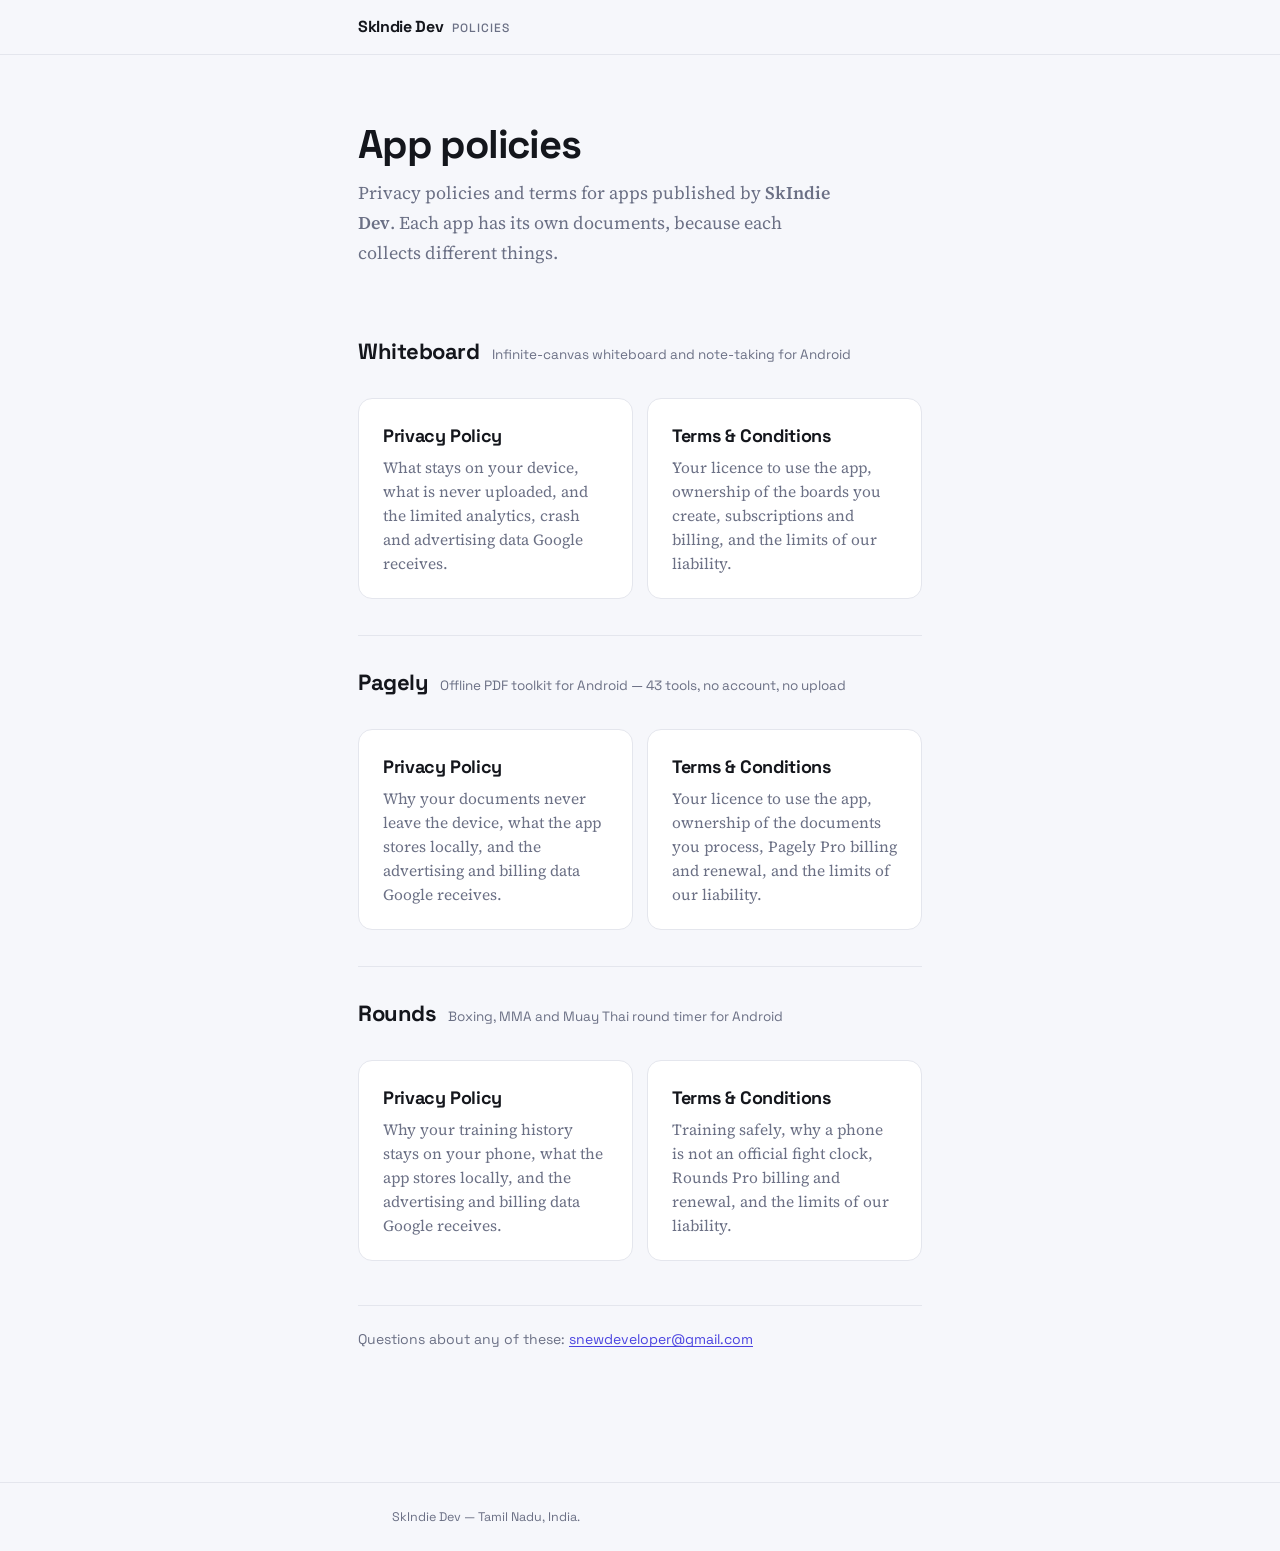
<file: index.html>
<!doctype html>
<html lang="en">
<head>
<meta charset="utf-8">
<meta name="viewport" content="width=device-width, initial-scale=1">
<title>SkIndie Dev — App Policies</title>
<meta name="description" content="Privacy policies and terms and conditions for apps published by SkIndie Dev.">
<meta name="color-scheme" content="light dark">
<link rel="icon" href="data:image/svg+xml,<svg xmlns='http://www.w3.org/2000/svg' viewBox='0 0 100 100'><rect width='100' height='100' rx='22' fill='%234B44E0'/><path d='M28 66c8-26 20-36 30-26' stroke='white' stroke-width='9' fill='none' stroke-linecap='round'/></svg>">
<link rel="preconnect" href="https://fonts.googleapis.com">
<link rel="preconnect" href="https://fonts.gstatic.com" crossorigin>
<link rel="stylesheet" href="https://fonts.googleapis.com/css2?family=Space+Grotesk:wght@500;600;700&family=Source+Serif+4:opsz,wght@8..60,400;8..60,600&display=swap">
<link rel="stylesheet" href="styles.css">
</head>
<body>

<a class="skip" href="#content">Skip to content</a>

<header class="top">
  <div class="top-inner">
    <a class="wordmark" href="index.html">SkIndie Dev <span class="sub">Policies</span></a>
  </div>
</header>

<main id="content">
  <div class="hero">
    <h1>App policies</h1>
    <p>Privacy policies and terms for apps published by <strong>SkIndie Dev</strong>. Each app has
      its own documents, because each collects different things.</p>
  </div>

  <section class="app-group">
    <div class="app-head">
      <span class="app-name">Whiteboard</span>
      <span class="app-desc">Infinite-canvas whiteboard and note-taking for Android</span>
    </div>
    <div class="cards">
      <a class="card" href="whiteboard/privacy-policy.html">
        <p class="card-title">Privacy Policy</p>
        <p class="card-desc">What stays on your device, what is never uploaded, and the limited
          analytics, crash and advertising data Google receives.</p>
      </a>
      <a class="card" href="whiteboard/terms.html">
        <p class="card-title">Terms &amp; Conditions</p>
        <p class="card-desc">Your licence to use the app, ownership of the boards you create,
          subscriptions and billing, and the limits of our liability.</p>
      </a>
    </div>
  </section>

  <section class="app-group">
    <div class="app-head">
      <span class="app-name">Pagely</span>
      <span class="app-desc">Offline PDF toolkit for Android &mdash; 43 tools, no account, no upload</span>
    </div>
    <div class="cards">
      <a class="card" href="pagely/privacy-policy.html">
        <p class="card-title">Privacy Policy</p>
        <p class="card-desc">Why your documents never leave the device, what the app stores locally,
          and the advertising and billing data Google receives.</p>
      </a>
      <a class="card" href="pagely/terms.html">
        <p class="card-title">Terms &amp; Conditions</p>
        <p class="card-desc">Your licence to use the app, ownership of the documents you process,
          Pagely Pro billing and renewal, and the limits of our liability.</p>
      </a>
    </div>
  </section>

  <section class="app-group">
    <div class="app-head">
      <span class="app-name">Rounds</span>
      <span class="app-desc">Boxing, MMA and Muay Thai round timer for Android</span>
    </div>
    <div class="cards">
      <a class="card" href="rounds/privacy-policy.html">
        <p class="card-title">Privacy Policy</p>
        <p class="card-desc">Why your training history stays on your phone, what the app stores
          locally, and the advertising and billing data Google receives.</p>
      </a>
      <a class="card" href="rounds/terms.html">
        <p class="card-title">Terms &amp; Conditions</p>
        <p class="card-desc">Training safely, why a phone is not an official fight clock, Rounds Pro
          billing and renewal, and the limits of our liability.</p>
      </a>
    </div>
  </section>

  <p class="contact-line">
    Questions about any of these: <a href="mailto:snewdeveloper@gmail.com">snewdeveloper@gmail.com</a>
  </p>
</main>

<footer class="foot">
  <div class="foot-inner">
    <span>SkIndie Dev &mdash; Tamil Nadu, India.</span>
  </div>
</footer>

</body>
</html>
</file>
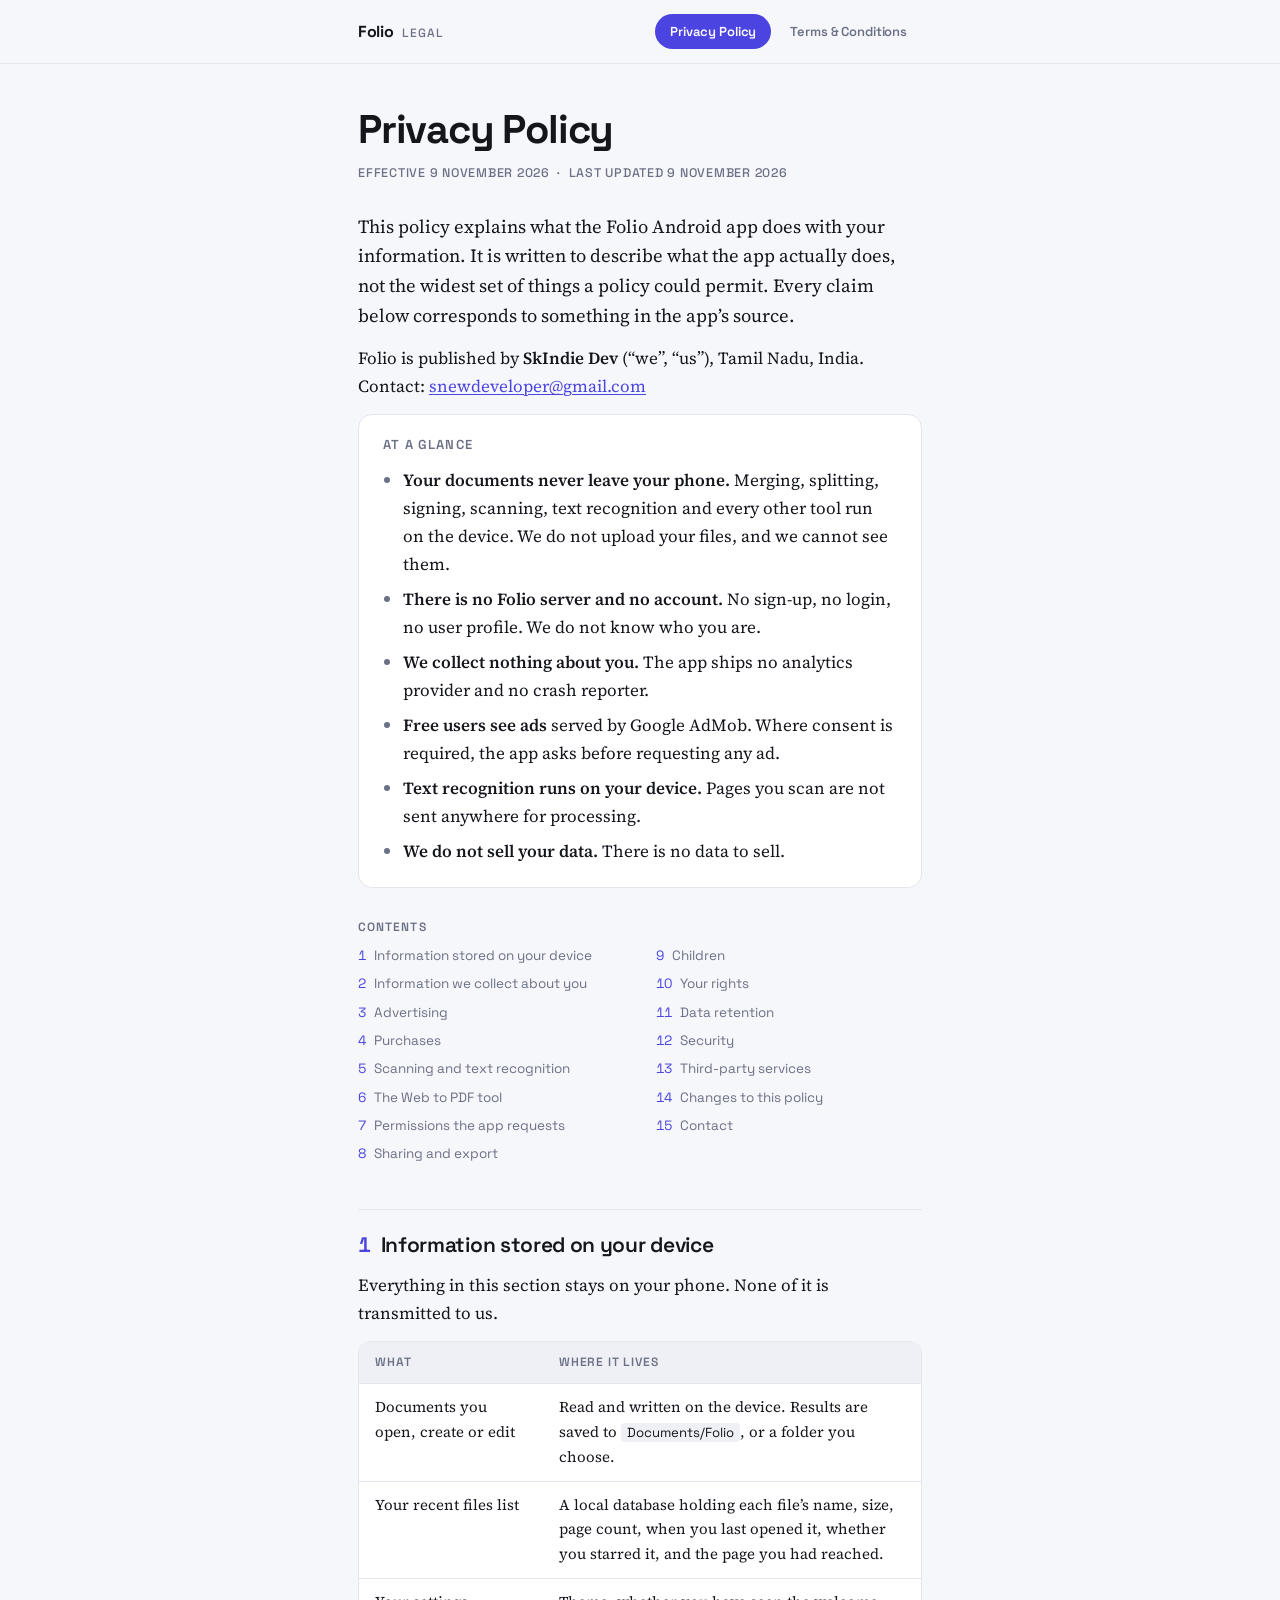
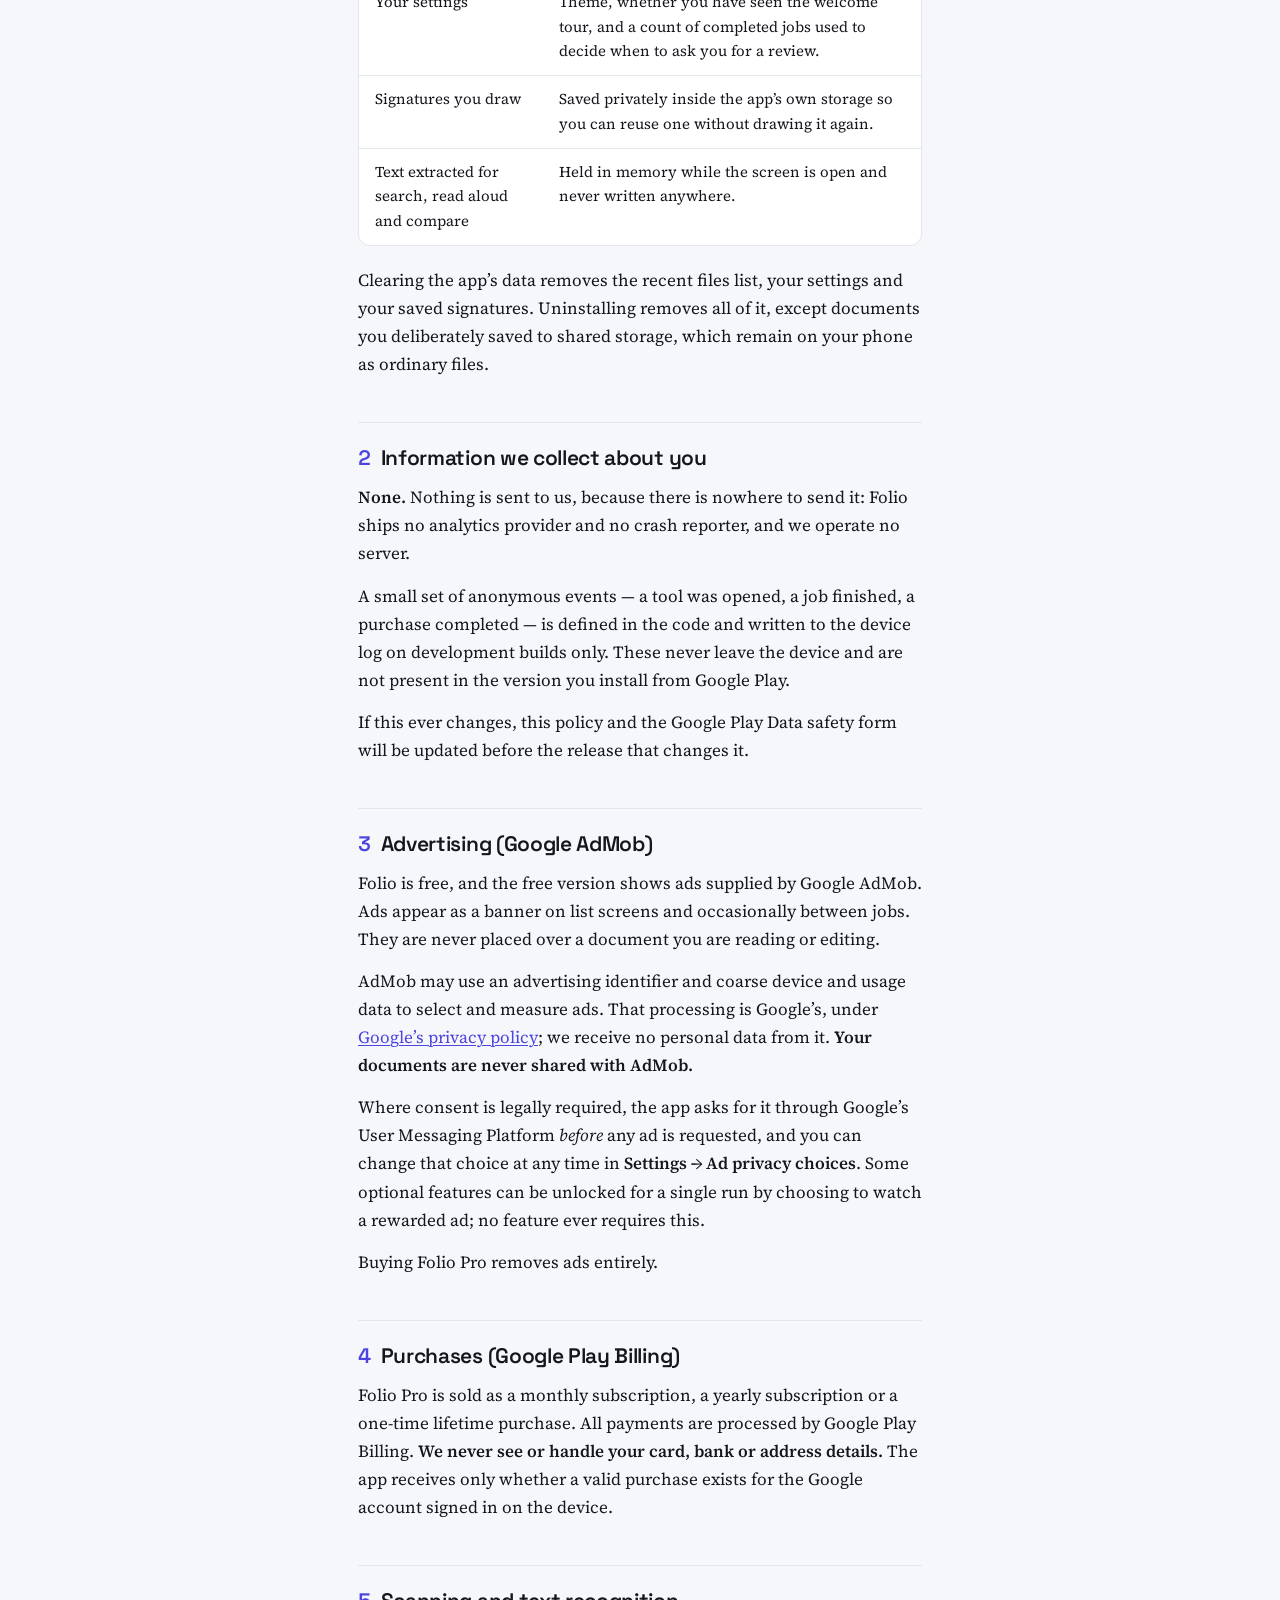
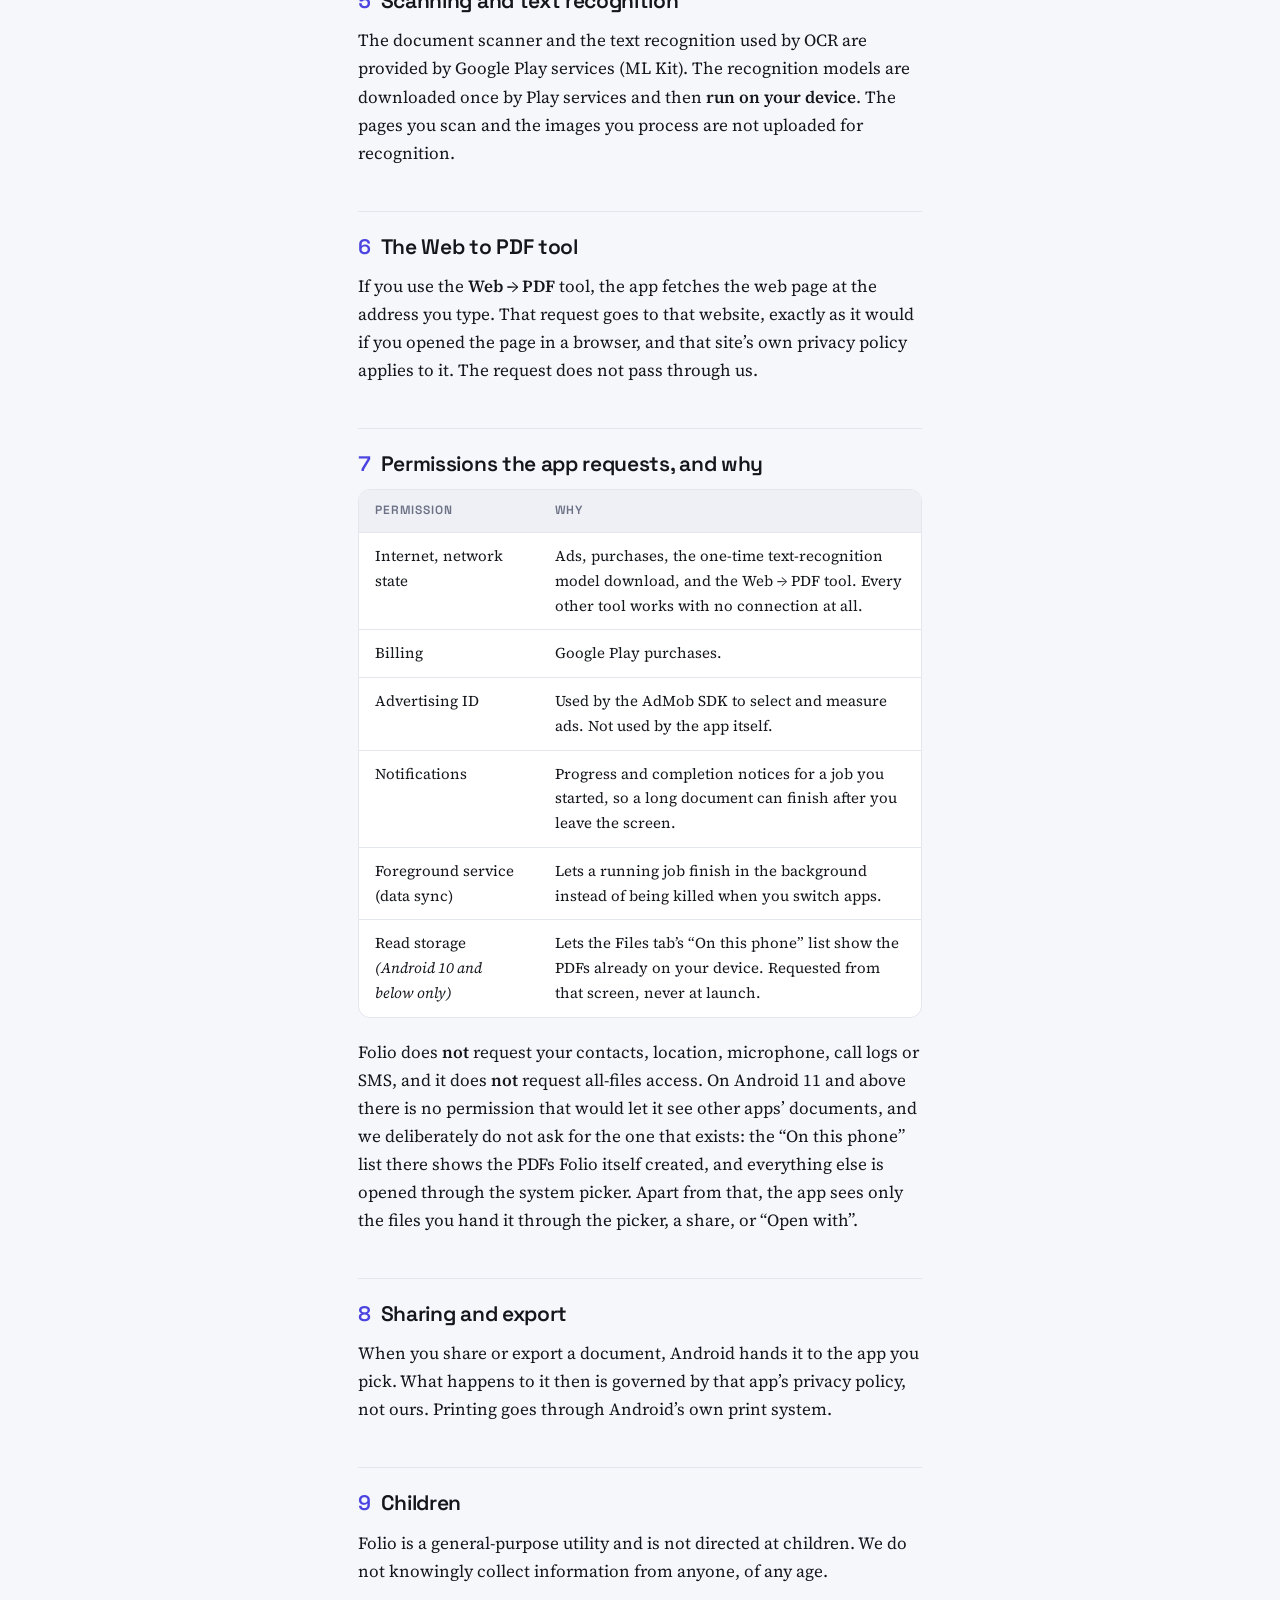
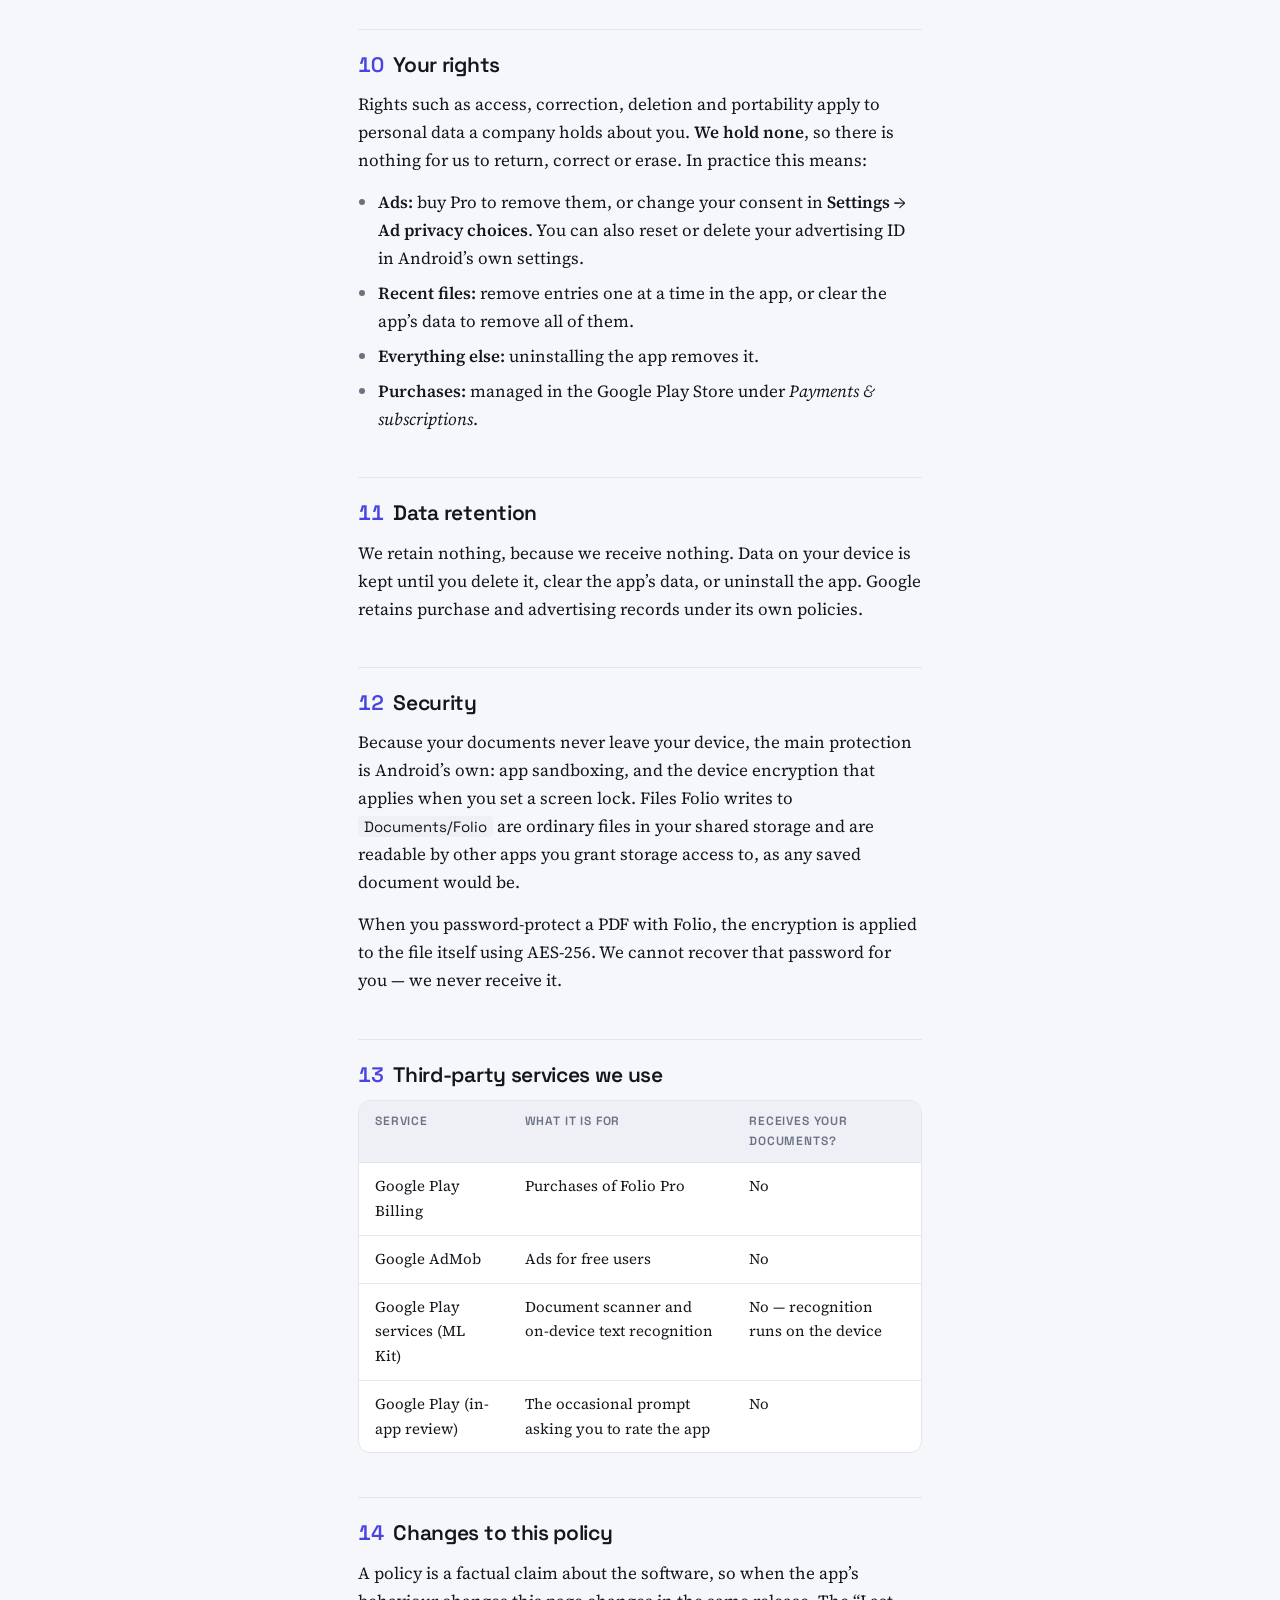
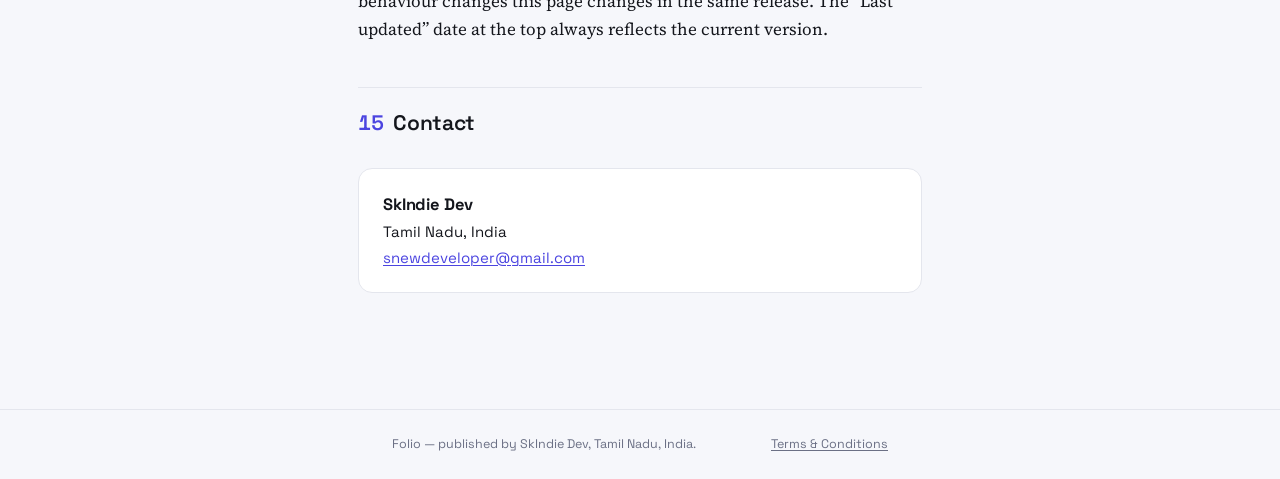
<file: folio/privacy-policy.html>
<!doctype html>
<html lang="en">
<head>
<meta charset="utf-8">
<meta name="viewport" content="width=device-width, initial-scale=1">
<title>Privacy Policy — Folio</title>
<meta name="description" content="How the Folio Android app handles your information. Your documents are processed on your device; there is no account, no server and no upload.">
<meta name="color-scheme" content="light dark">
<link rel="icon" href="data:image/svg+xml,<svg xmlns='http://www.w3.org/2000/svg' viewBox='0 0 100 100'><rect width='100' height='100' rx='22' fill='%23BE4318'/><path d='M34 24h24l12 12v40H34z' fill='none' stroke='white' stroke-width='7' stroke-linejoin='round'/><path d='M58 24v12h12' fill='none' stroke='white' stroke-width='7' stroke-linejoin='round'/></svg>">
<link rel="preconnect" href="https://fonts.googleapis.com">
<link rel="preconnect" href="https://fonts.gstatic.com" crossorigin>
<link rel="stylesheet" href="https://fonts.googleapis.com/css2?family=Space+Grotesk:wght@500;600;700&family=Source+Serif+4:opsz,wght@8..60,400;8..60,600&display=swap">
<link rel="stylesheet" href="../styles.css">
</head>
<body class="app-folio">

<a class="skip" href="#content">Skip to content</a>

<header class="top">
  <div class="top-inner">
    <a class="wordmark" href="../index.html">Folio <span class="sub">Legal</span></a>
    <nav class="docnav" aria-label="Legal documents">
      <a href="privacy-policy.html" aria-current="page">Privacy Policy</a>
      <a href="terms.html">Terms &amp; Conditions</a>
    </nav>
  </div>
</header>

<main id="content">

  <h1>Privacy Policy</h1>
  <p class="dateline">
    Effective 9 November 2026
    &nbsp;·&nbsp;
    Last updated 9 November 2026
  </p>

  <p class="lede">This policy explains what the Folio Android app does with your information. It is
    written to describe what the app actually does, not the widest set of things a policy could
    permit. Every claim below corresponds to something in the app&rsquo;s source.</p>

  <p>Folio is published by <strong>SkIndie Dev</strong> (&ldquo;we&rdquo;, &ldquo;us&rdquo;),
    Tamil Nadu, India. Contact: <a href="mailto:snewdeveloper@gmail.com">snewdeveloper@gmail.com</a></p>

  <section class="panel">
    <h2>At a glance</h2>
    <ul>
      <li><strong>Your documents never leave your phone.</strong> Merging, splitting, signing,
        scanning, text recognition and every other tool run on the device. We do not upload your
        files, and we cannot see them.</li>
      <li><strong>There is no Folio server and no account.</strong> No sign-up, no login, no user
        profile. We do not know who you are.</li>
      <li><strong>We collect nothing about you.</strong> The app ships no analytics provider and no
        crash reporter.</li>
      <li><strong>Free users see ads</strong> served by Google AdMob. Where consent is required, the
        app asks before requesting any ad.</li>
      <li><strong>Text recognition runs on your device.</strong> Pages you scan are not sent
        anywhere for processing.</li>
      <li><strong>We do not sell your data.</strong> There is no data to sell.</li>
    </ul>
  </section>

  <nav class="toc" aria-label="Contents">
    <h2>Contents</h2>
    <ol>
      <li><a href="#s1">Information stored on your device</a></li>
      <li><a href="#s2">Information we collect about you</a></li>
      <li><a href="#s3">Advertising</a></li>
      <li><a href="#s4">Purchases</a></li>
      <li><a href="#s5">Scanning and text recognition</a></li>
      <li><a href="#s6">The Web to PDF tool</a></li>
      <li><a href="#s7">Permissions the app requests</a></li>
      <li><a href="#s8">Sharing and export</a></li>
      <li><a href="#s9">Children</a></li>
      <li><a href="#s10">Your rights</a></li>
      <li><a href="#s11">Data retention</a></li>
      <li><a href="#s12">Security</a></li>
      <li><a href="#s13">Third-party services</a></li>
      <li><a href="#s14">Changes to this policy</a></li>
      <li><a href="#s15">Contact</a></li>
    </ol>
  </nav>

  <h2 id="s1"><span class="num">1</span>Information stored on your device</h2>
  <p>Everything in this section stays on your phone. None of it is transmitted to us.</p>
  <div class="table-wrap">
    <table>
      <thead><tr><th scope="col">What</th><th scope="col">Where it lives</th></tr></thead>
      <tbody>
        <tr><td>Documents you open, create or edit</td><td>Read and written on the device. Results are saved to <code>Documents/Folio</code>, or a folder you choose.</td></tr>
        <tr><td>Your recent files list</td><td>A local database holding each file&rsquo;s name, size, page count, when you last opened it, whether you starred it, and the page you had reached.</td></tr>
        <tr><td>Your settings</td><td>Theme, whether you have seen the welcome tour, and a count of completed jobs used to decide when to ask you for a review.</td></tr>
        <tr><td>Signatures you draw</td><td>Saved privately inside the app&rsquo;s own storage so you can reuse one without drawing it again.</td></tr>
        <tr><td>Text extracted for search, read aloud and compare</td><td>Held in memory while the screen is open and never written anywhere.</td></tr>
      </tbody>
    </table>
  </div>
  <p>Clearing the app&rsquo;s data removes the recent files list, your settings and your saved
    signatures. Uninstalling removes all of it, except documents you deliberately saved to shared
    storage, which remain on your phone as ordinary files.</p>

  <h2 id="s2"><span class="num">2</span>Information we collect about you</h2>
  <p><strong>None.</strong> Nothing is sent to us, because there is nowhere to send it: Folio ships
    no analytics provider and no crash reporter, and we operate no server.</p>
  <p>A small set of anonymous events &mdash; a tool was opened, a job finished, a purchase completed
    &mdash; is defined in the code and written to the device log on development builds only. These
    never leave the device and are not present in the version you install from Google Play.</p>
  <p>If this ever changes, this policy and the Google Play Data safety form will be updated before
    the release that changes it.</p>

  <h2 id="s3"><span class="num">3</span>Advertising (Google AdMob)</h2>
  <p>Folio is free, and the free version shows ads supplied by Google AdMob. Ads appear as a banner
    on list screens and occasionally between jobs. They are never placed over a document you are
    reading or editing.</p>
  <p>AdMob may use an advertising identifier and coarse device and usage data to select and measure
    ads. That processing is Google&rsquo;s, under
    <a href="https://policies.google.com/privacy" rel="noopener">Google&rsquo;s privacy policy</a>;
    we receive no personal data from it. <strong>Your documents are never shared with AdMob.</strong></p>
  <p>Where consent is legally required, the app asks for it through Google&rsquo;s User Messaging
    Platform <em>before</em> any ad is requested, and you can change that choice at any time in
    <strong>Settings &rarr; Ad privacy choices</strong>. Some optional features can be unlocked for a
    single run by choosing to watch a rewarded ad; no feature ever requires this.</p>
  <p>Buying Folio Pro removes ads entirely.</p>

  <h2 id="s4"><span class="num">4</span>Purchases (Google Play Billing)</h2>
  <p>Folio Pro is sold as a monthly subscription, a yearly subscription or a one-time lifetime
    purchase. All payments are processed by Google Play Billing. <strong>We never see or handle your
    card, bank or address details.</strong> The app receives only whether a valid purchase exists for
    the Google account signed in on the device.</p>

  <h2 id="s5"><span class="num">5</span>Scanning and text recognition</h2>
  <p>The document scanner and the text recognition used by OCR are provided by Google Play services
    (ML Kit). The recognition models are downloaded once by Play services and then
    <strong>run on your device</strong>. The pages you scan and the images you process are not
    uploaded for recognition.</p>

  <h2 id="s6"><span class="num">6</span>The Web to PDF tool</h2>
  <p>If you use the <strong>Web &rarr; PDF</strong> tool, the app fetches the web page at the address
    you type. That request goes to that website, exactly as it would if you opened the page in a
    browser, and that site&rsquo;s own privacy policy applies to it. The request does not pass through
    us.</p>

  <h2 id="s7"><span class="num">7</span>Permissions the app requests, and why</h2>
  <div class="table-wrap">
    <table>
      <thead><tr><th scope="col">Permission</th><th scope="col">Why</th></tr></thead>
      <tbody>
        <tr><td>Internet, network state</td><td>Ads, purchases, the one-time text-recognition model download, and the Web &rarr; PDF tool. Every other tool works with no connection at all.</td></tr>
        <tr><td>Billing</td><td>Google Play purchases.</td></tr>
        <tr><td>Advertising ID</td><td>Used by the AdMob SDK to select and measure ads. Not used by the app itself.</td></tr>
        <tr><td>Notifications</td><td>Progress and completion notices for a job you started, so a long document can finish after you leave the screen.</td></tr>
        <tr><td>Foreground service (data sync)</td><td>Lets a running job finish in the background instead of being killed when you switch apps.</td></tr>
        <tr><td>Read storage <em>(Android 10 and below only)</em></td><td>Lets the Files tab&rsquo;s &ldquo;On this phone&rdquo; list show the PDFs already on your device. Requested from that screen, never at launch.</td></tr>
      </tbody>
    </table>
  </div>
  <p>Folio does <strong>not</strong> request your contacts, location, microphone, call logs or SMS,
    and it does <strong>not</strong> request all-files access. On Android 11 and above there is no
    permission that would let it see other apps&rsquo; documents, and we deliberately do not ask for
    the one that exists: the &ldquo;On this phone&rdquo; list there shows the PDFs Folio itself
    created, and everything else is opened through the system picker. Apart from that, the app sees
    only the files you hand it through the picker, a share, or &ldquo;Open with&rdquo;.</p>

  <h2 id="s8"><span class="num">8</span>Sharing and export</h2>
  <p>When you share or export a document, Android hands it to the app you pick. What happens to it
    then is governed by that app&rsquo;s privacy policy, not ours. Printing goes through
    Android&rsquo;s own print system.</p>

  <h2 id="s9"><span class="num">9</span>Children</h2>
  <p>Folio is a general-purpose utility and is not directed at children. We do not knowingly collect
    information from anyone, of any age.</p>

  <h2 id="s10"><span class="num">10</span>Your rights</h2>
  <p>Rights such as access, correction, deletion and portability apply to personal data a company
    holds about you. <strong>We hold none</strong>, so there is nothing for us to return, correct or
    erase. In practice this means:</p>
  <ul>
    <li><strong>Ads:</strong> buy Pro to remove them, or change your consent in
      <strong>Settings &rarr; Ad privacy choices</strong>. You can also reset or delete your
      advertising ID in Android&rsquo;s own settings.</li>
    <li><strong>Recent files:</strong> remove entries one at a time in the app, or clear the
      app&rsquo;s data to remove all of them.</li>
    <li><strong>Everything else:</strong> uninstalling the app removes it.</li>
    <li><strong>Purchases:</strong> managed in the Google Play Store under
      <em>Payments &amp; subscriptions</em>.</li>
  </ul>

  <h2 id="s11"><span class="num">11</span>Data retention</h2>
  <p>We retain nothing, because we receive nothing. Data on your device is kept until you delete it,
    clear the app&rsquo;s data, or uninstall the app. Google retains purchase and advertising records
    under its own policies.</p>

  <h2 id="s12"><span class="num">12</span>Security</h2>
  <p>Because your documents never leave your device, the main protection is Android&rsquo;s own: app
    sandboxing, and the device encryption that applies when you set a screen lock. Files Folio writes
    to <code>Documents/Folio</code> are ordinary files in your shared storage and are readable by
    other apps you grant storage access to, as any saved document would be.</p>
  <p>When you password-protect a PDF with Folio, the encryption is applied to the file itself using
    AES-256. We cannot recover that password for you &mdash; we never receive it.</p>

  <h2 id="s13"><span class="num">13</span>Third-party services we use</h2>
  <div class="table-wrap">
    <table>
      <thead><tr><th scope="col">Service</th><th scope="col">What it is for</th><th scope="col">Receives your documents?</th></tr></thead>
      <tbody>
        <tr><td>Google Play Billing</td><td>Purchases of Folio Pro</td><td>No</td></tr>
        <tr><td>Google AdMob</td><td>Ads for free users</td><td>No</td></tr>
        <tr><td>Google Play services (ML Kit)</td><td>Document scanner and on-device text recognition</td><td>No &mdash; recognition runs on the device</td></tr>
        <tr><td>Google Play (in-app review)</td><td>The occasional prompt asking you to rate the app</td><td>No</td></tr>
      </tbody>
    </table>
  </div>

  <h2 id="s14"><span class="num">14</span>Changes to this policy</h2>
  <p>A policy is a factual claim about the software, so when the app&rsquo;s behaviour changes this
    page changes in the same release. The &ldquo;Last updated&rdquo; date at the top always reflects
    the current version.</p>

  <h2 id="s15"><span class="num">15</span>Contact</h2>
  <div class="contact">
    <div class="org">SkIndie Dev</div>
    Tamil Nadu, India<br>
    <a href="mailto:snewdeveloper@gmail.com">snewdeveloper@gmail.com</a>
  </div>

</main>

<footer class="foot">
  <div class="foot-inner">
    <span>Folio &mdash; published by SkIndie Dev, Tamil Nadu, India.</span>
    <span><a href="terms.html">Terms &amp; Conditions</a></span>
  </div>
</footer>

</body>
</html>
</file>
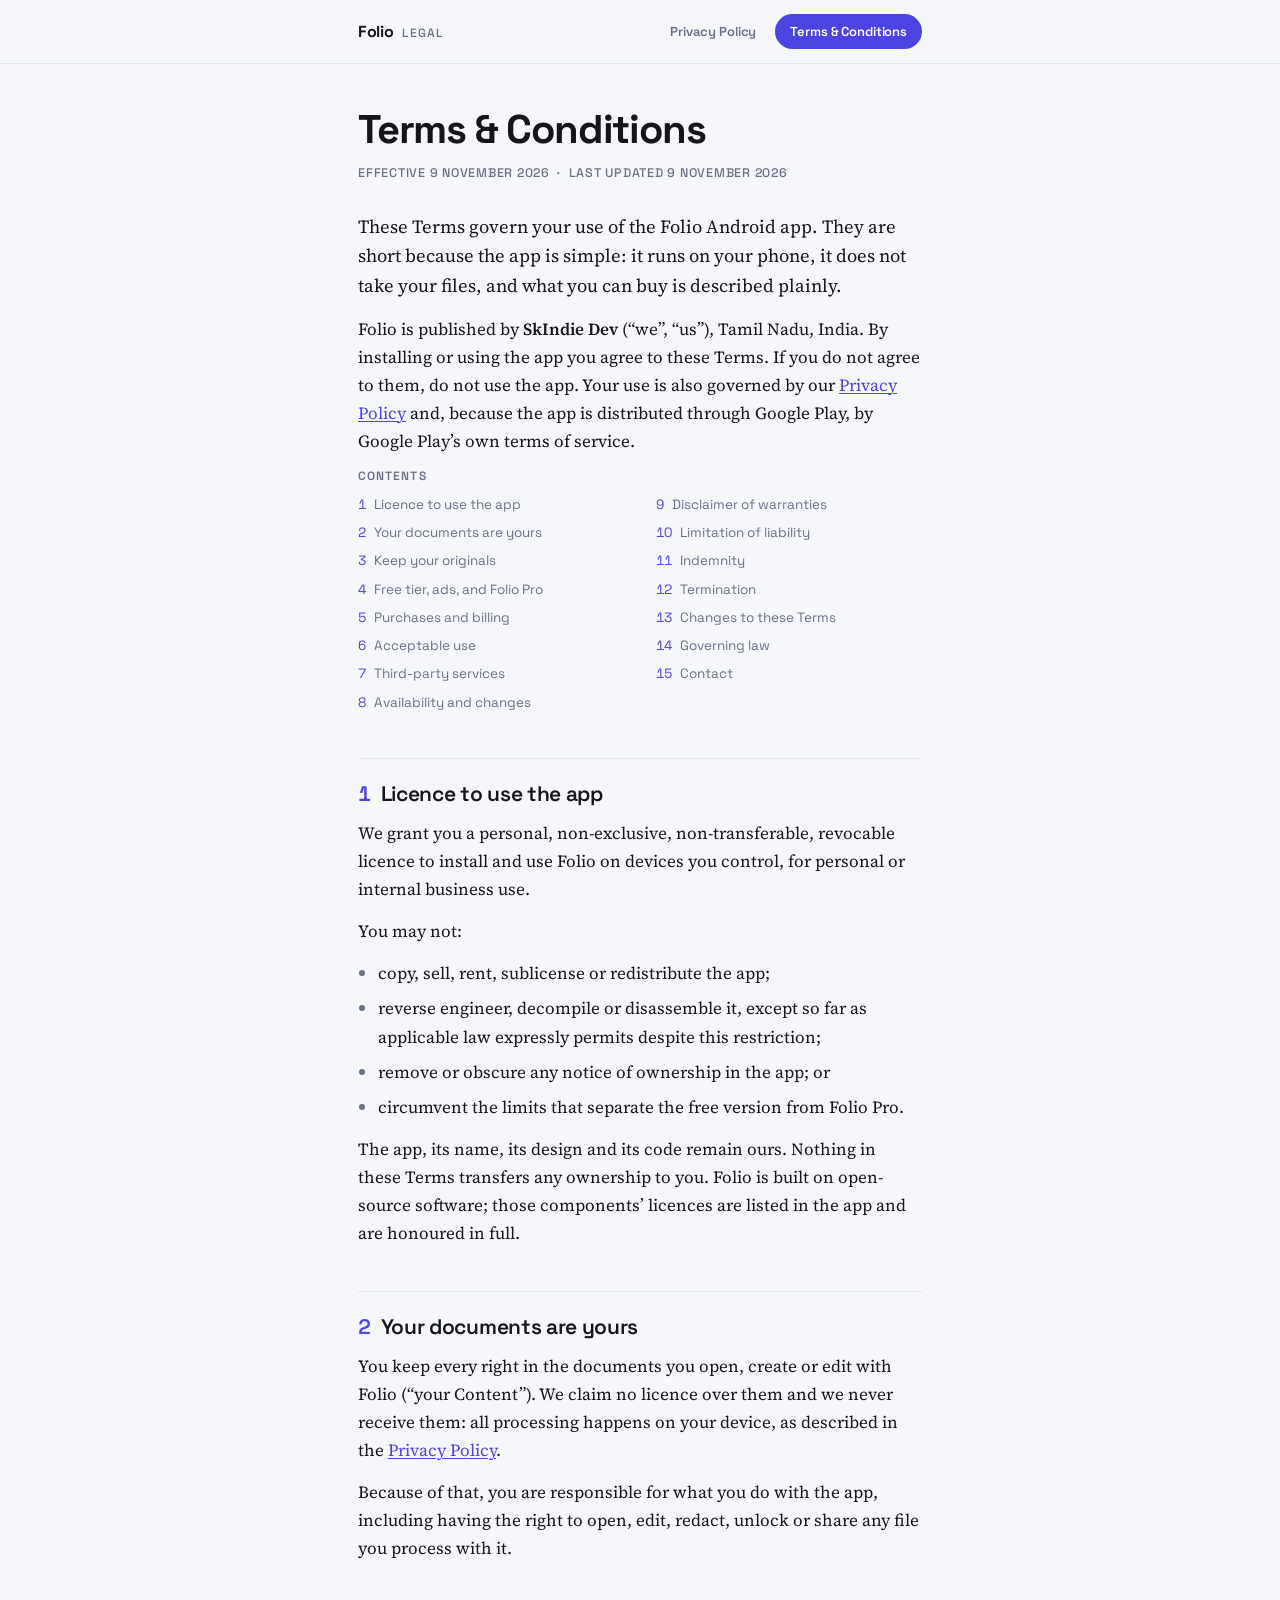
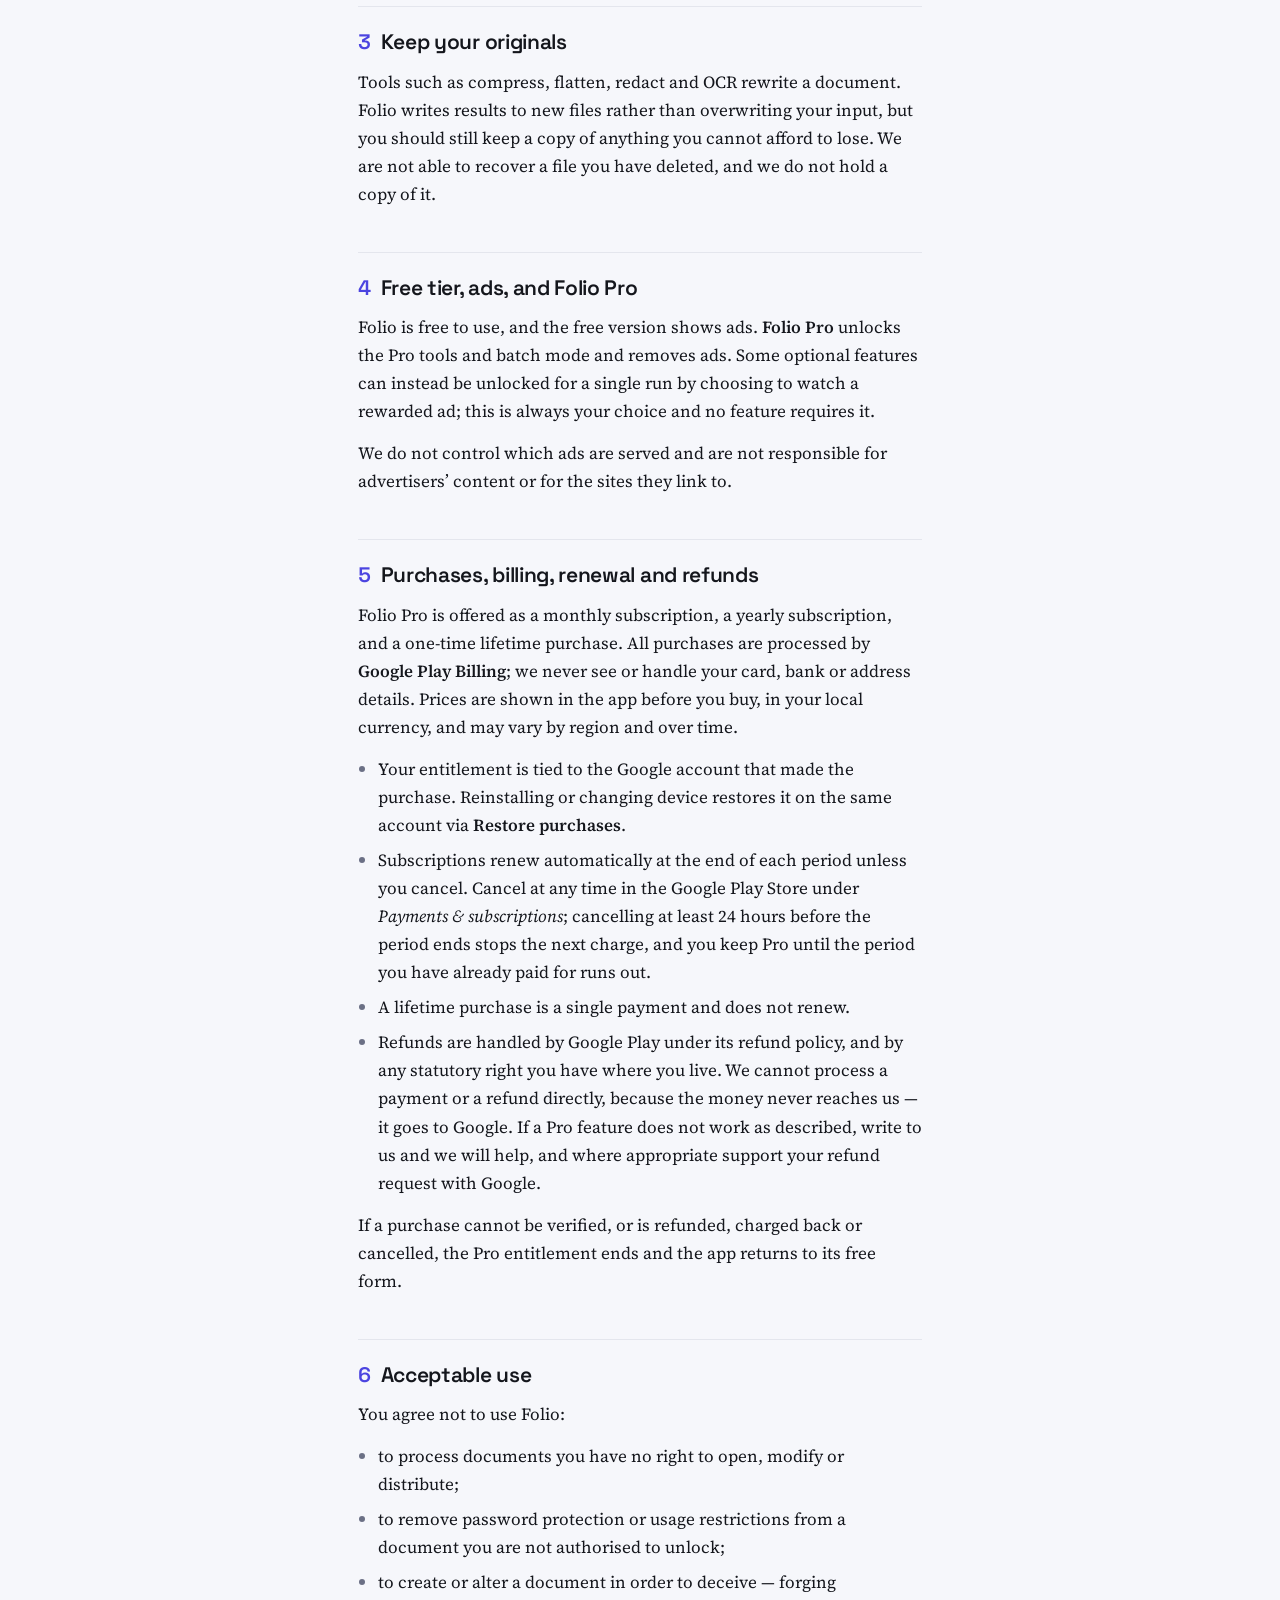
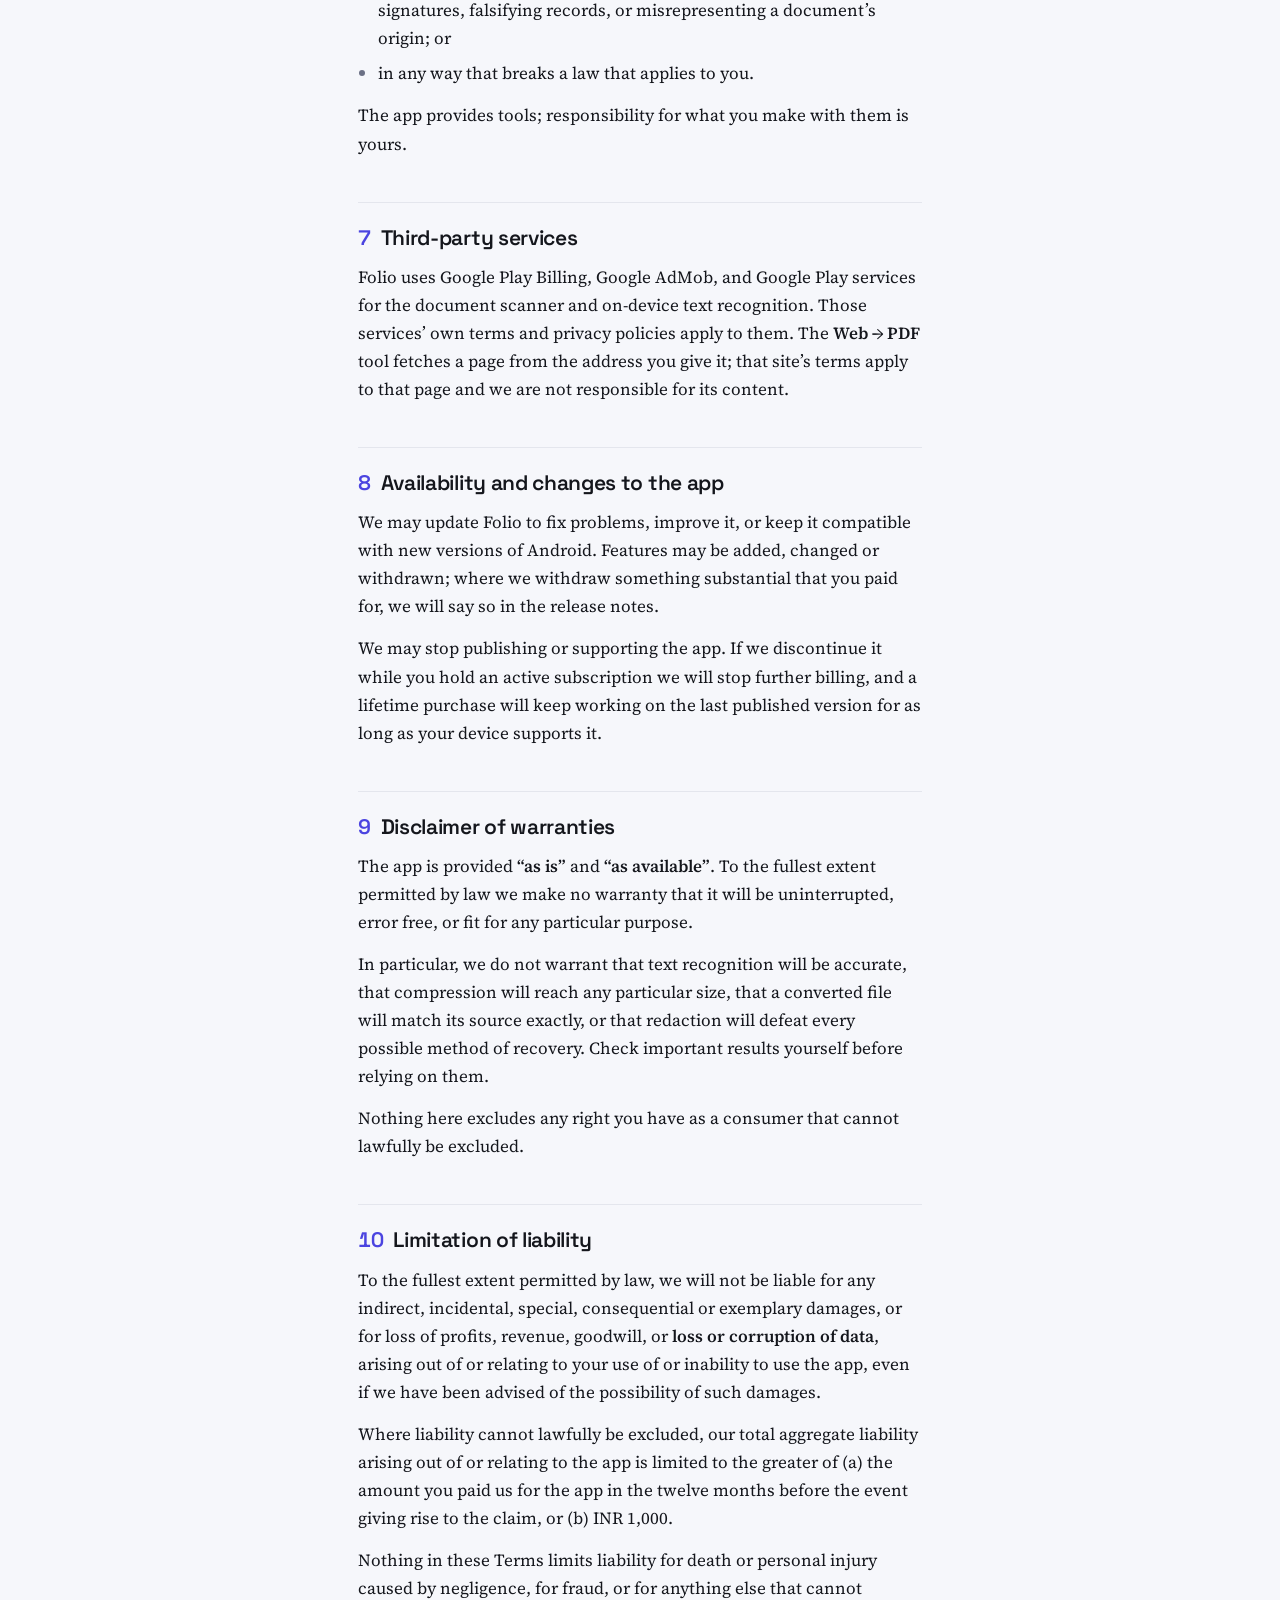
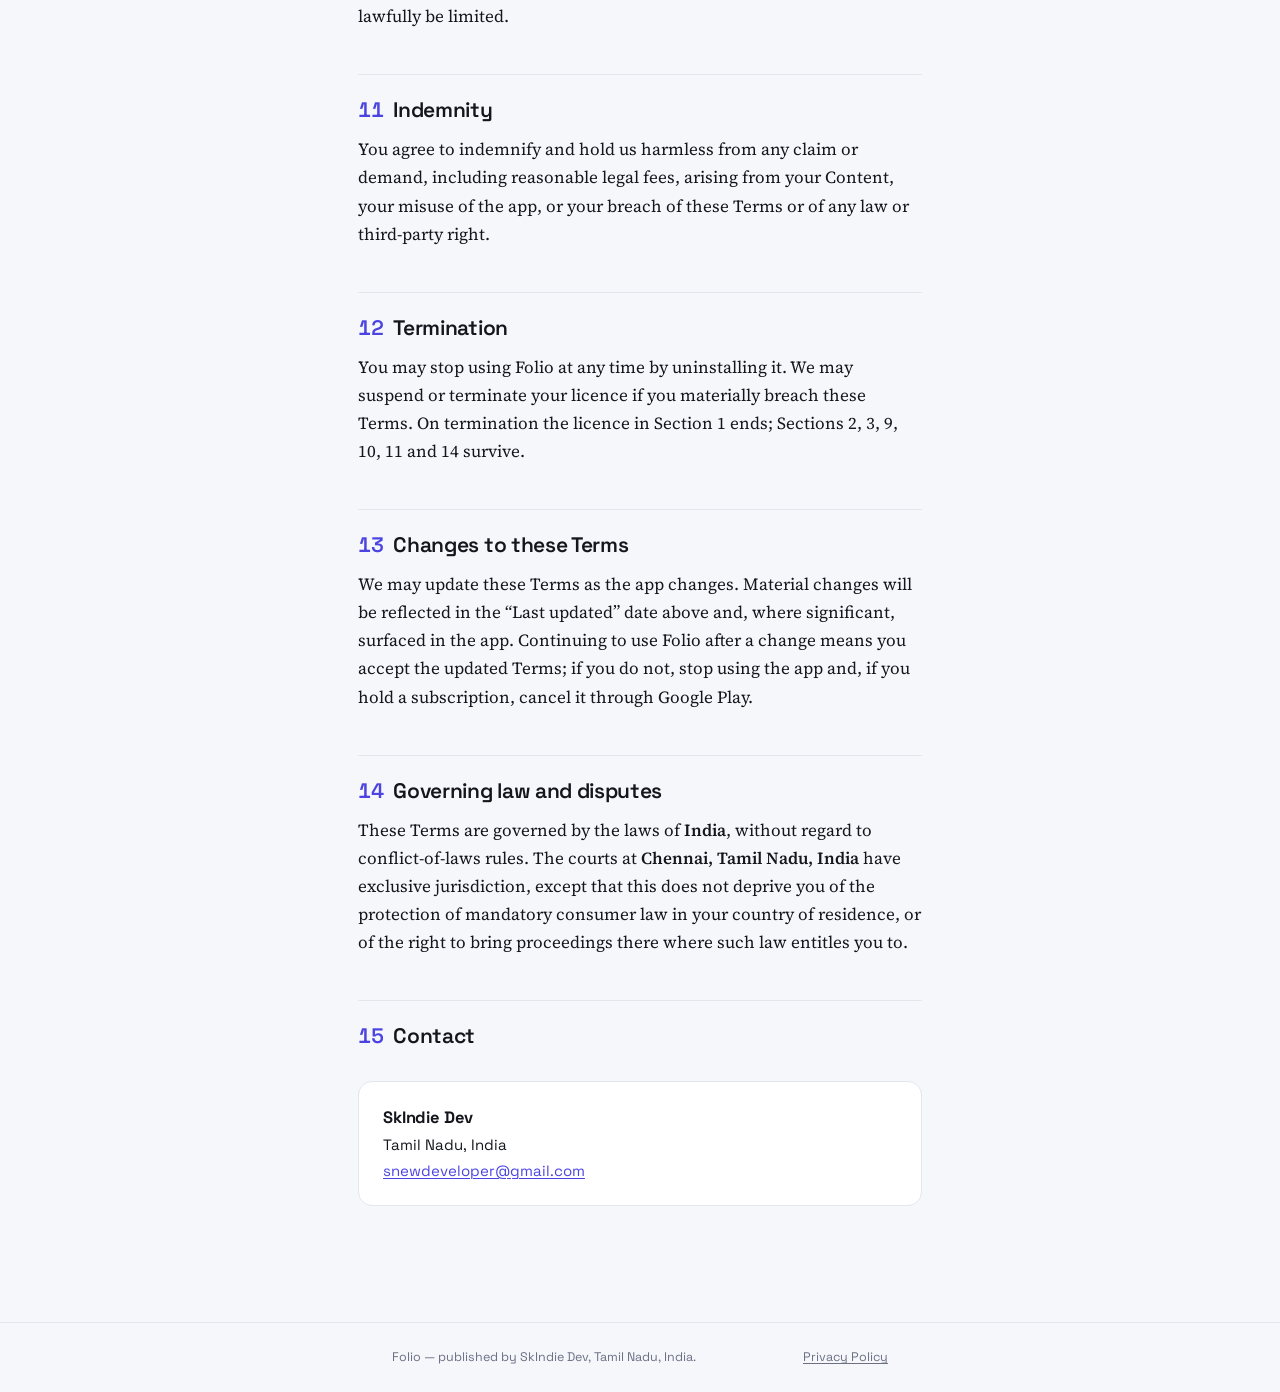
<file: folio/terms.html>
<!doctype html>
<html lang="en">
<head>
<meta charset="utf-8">
<meta name="viewport" content="width=device-width, initial-scale=1">
<title>Terms &amp; Conditions — Folio</title>
<meta name="description" content="The terms you agree to when you use Folio, the offline PDF toolkit for Android.">
<meta name="color-scheme" content="light dark">
<link rel="icon" href="data:image/svg+xml,<svg xmlns='http://www.w3.org/2000/svg' viewBox='0 0 100 100'><rect width='100' height='100' rx='22' fill='%23BE4318'/><path d='M34 24h24l12 12v40H34z' fill='none' stroke='white' stroke-width='7' stroke-linejoin='round'/><path d='M58 24v12h12' fill='none' stroke='white' stroke-width='7' stroke-linejoin='round'/></svg>">
<link rel="preconnect" href="https://fonts.googleapis.com">
<link rel="preconnect" href="https://fonts.gstatic.com" crossorigin>
<link rel="stylesheet" href="https://fonts.googleapis.com/css2?family=Space+Grotesk:wght@500;600;700&family=Source+Serif+4:opsz,wght@8..60,400;8..60,600&display=swap">
<link rel="stylesheet" href="../styles.css">
</head>
<body class="app-folio">

<a class="skip" href="#content">Skip to content</a>

<header class="top">
  <div class="top-inner">
    <a class="wordmark" href="../index.html">Folio <span class="sub">Legal</span></a>
    <nav class="docnav" aria-label="Legal documents">
      <a href="privacy-policy.html">Privacy Policy</a>
      <a href="terms.html" aria-current="page">Terms &amp; Conditions</a>
    </nav>
  </div>
</header>

<main id="content">

  <h1>Terms &amp; Conditions</h1>
  <p class="dateline">
    Effective 9 November 2026
    &nbsp;·&nbsp;
    Last updated 9 November 2026
  </p>

  <p class="lede">These Terms govern your use of the Folio Android app. They are short because the
    app is simple: it runs on your phone, it does not take your files, and what you can buy is
    described plainly.</p>

  <p>Folio is published by <strong>SkIndie Dev</strong> (&ldquo;we&rdquo;, &ldquo;us&rdquo;),
    Tamil Nadu, India. By installing or using the app you agree to these Terms. If you do not agree
    to them, do not use the app. Your use is also governed by our
    <a href="privacy-policy.html">Privacy Policy</a> and, because the app is distributed through
    Google Play, by Google Play&rsquo;s own terms of service.</p>

  <nav class="toc" aria-label="Contents">
    <h2>Contents</h2>
    <ol>
      <li><a href="#s1">Licence to use the app</a></li>
      <li><a href="#s2">Your documents are yours</a></li>
      <li><a href="#s3">Keep your originals</a></li>
      <li><a href="#s4">Free tier, ads, and Folio Pro</a></li>
      <li><a href="#s5">Purchases and billing</a></li>
      <li><a href="#s6">Acceptable use</a></li>
      <li><a href="#s7">Third-party services</a></li>
      <li><a href="#s8">Availability and changes</a></li>
      <li><a href="#s9">Disclaimer of warranties</a></li>
      <li><a href="#s10">Limitation of liability</a></li>
      <li><a href="#s11">Indemnity</a></li>
      <li><a href="#s12">Termination</a></li>
      <li><a href="#s13">Changes to these Terms</a></li>
      <li><a href="#s14">Governing law</a></li>
      <li><a href="#s15">Contact</a></li>
    </ol>
  </nav>

  <h2 id="s1"><span class="num">1</span>Licence to use the app</h2>
  <p>We grant you a personal, non-exclusive, non-transferable, revocable licence to install and use
    Folio on devices you control, for personal or internal business use.</p>
  <p>You may not:</p>
  <ul>
    <li>copy, sell, rent, sublicense or redistribute the app;</li>
    <li>reverse engineer, decompile or disassemble it, except so far as applicable law expressly
      permits despite this restriction;</li>
    <li>remove or obscure any notice of ownership in the app; or</li>
    <li>circumvent the limits that separate the free version from Folio Pro.</li>
  </ul>
  <p>The app, its name, its design and its code remain ours. Nothing in these Terms transfers any
    ownership to you. Folio is built on open-source software; those components&rsquo; licences are
    listed in the app and are honoured in full.</p>

  <h2 id="s2"><span class="num">2</span>Your documents are yours</h2>
  <p>You keep every right in the documents you open, create or edit with Folio
    (&ldquo;your Content&rdquo;). We claim no licence over them and we never receive them: all
    processing happens on your device, as described in the
    <a href="privacy-policy.html">Privacy Policy</a>.</p>
  <p>Because of that, you are responsible for what you do with the app, including having the right
    to open, edit, redact, unlock or share any file you process with it.</p>

  <h2 id="s3"><span class="num">3</span>Keep your originals</h2>
  <p>Tools such as compress, flatten, redact and OCR rewrite a document. Folio writes results to new
    files rather than overwriting your input, but you should still keep a copy of anything you
    cannot afford to lose. We are not able to recover a file you have deleted, and we do not hold a
    copy of it.</p>

  <h2 id="s4"><span class="num">4</span>Free tier, ads, and Folio Pro</h2>
  <p>Folio is free to use, and the free version shows ads. <strong>Folio Pro</strong> unlocks the Pro
    tools and batch mode and removes ads. Some optional features can instead be unlocked for a
    single run by choosing to watch a rewarded ad; this is always your choice and no feature
    requires it.</p>
  <p>We do not control which ads are served and are not responsible for advertisers&rsquo; content or
    for the sites they link to.</p>

  <h2 id="s5"><span class="num">5</span>Purchases, billing, renewal and refunds</h2>
  <p>Folio Pro is offered as a monthly subscription, a yearly subscription, and a one-time lifetime
    purchase. All purchases are processed by <strong>Google Play Billing</strong>; we never see or
    handle your card, bank or address details. Prices are shown in the app before you buy, in your
    local currency, and may vary by region and over time.</p>
  <ul>
    <li>Your entitlement is tied to the Google account that made the purchase. Reinstalling or
      changing device restores it on the same account via <strong>Restore purchases</strong>.</li>
    <li>Subscriptions renew automatically at the end of each period unless you cancel. Cancel at any
      time in the Google Play Store under <em>Payments &amp; subscriptions</em>; cancelling at least
      24 hours before the period ends stops the next charge, and you keep Pro until the period you
      have already paid for runs out.</li>
    <li>A lifetime purchase is a single payment and does not renew.</li>
    <li>Refunds are handled by Google Play under its refund policy, and by any statutory right you
      have where you live. We cannot process a payment or a refund directly, because the money never
      reaches us &mdash; it goes to Google. If a Pro feature does not work as described, write to us
      and we will help, and where appropriate support your refund request with Google.</li>
  </ul>
  <p>If a purchase cannot be verified, or is refunded, charged back or cancelled, the Pro
    entitlement ends and the app returns to its free form.</p>

  <h2 id="s6"><span class="num">6</span>Acceptable use</h2>
  <p>You agree not to use Folio:</p>
  <ul>
    <li>to process documents you have no right to open, modify or distribute;</li>
    <li>to remove password protection or usage restrictions from a document you are not authorised
      to unlock;</li>
    <li>to create or alter a document in order to deceive &mdash; forging signatures, falsifying
      records, or misrepresenting a document&rsquo;s origin; or</li>
    <li>in any way that breaks a law that applies to you.</li>
  </ul>
  <p>The app provides tools; responsibility for what you make with them is yours.</p>

  <h2 id="s7"><span class="num">7</span>Third-party services</h2>
  <p>Folio uses Google Play Billing, Google AdMob, and Google Play services for the document scanner
    and on-device text recognition. Those services&rsquo; own terms and privacy policies apply to
    them. The <strong>Web &rarr; PDF</strong> tool fetches a page from the address you give it; that
    site&rsquo;s terms apply to that page and we are not responsible for its content.</p>

  <h2 id="s8"><span class="num">8</span>Availability and changes to the app</h2>
  <p>We may update Folio to fix problems, improve it, or keep it compatible with new versions of
    Android. Features may be added, changed or withdrawn; where we withdraw something substantial
    that you paid for, we will say so in the release notes.</p>
  <p>We may stop publishing or supporting the app. If we discontinue it while you hold an active
    subscription we will stop further billing, and a lifetime purchase will keep working on the last
    published version for as long as your device supports it.</p>

  <h2 id="s9"><span class="num">9</span>Disclaimer of warranties</h2>
  <p>The app is provided <strong>&ldquo;as is&rdquo;</strong> and
    <strong>&ldquo;as available&rdquo;</strong>. To the fullest extent permitted by law we make no
    warranty that it will be uninterrupted, error free, or fit for any particular purpose.</p>
  <p>In particular, we do not warrant that text recognition will be accurate, that compression will
    reach any particular size, that a converted file will match its source exactly, or that
    redaction will defeat every possible method of recovery. Check important results yourself before
    relying on them.</p>
  <p>Nothing here excludes any right you have as a consumer that cannot lawfully be excluded.</p>

  <h2 id="s10"><span class="num">10</span>Limitation of liability</h2>
  <p>To the fullest extent permitted by law, we will not be liable for any indirect, incidental,
    special, consequential or exemplary damages, or for loss of profits, revenue, goodwill, or
    <strong>loss or corruption of data</strong>, arising out of or relating to your use of or
    inability to use the app, even if we have been advised of the possibility of such damages.</p>
  <p>Where liability cannot lawfully be excluded, our total aggregate liability arising out of or
    relating to the app is limited to the greater of (a) the amount you paid us for the app in the
    twelve months before the event giving rise to the claim, or (b) INR 1,000.</p>
  <p>Nothing in these Terms limits liability for death or personal injury caused by negligence, for
    fraud, or for anything else that cannot lawfully be limited.</p>

  <h2 id="s11"><span class="num">11</span>Indemnity</h2>
  <p>You agree to indemnify and hold us harmless from any claim or demand, including reasonable
    legal fees, arising from your Content, your misuse of the app, or your breach of these Terms or
    of any law or third-party right.</p>

  <h2 id="s12"><span class="num">12</span>Termination</h2>
  <p>You may stop using Folio at any time by uninstalling it. We may suspend or terminate your
    licence if you materially breach these Terms. On termination the licence in Section 1 ends;
    Sections 2, 3, 9, 10, 11 and 14 survive.</p>

  <h2 id="s13"><span class="num">13</span>Changes to these Terms</h2>
  <p>We may update these Terms as the app changes. Material changes will be reflected in the
    &ldquo;Last updated&rdquo; date above and, where significant, surfaced in the app. Continuing to
    use Folio after a change means you accept the updated Terms; if you do not, stop using the app
    and, if you hold a subscription, cancel it through Google Play.</p>

  <h2 id="s14"><span class="num">14</span>Governing law and disputes</h2>
  <p>These Terms are governed by the laws of <strong>India</strong>, without regard to
    conflict-of-laws rules. The courts at <strong>Chennai, Tamil Nadu, India</strong> have exclusive
    jurisdiction, except that this does not deprive you of the protection of mandatory consumer law
    in your country of residence, or of the right to bring proceedings there where such law entitles
    you to.</p>

  <h2 id="s15"><span class="num">15</span>Contact</h2>
  <div class="contact">
    <div class="org">SkIndie Dev</div>
    Tamil Nadu, India<br>
    <a href="mailto:snewdeveloper@gmail.com">snewdeveloper@gmail.com</a>
  </div>

</main>

<footer class="foot">
  <div class="foot-inner">
    <span>Folio &mdash; published by SkIndie Dev, Tamil Nadu, India.</span>
    <span><a href="privacy-policy.html">Privacy Policy</a></span>
  </div>
</footer>

</body>
</html>
</file>
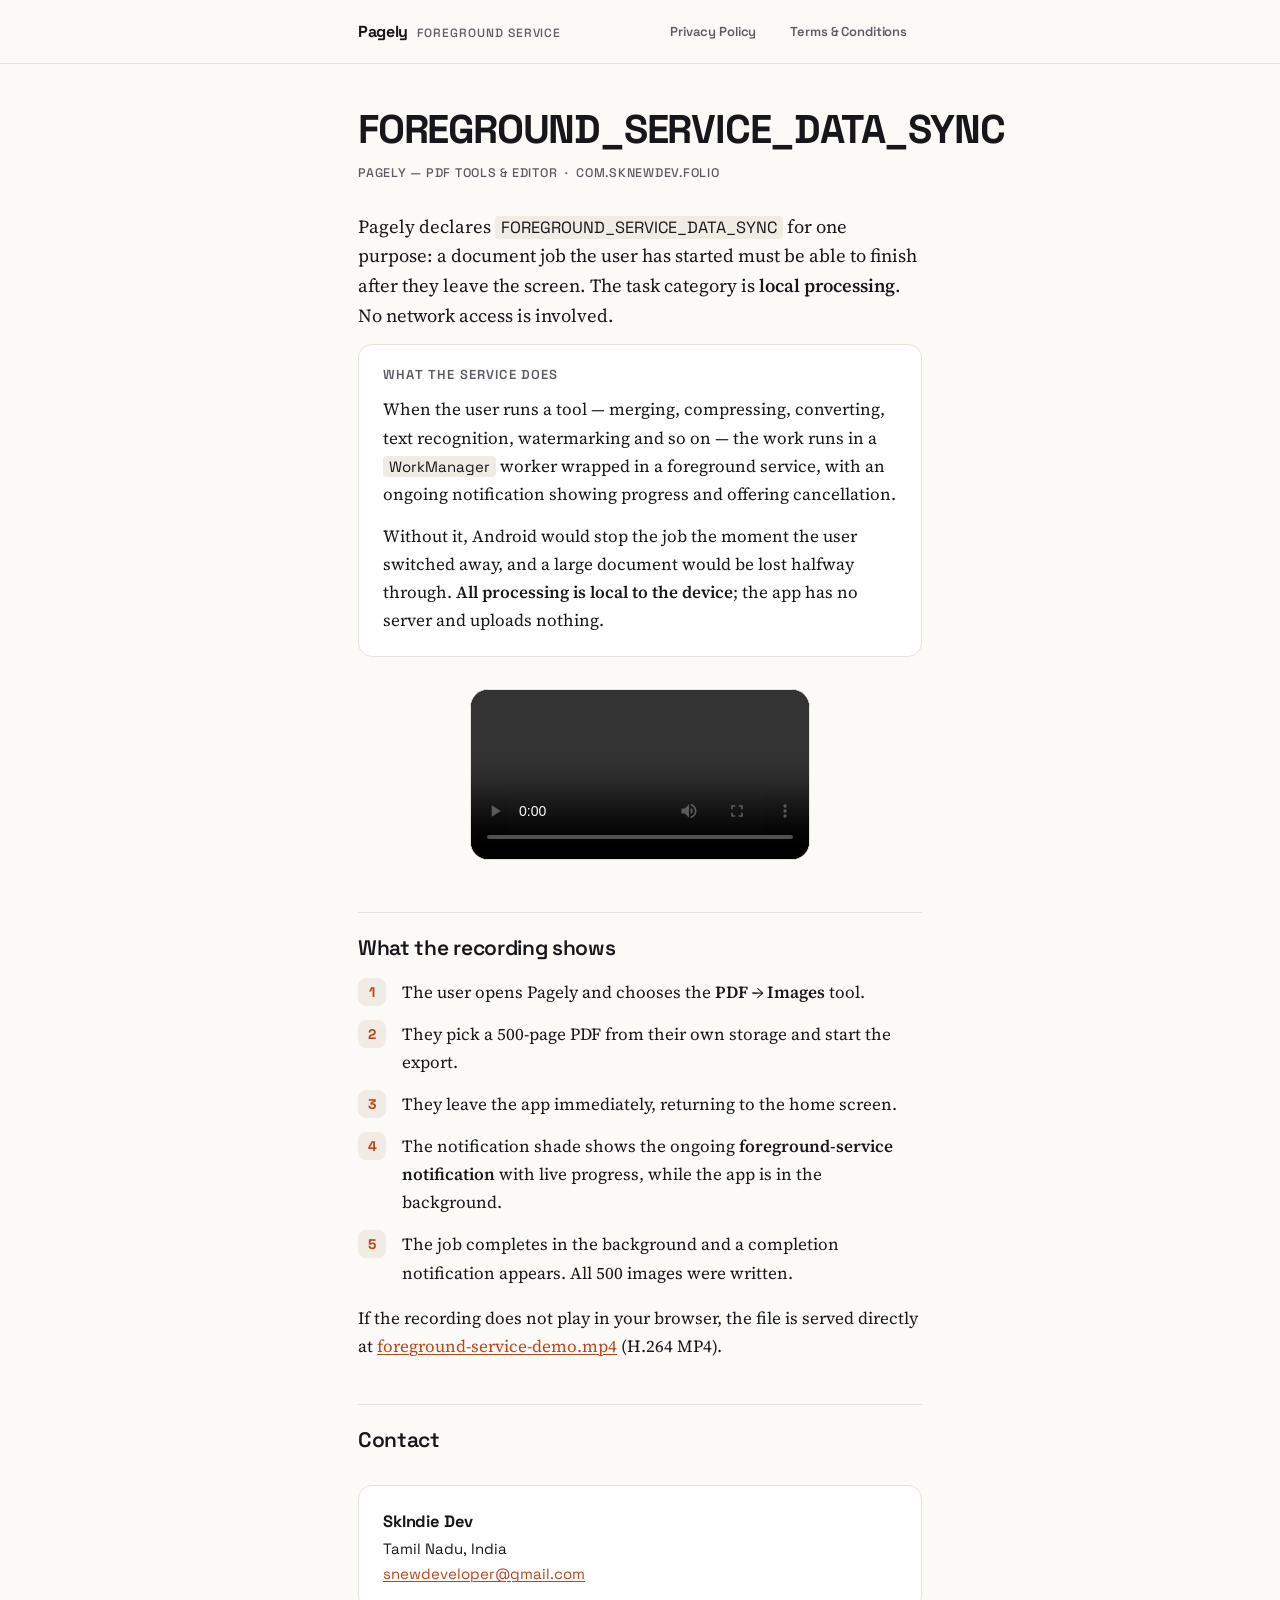
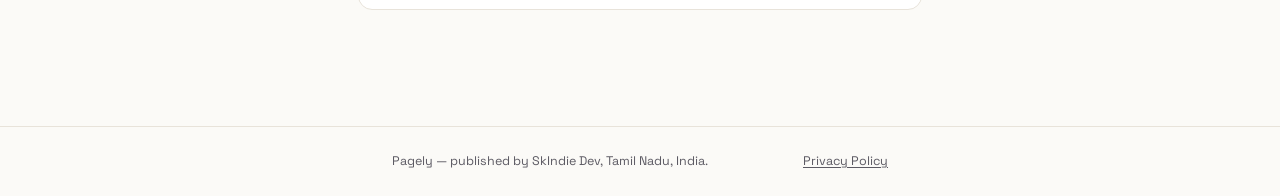
<file: pagely/foreground-service.html>
<!doctype html>
<html lang="en">
<head>
<meta charset="utf-8">
<meta name="viewport" content="width=device-width, initial-scale=1">
<title>Foreground service demonstration — Pagely</title>
<meta name="description" content="How the Pagely Android app uses FOREGROUND_SERVICE_DATA_SYNC: a user-started document job that finishes after the user leaves the screen.">
<meta name="color-scheme" content="light dark">
<link rel="icon" href="data:image/svg+xml,<svg xmlns='http://www.w3.org/2000/svg' viewBox='0 0 100 100'><rect width='100' height='100' rx='22' fill='%23BE4318'/><path d='M34 24h24l12 12v40H34z' fill='none' stroke='white' stroke-width='7' stroke-linejoin='round'/><path d='M58 24v12h12' fill='none' stroke='white' stroke-width='7' stroke-linejoin='round'/></svg>">
<link rel="preconnect" href="https://fonts.googleapis.com">
<link rel="preconnect" href="https://fonts.gstatic.com" crossorigin>
<link rel="stylesheet" href="https://fonts.googleapis.com/css2?family=Space+Grotesk:wght@500;600;700&family=Source+Serif+4:opsz,wght@8..60,400;8..60,600&display=swap">
<link rel="stylesheet" href="../styles.css">
<style>
  .player { margin: 28px 0; text-align: center; }
  .player video {
    width: 100%; max-width: 340px; border-radius: 18px;
    border: 1px solid var(--border); background: #000;
  }
  .steps { counter-reset: s; list-style: none; padding: 0; }
  .steps > li { counter-increment: s; position: relative; padding-left: 44px; margin-bottom: 14px; }
  .steps > li::before {
    content: counter(s); position: absolute; left: 0; top: 0;
    width: 28px; height: 28px; border-radius: 8px; display: grid; place-items: center;
    background: var(--surface-sunk); color: var(--accent);
    font-family: var(--display); font-weight: 700; font-size: 14px;
  }
</style>
</head>
<body class="app-pagely">

<a class="skip" href="#content">Skip to content</a>

<header class="top">
  <div class="top-inner">
    <a class="wordmark" href="../index.html">Pagely <span class="sub">Foreground service</span></a>
    <nav class="docnav" aria-label="Documents">
      <a href="privacy-policy.html">Privacy Policy</a>
      <a href="terms.html">Terms &amp; Conditions</a>
    </nav>
  </div>
</header>

<main id="content">

  <h1>FOREGROUND_SERVICE_DATA_SYNC</h1>
  <p class="dateline">Pagely &mdash; PDF Tools &amp; Editor &nbsp;·&nbsp; com.sknewdev.folio</p>

  <p class="lede">Pagely declares <code>FOREGROUND_SERVICE_DATA_SYNC</code> for one purpose: a
    document job the user has started must be able to finish after they leave the screen. The task
    category is <strong>local processing</strong>. No network access is involved.</p>

  <section class="panel">
    <h2>What the service does</h2>
    <p>When the user runs a tool &mdash; merging, compressing, converting, text recognition,
      watermarking and so on &mdash; the work runs in a <code>WorkManager</code> worker wrapped in a
      foreground service, with an ongoing notification showing progress and offering cancellation.</p>
    <p>Without it, Android would stop the job the moment the user switched away, and a large
      document would be lost halfway through. <strong>All processing is local to the device</strong>;
      the app has no server and uploads nothing.</p>
  </section>

  <div class="player">
    <video controls playsinline preload="metadata" src="foreground-service-demo.mp4"></video>
  </div>

  <h2>What the recording shows</h2>
  <ol class="steps">
    <li>The user opens Pagely and chooses the <strong>PDF&nbsp;&rarr;&nbsp;Images</strong> tool.</li>
    <li>They pick a 500-page PDF from their own storage and start the export.</li>
    <li>They leave the app immediately, returning to the home screen.</li>
    <li>The notification shade shows the ongoing <strong>foreground-service notification</strong>
      with live progress, while the app is in the background.</li>
    <li>The job completes in the background and a completion notification appears. All 500 images
      were written.</li>
  </ol>

  <p class="note">If the recording does not play in your browser, the file is served directly at
    <a href="foreground-service-demo.mp4">foreground-service-demo.mp4</a> (H.264 MP4).</p>

  <h2>Contact</h2>
  <div class="contact">
    <div class="org">SkIndie Dev</div>
    Tamil Nadu, India<br>
    <a href="mailto:snewdeveloper@gmail.com">snewdeveloper@gmail.com</a>
  </div>

</main>

<footer class="foot">
  <div class="foot-inner">
    <span>Pagely &mdash; published by SkIndie Dev, Tamil Nadu, India.</span>
    <span><a href="privacy-policy.html">Privacy Policy</a></span>
  </div>
</footer>

</body>
</html>
</file>
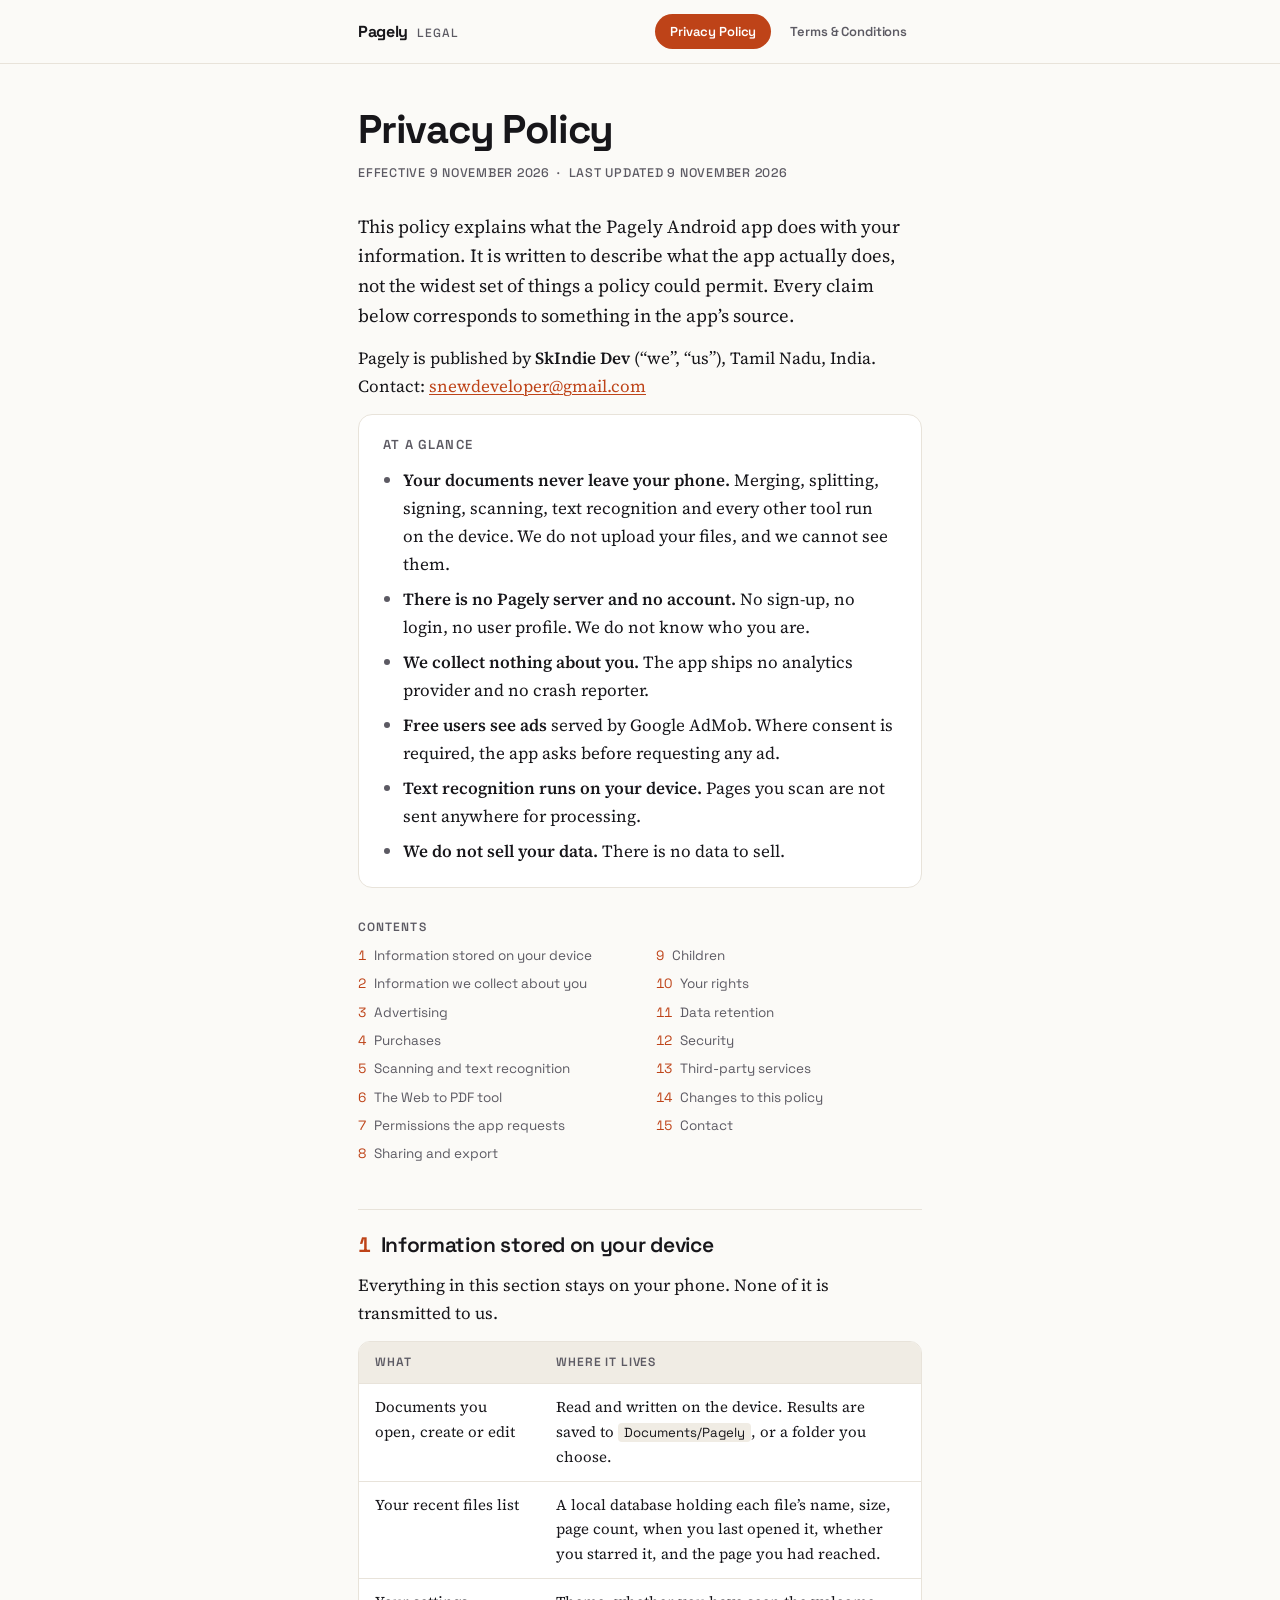
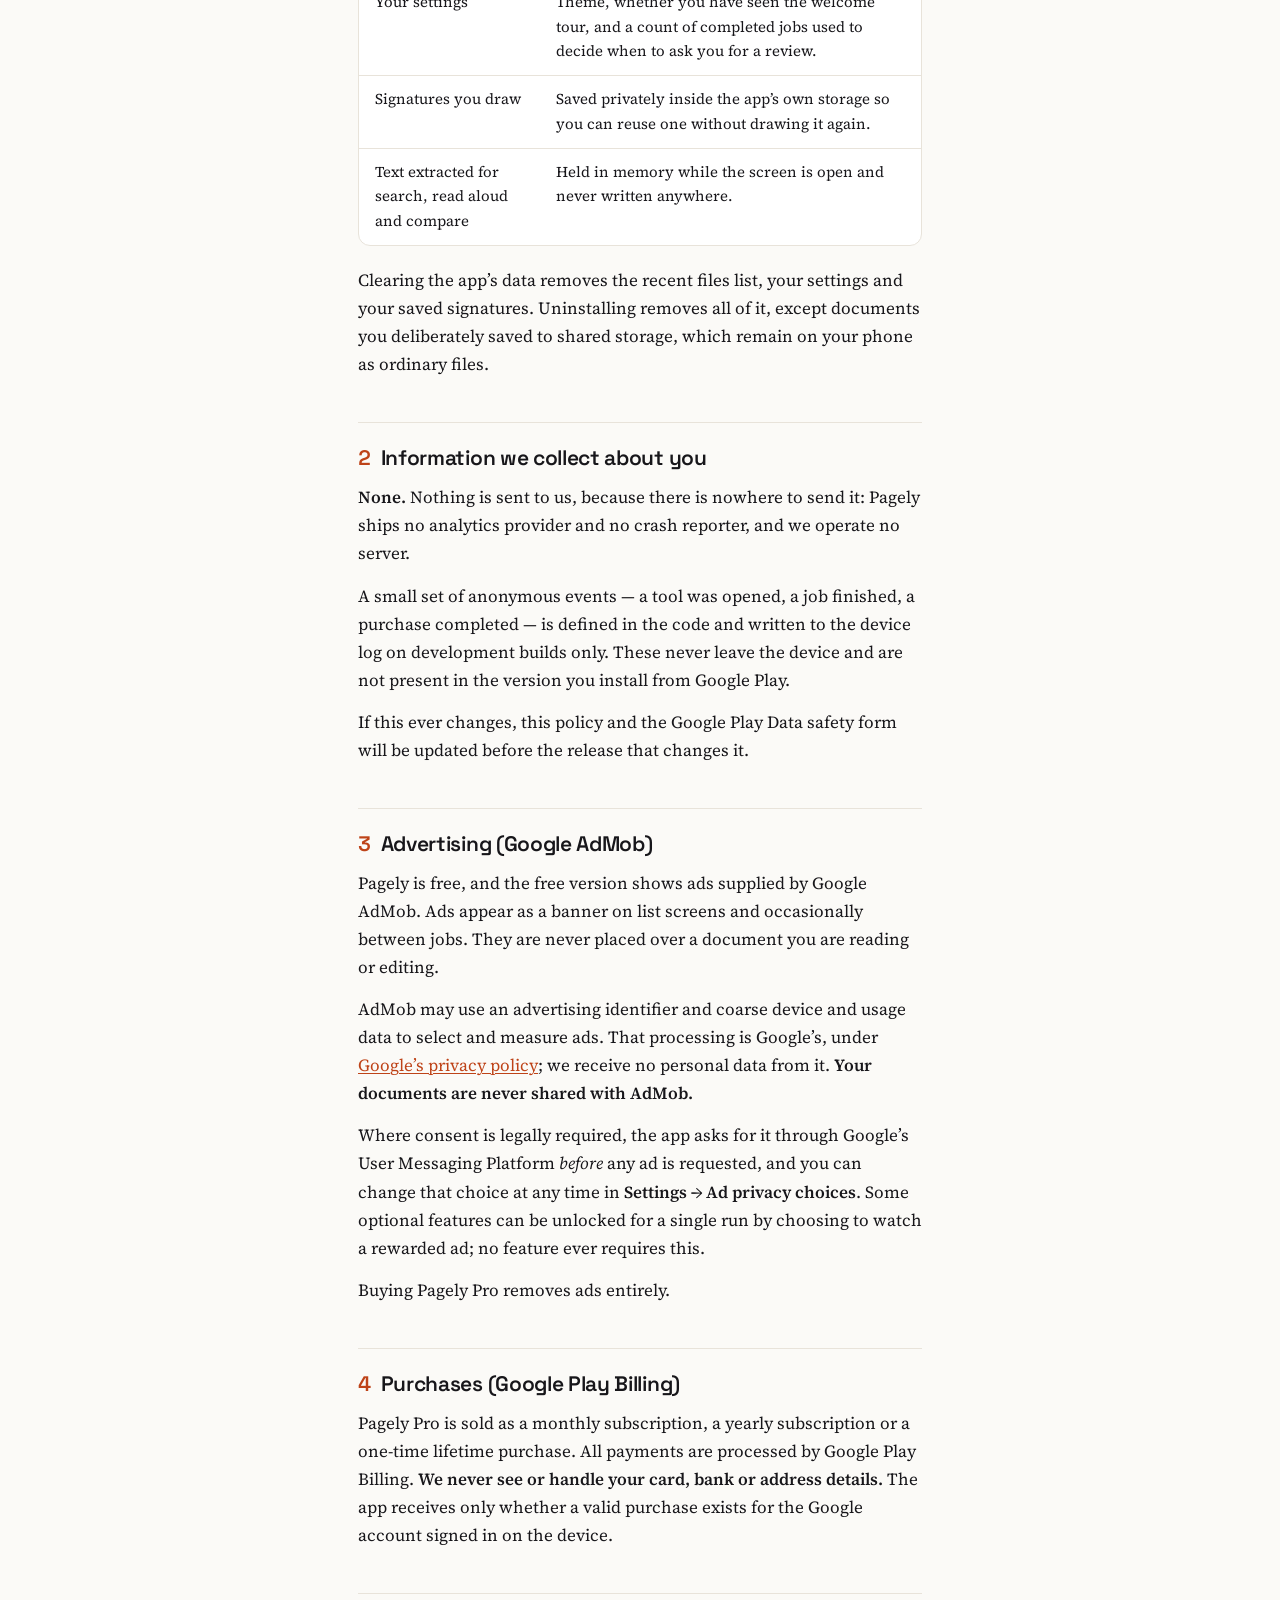
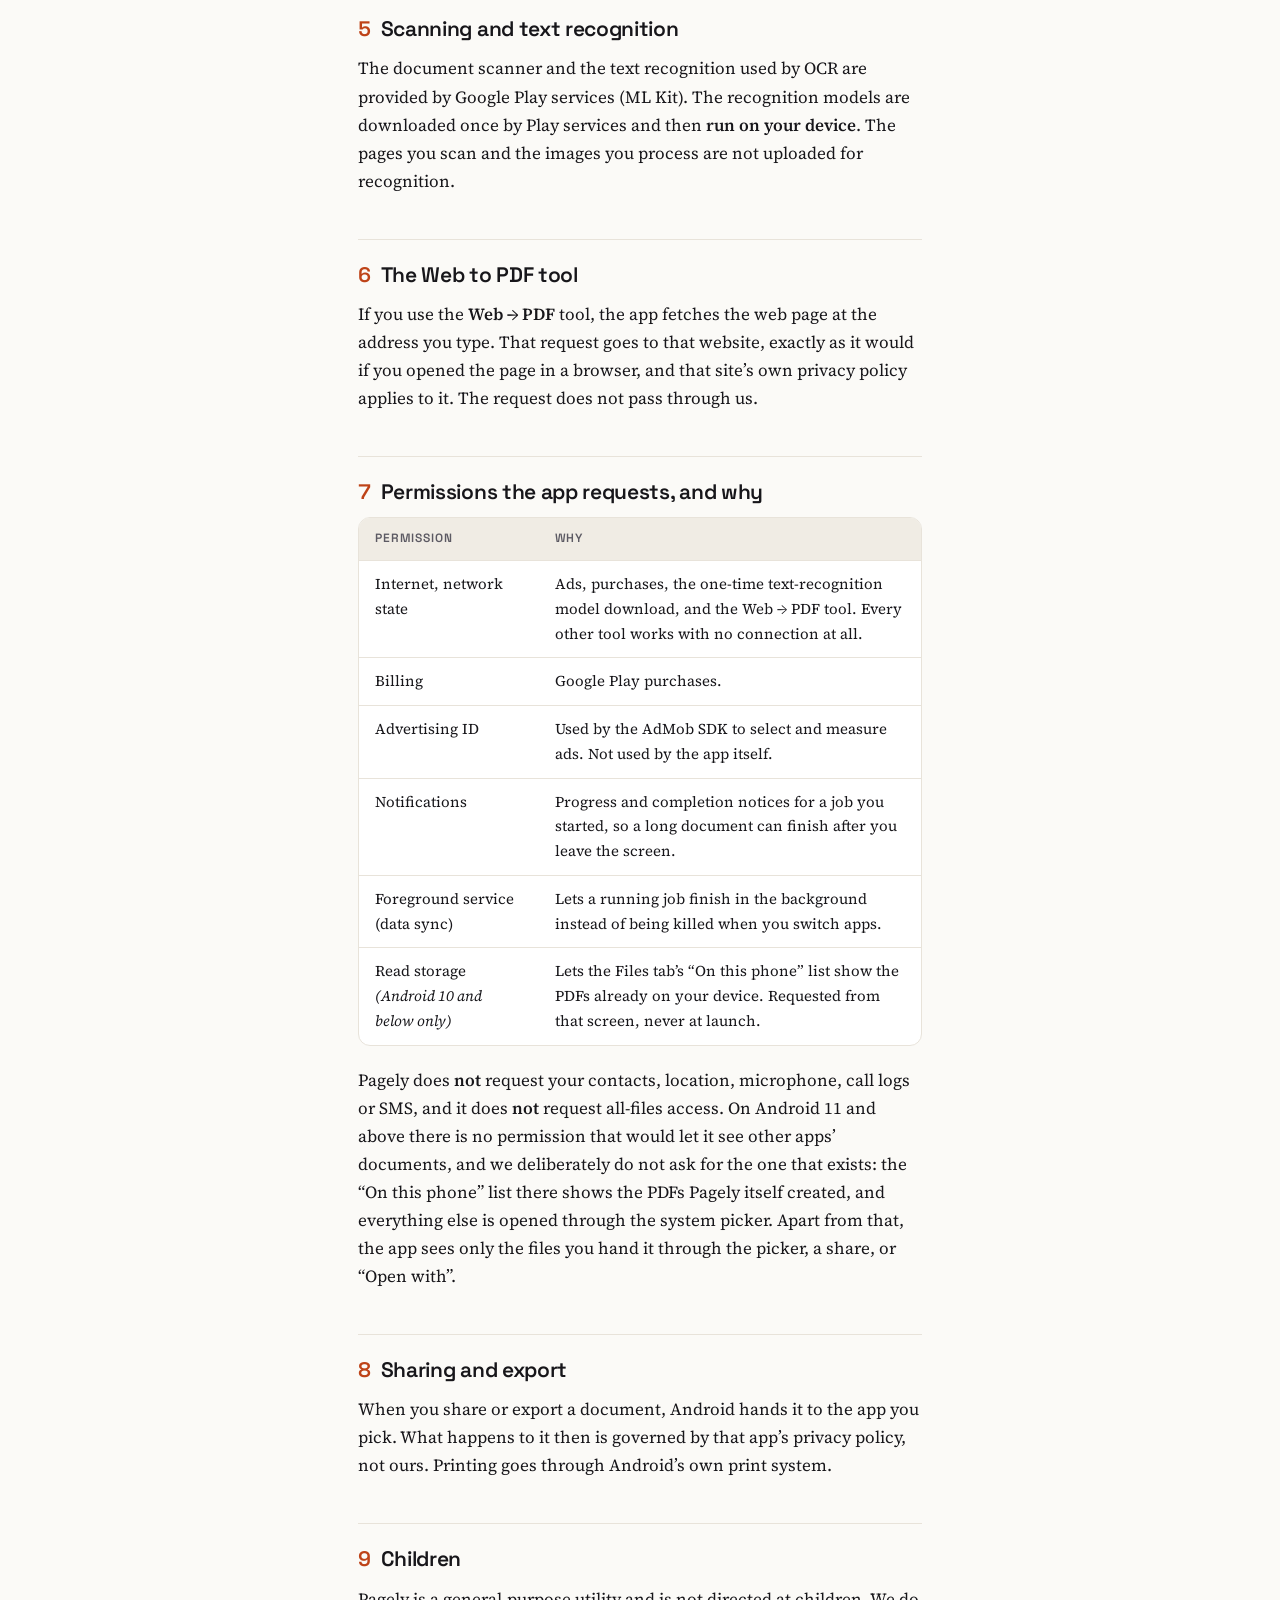
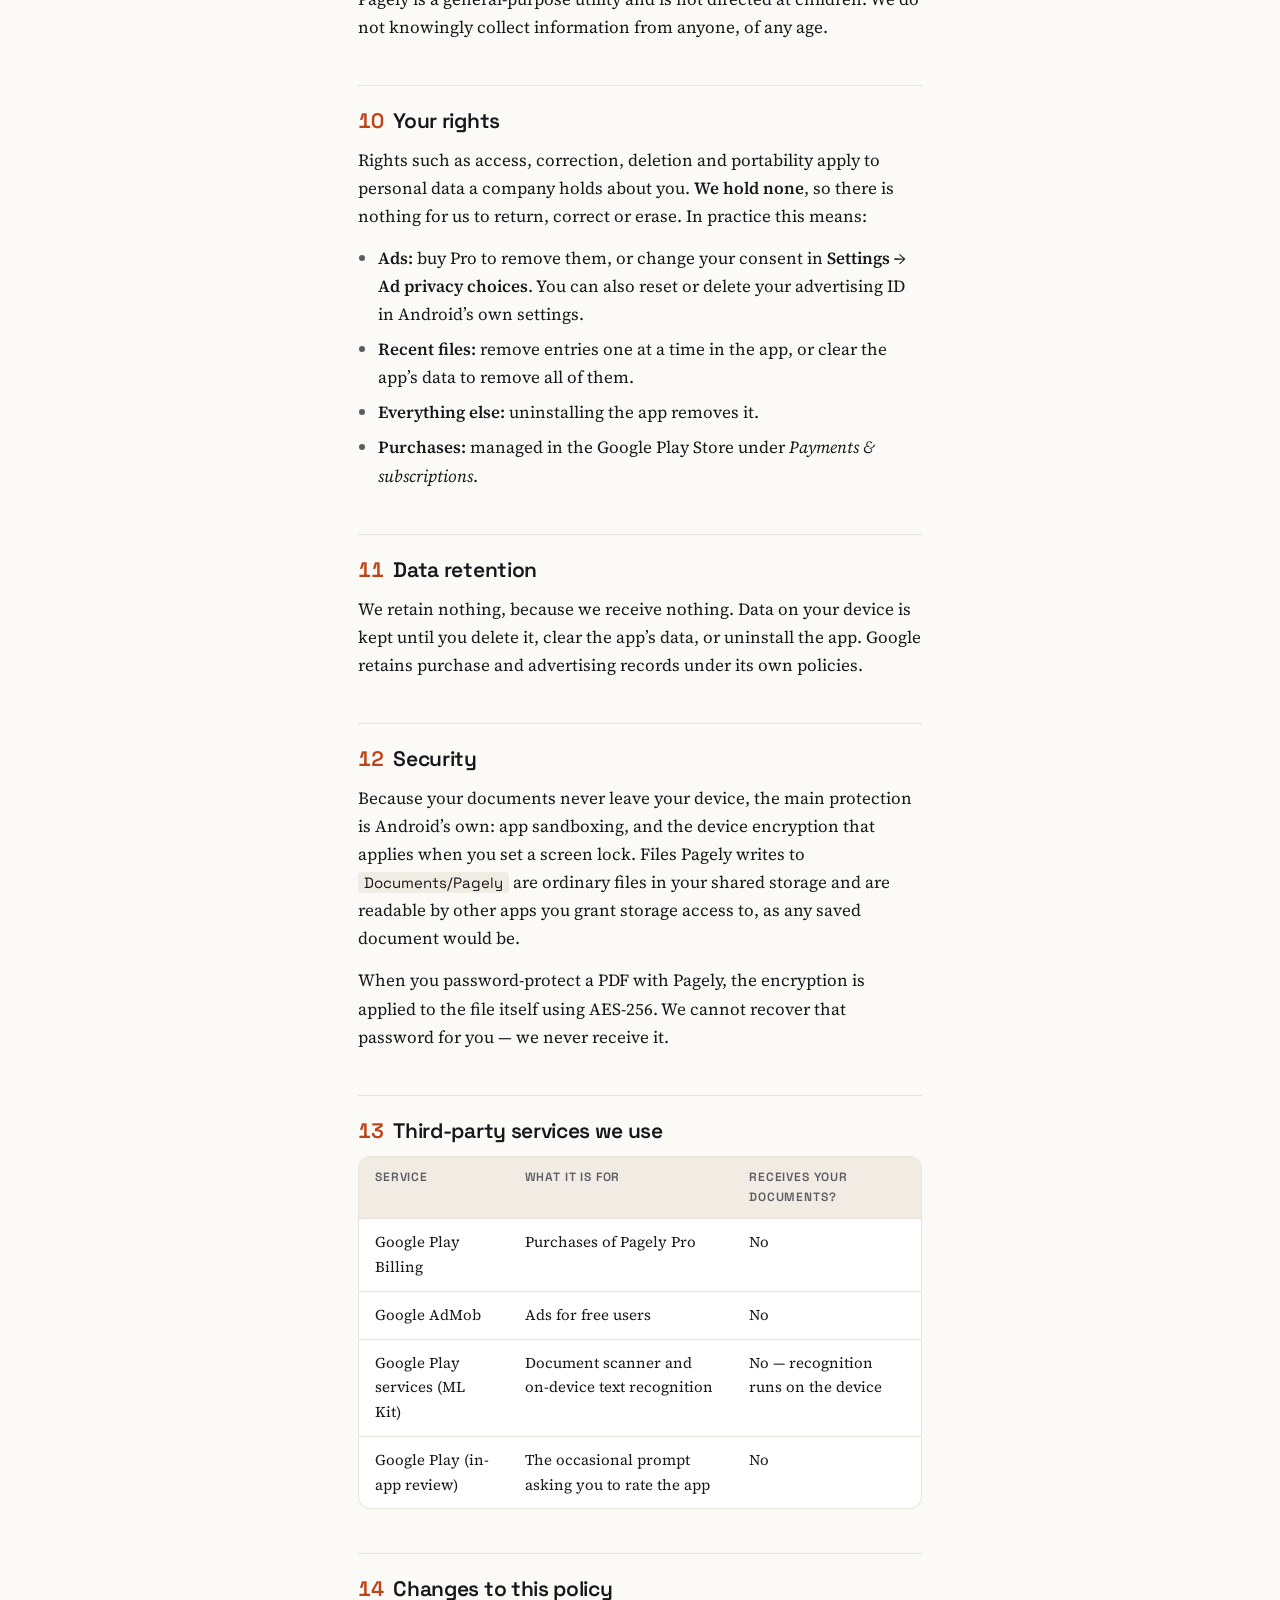
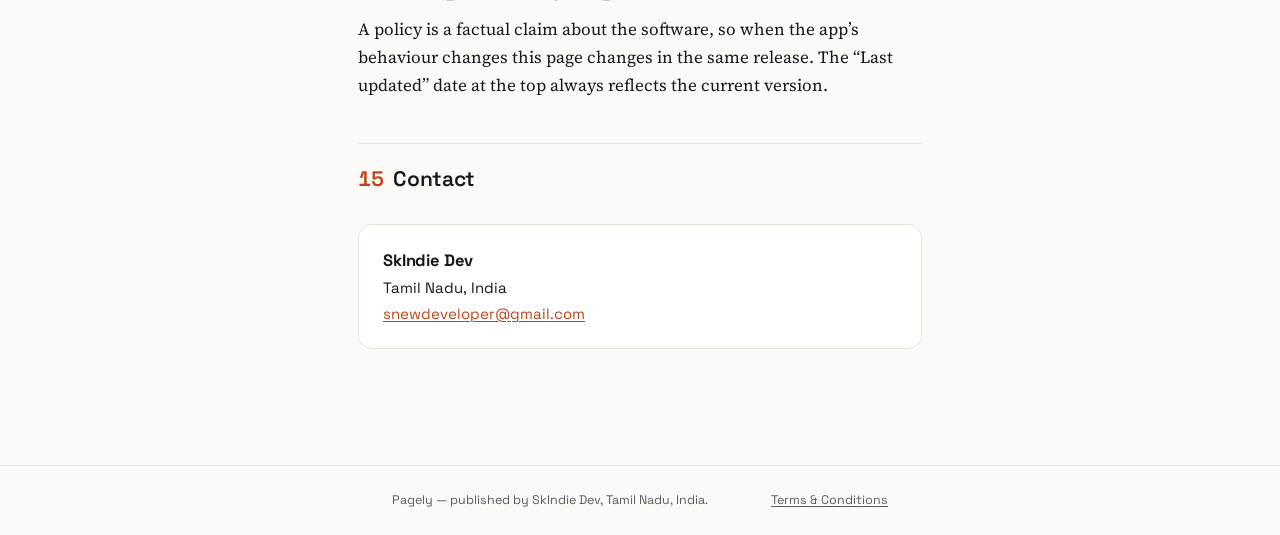
<file: pagely/privacy-policy.html>
<!doctype html>
<html lang="en">
<head>
<meta charset="utf-8">
<meta name="viewport" content="width=device-width, initial-scale=1">
<title>Privacy Policy — Pagely</title>
<meta name="description" content="How the Pagely Android app handles your information. Your documents are processed on your device; there is no account, no server and no upload.">
<meta name="color-scheme" content="light dark">
<link rel="icon" href="data:image/svg+xml,<svg xmlns='http://www.w3.org/2000/svg' viewBox='0 0 100 100'><rect width='100' height='100' rx='22' fill='%23BE4318'/><path d='M34 24h24l12 12v40H34z' fill='none' stroke='white' stroke-width='7' stroke-linejoin='round'/><path d='M58 24v12h12' fill='none' stroke='white' stroke-width='7' stroke-linejoin='round'/></svg>">
<link rel="preconnect" href="https://fonts.googleapis.com">
<link rel="preconnect" href="https://fonts.gstatic.com" crossorigin>
<link rel="stylesheet" href="https://fonts.googleapis.com/css2?family=Space+Grotesk:wght@500;600;700&family=Source+Serif+4:opsz,wght@8..60,400;8..60,600&display=swap">
<link rel="stylesheet" href="../styles.css">
</head>
<body class="app-pagely">

<a class="skip" href="#content">Skip to content</a>

<header class="top">
  <div class="top-inner">
    <a class="wordmark" href="../index.html">Pagely <span class="sub">Legal</span></a>
    <nav class="docnav" aria-label="Legal documents">
      <a href="privacy-policy.html" aria-current="page">Privacy Policy</a>
      <a href="terms.html">Terms &amp; Conditions</a>
    </nav>
  </div>
</header>

<main id="content">

  <h1>Privacy Policy</h1>
  <p class="dateline">
    Effective 9 November 2026
    &nbsp;·&nbsp;
    Last updated 9 November 2026
  </p>

  <p class="lede">This policy explains what the Pagely Android app does with your information. It is
    written to describe what the app actually does, not the widest set of things a policy could
    permit. Every claim below corresponds to something in the app&rsquo;s source.</p>

  <p>Pagely is published by <strong>SkIndie Dev</strong> (&ldquo;we&rdquo;, &ldquo;us&rdquo;),
    Tamil Nadu, India. Contact: <a href="mailto:snewdeveloper@gmail.com">snewdeveloper@gmail.com</a></p>

  <section class="panel">
    <h2>At a glance</h2>
    <ul>
      <li><strong>Your documents never leave your phone.</strong> Merging, splitting, signing,
        scanning, text recognition and every other tool run on the device. We do not upload your
        files, and we cannot see them.</li>
      <li><strong>There is no Pagely server and no account.</strong> No sign-up, no login, no user
        profile. We do not know who you are.</li>
      <li><strong>We collect nothing about you.</strong> The app ships no analytics provider and no
        crash reporter.</li>
      <li><strong>Free users see ads</strong> served by Google AdMob. Where consent is required, the
        app asks before requesting any ad.</li>
      <li><strong>Text recognition runs on your device.</strong> Pages you scan are not sent
        anywhere for processing.</li>
      <li><strong>We do not sell your data.</strong> There is no data to sell.</li>
    </ul>
  </section>

  <nav class="toc" aria-label="Contents">
    <h2>Contents</h2>
    <ol>
      <li><a href="#s1">Information stored on your device</a></li>
      <li><a href="#s2">Information we collect about you</a></li>
      <li><a href="#s3">Advertising</a></li>
      <li><a href="#s4">Purchases</a></li>
      <li><a href="#s5">Scanning and text recognition</a></li>
      <li><a href="#s6">The Web to PDF tool</a></li>
      <li><a href="#s7">Permissions the app requests</a></li>
      <li><a href="#s8">Sharing and export</a></li>
      <li><a href="#s9">Children</a></li>
      <li><a href="#s10">Your rights</a></li>
      <li><a href="#s11">Data retention</a></li>
      <li><a href="#s12">Security</a></li>
      <li><a href="#s13">Third-party services</a></li>
      <li><a href="#s14">Changes to this policy</a></li>
      <li><a href="#s15">Contact</a></li>
    </ol>
  </nav>

  <h2 id="s1"><span class="num">1</span>Information stored on your device</h2>
  <p>Everything in this section stays on your phone. None of it is transmitted to us.</p>
  <div class="table-wrap">
    <table>
      <thead><tr><th scope="col">What</th><th scope="col">Where it lives</th></tr></thead>
      <tbody>
        <tr><td>Documents you open, create or edit</td><td>Read and written on the device. Results are saved to <code>Documents/Pagely</code>, or a folder you choose.</td></tr>
        <tr><td>Your recent files list</td><td>A local database holding each file&rsquo;s name, size, page count, when you last opened it, whether you starred it, and the page you had reached.</td></tr>
        <tr><td>Your settings</td><td>Theme, whether you have seen the welcome tour, and a count of completed jobs used to decide when to ask you for a review.</td></tr>
        <tr><td>Signatures you draw</td><td>Saved privately inside the app&rsquo;s own storage so you can reuse one without drawing it again.</td></tr>
        <tr><td>Text extracted for search, read aloud and compare</td><td>Held in memory while the screen is open and never written anywhere.</td></tr>
      </tbody>
    </table>
  </div>
  <p>Clearing the app&rsquo;s data removes the recent files list, your settings and your saved
    signatures. Uninstalling removes all of it, except documents you deliberately saved to shared
    storage, which remain on your phone as ordinary files.</p>

  <h2 id="s2"><span class="num">2</span>Information we collect about you</h2>
  <p><strong>None.</strong> Nothing is sent to us, because there is nowhere to send it: Pagely ships
    no analytics provider and no crash reporter, and we operate no server.</p>
  <p>A small set of anonymous events &mdash; a tool was opened, a job finished, a purchase completed
    &mdash; is defined in the code and written to the device log on development builds only. These
    never leave the device and are not present in the version you install from Google Play.</p>
  <p>If this ever changes, this policy and the Google Play Data safety form will be updated before
    the release that changes it.</p>

  <h2 id="s3"><span class="num">3</span>Advertising (Google AdMob)</h2>
  <p>Pagely is free, and the free version shows ads supplied by Google AdMob. Ads appear as a banner
    on list screens and occasionally between jobs. They are never placed over a document you are
    reading or editing.</p>
  <p>AdMob may use an advertising identifier and coarse device and usage data to select and measure
    ads. That processing is Google&rsquo;s, under
    <a href="https://policies.google.com/privacy" rel="noopener">Google&rsquo;s privacy policy</a>;
    we receive no personal data from it. <strong>Your documents are never shared with AdMob.</strong></p>
  <p>Where consent is legally required, the app asks for it through Google&rsquo;s User Messaging
    Platform <em>before</em> any ad is requested, and you can change that choice at any time in
    <strong>Settings &rarr; Ad privacy choices</strong>. Some optional features can be unlocked for a
    single run by choosing to watch a rewarded ad; no feature ever requires this.</p>
  <p>Buying Pagely Pro removes ads entirely.</p>

  <h2 id="s4"><span class="num">4</span>Purchases (Google Play Billing)</h2>
  <p>Pagely Pro is sold as a monthly subscription, a yearly subscription or a one-time lifetime
    purchase. All payments are processed by Google Play Billing. <strong>We never see or handle your
    card, bank or address details.</strong> The app receives only whether a valid purchase exists for
    the Google account signed in on the device.</p>

  <h2 id="s5"><span class="num">5</span>Scanning and text recognition</h2>
  <p>The document scanner and the text recognition used by OCR are provided by Google Play services
    (ML Kit). The recognition models are downloaded once by Play services and then
    <strong>run on your device</strong>. The pages you scan and the images you process are not
    uploaded for recognition.</p>

  <h2 id="s6"><span class="num">6</span>The Web to PDF tool</h2>
  <p>If you use the <strong>Web &rarr; PDF</strong> tool, the app fetches the web page at the address
    you type. That request goes to that website, exactly as it would if you opened the page in a
    browser, and that site&rsquo;s own privacy policy applies to it. The request does not pass through
    us.</p>

  <h2 id="s7"><span class="num">7</span>Permissions the app requests, and why</h2>
  <div class="table-wrap">
    <table>
      <thead><tr><th scope="col">Permission</th><th scope="col">Why</th></tr></thead>
      <tbody>
        <tr><td>Internet, network state</td><td>Ads, purchases, the one-time text-recognition model download, and the Web &rarr; PDF tool. Every other tool works with no connection at all.</td></tr>
        <tr><td>Billing</td><td>Google Play purchases.</td></tr>
        <tr><td>Advertising ID</td><td>Used by the AdMob SDK to select and measure ads. Not used by the app itself.</td></tr>
        <tr><td>Notifications</td><td>Progress and completion notices for a job you started, so a long document can finish after you leave the screen.</td></tr>
        <tr><td>Foreground service (data sync)</td><td>Lets a running job finish in the background instead of being killed when you switch apps.</td></tr>
        <tr><td>Read storage <em>(Android 10 and below only)</em></td><td>Lets the Files tab&rsquo;s &ldquo;On this phone&rdquo; list show the PDFs already on your device. Requested from that screen, never at launch.</td></tr>
      </tbody>
    </table>
  </div>
  <p>Pagely does <strong>not</strong> request your contacts, location, microphone, call logs or SMS,
    and it does <strong>not</strong> request all-files access. On Android 11 and above there is no
    permission that would let it see other apps&rsquo; documents, and we deliberately do not ask for
    the one that exists: the &ldquo;On this phone&rdquo; list there shows the PDFs Pagely itself
    created, and everything else is opened through the system picker. Apart from that, the app sees
    only the files you hand it through the picker, a share, or &ldquo;Open with&rdquo;.</p>

  <h2 id="s8"><span class="num">8</span>Sharing and export</h2>
  <p>When you share or export a document, Android hands it to the app you pick. What happens to it
    then is governed by that app&rsquo;s privacy policy, not ours. Printing goes through
    Android&rsquo;s own print system.</p>

  <h2 id="s9"><span class="num">9</span>Children</h2>
  <p>Pagely is a general-purpose utility and is not directed at children. We do not knowingly collect
    information from anyone, of any age.</p>

  <h2 id="s10"><span class="num">10</span>Your rights</h2>
  <p>Rights such as access, correction, deletion and portability apply to personal data a company
    holds about you. <strong>We hold none</strong>, so there is nothing for us to return, correct or
    erase. In practice this means:</p>
  <ul>
    <li><strong>Ads:</strong> buy Pro to remove them, or change your consent in
      <strong>Settings &rarr; Ad privacy choices</strong>. You can also reset or delete your
      advertising ID in Android&rsquo;s own settings.</li>
    <li><strong>Recent files:</strong> remove entries one at a time in the app, or clear the
      app&rsquo;s data to remove all of them.</li>
    <li><strong>Everything else:</strong> uninstalling the app removes it.</li>
    <li><strong>Purchases:</strong> managed in the Google Play Store under
      <em>Payments &amp; subscriptions</em>.</li>
  </ul>

  <h2 id="s11"><span class="num">11</span>Data retention</h2>
  <p>We retain nothing, because we receive nothing. Data on your device is kept until you delete it,
    clear the app&rsquo;s data, or uninstall the app. Google retains purchase and advertising records
    under its own policies.</p>

  <h2 id="s12"><span class="num">12</span>Security</h2>
  <p>Because your documents never leave your device, the main protection is Android&rsquo;s own: app
    sandboxing, and the device encryption that applies when you set a screen lock. Files Pagely writes
    to <code>Documents/Pagely</code> are ordinary files in your shared storage and are readable by
    other apps you grant storage access to, as any saved document would be.</p>
  <p>When you password-protect a PDF with Pagely, the encryption is applied to the file itself using
    AES-256. We cannot recover that password for you &mdash; we never receive it.</p>

  <h2 id="s13"><span class="num">13</span>Third-party services we use</h2>
  <div class="table-wrap">
    <table>
      <thead><tr><th scope="col">Service</th><th scope="col">What it is for</th><th scope="col">Receives your documents?</th></tr></thead>
      <tbody>
        <tr><td>Google Play Billing</td><td>Purchases of Pagely Pro</td><td>No</td></tr>
        <tr><td>Google AdMob</td><td>Ads for free users</td><td>No</td></tr>
        <tr><td>Google Play services (ML Kit)</td><td>Document scanner and on-device text recognition</td><td>No &mdash; recognition runs on the device</td></tr>
        <tr><td>Google Play (in-app review)</td><td>The occasional prompt asking you to rate the app</td><td>No</td></tr>
      </tbody>
    </table>
  </div>

  <h2 id="s14"><span class="num">14</span>Changes to this policy</h2>
  <p>A policy is a factual claim about the software, so when the app&rsquo;s behaviour changes this
    page changes in the same release. The &ldquo;Last updated&rdquo; date at the top always reflects
    the current version.</p>

  <h2 id="s15"><span class="num">15</span>Contact</h2>
  <div class="contact">
    <div class="org">SkIndie Dev</div>
    Tamil Nadu, India<br>
    <a href="mailto:snewdeveloper@gmail.com">snewdeveloper@gmail.com</a>
  </div>

</main>

<footer class="foot">
  <div class="foot-inner">
    <span>Pagely &mdash; published by SkIndie Dev, Tamil Nadu, India.</span>
    <span><a href="terms.html">Terms &amp; Conditions</a></span>
  </div>
</footer>

</body>
</html>
</file>
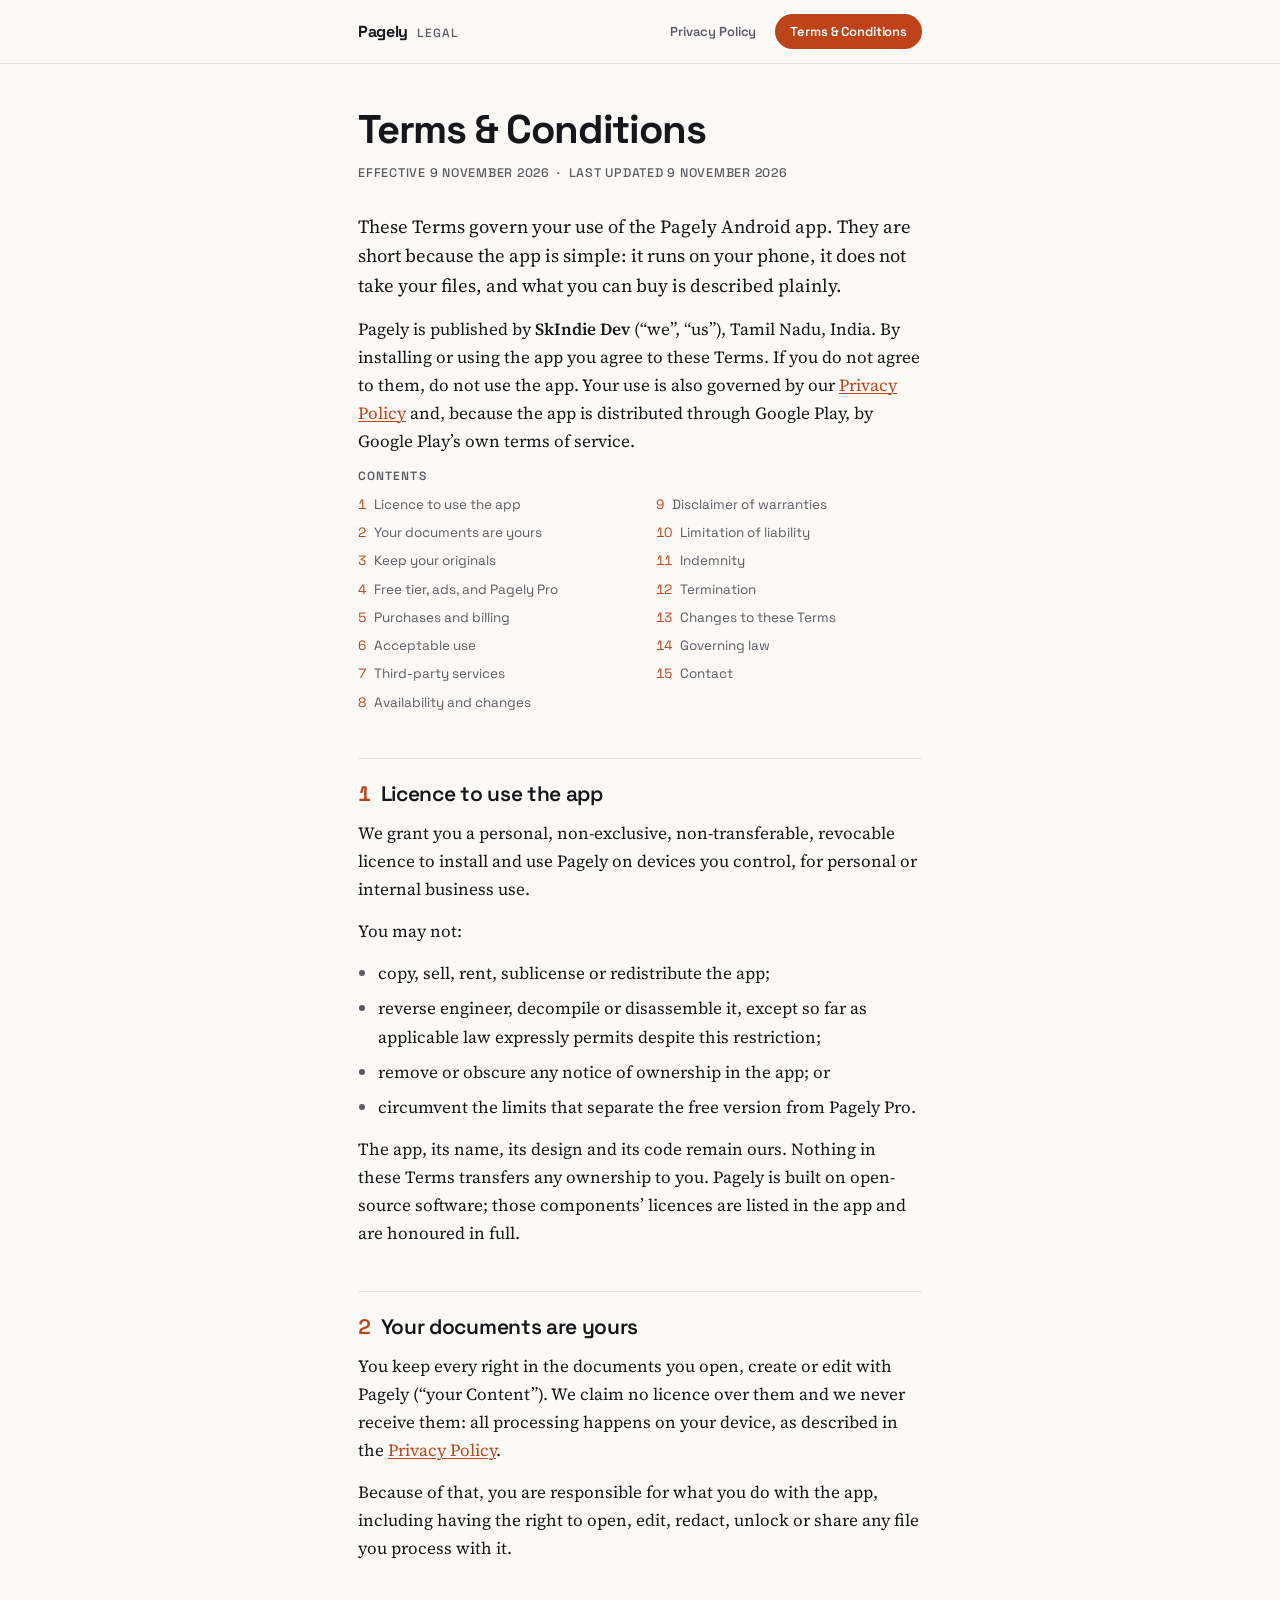
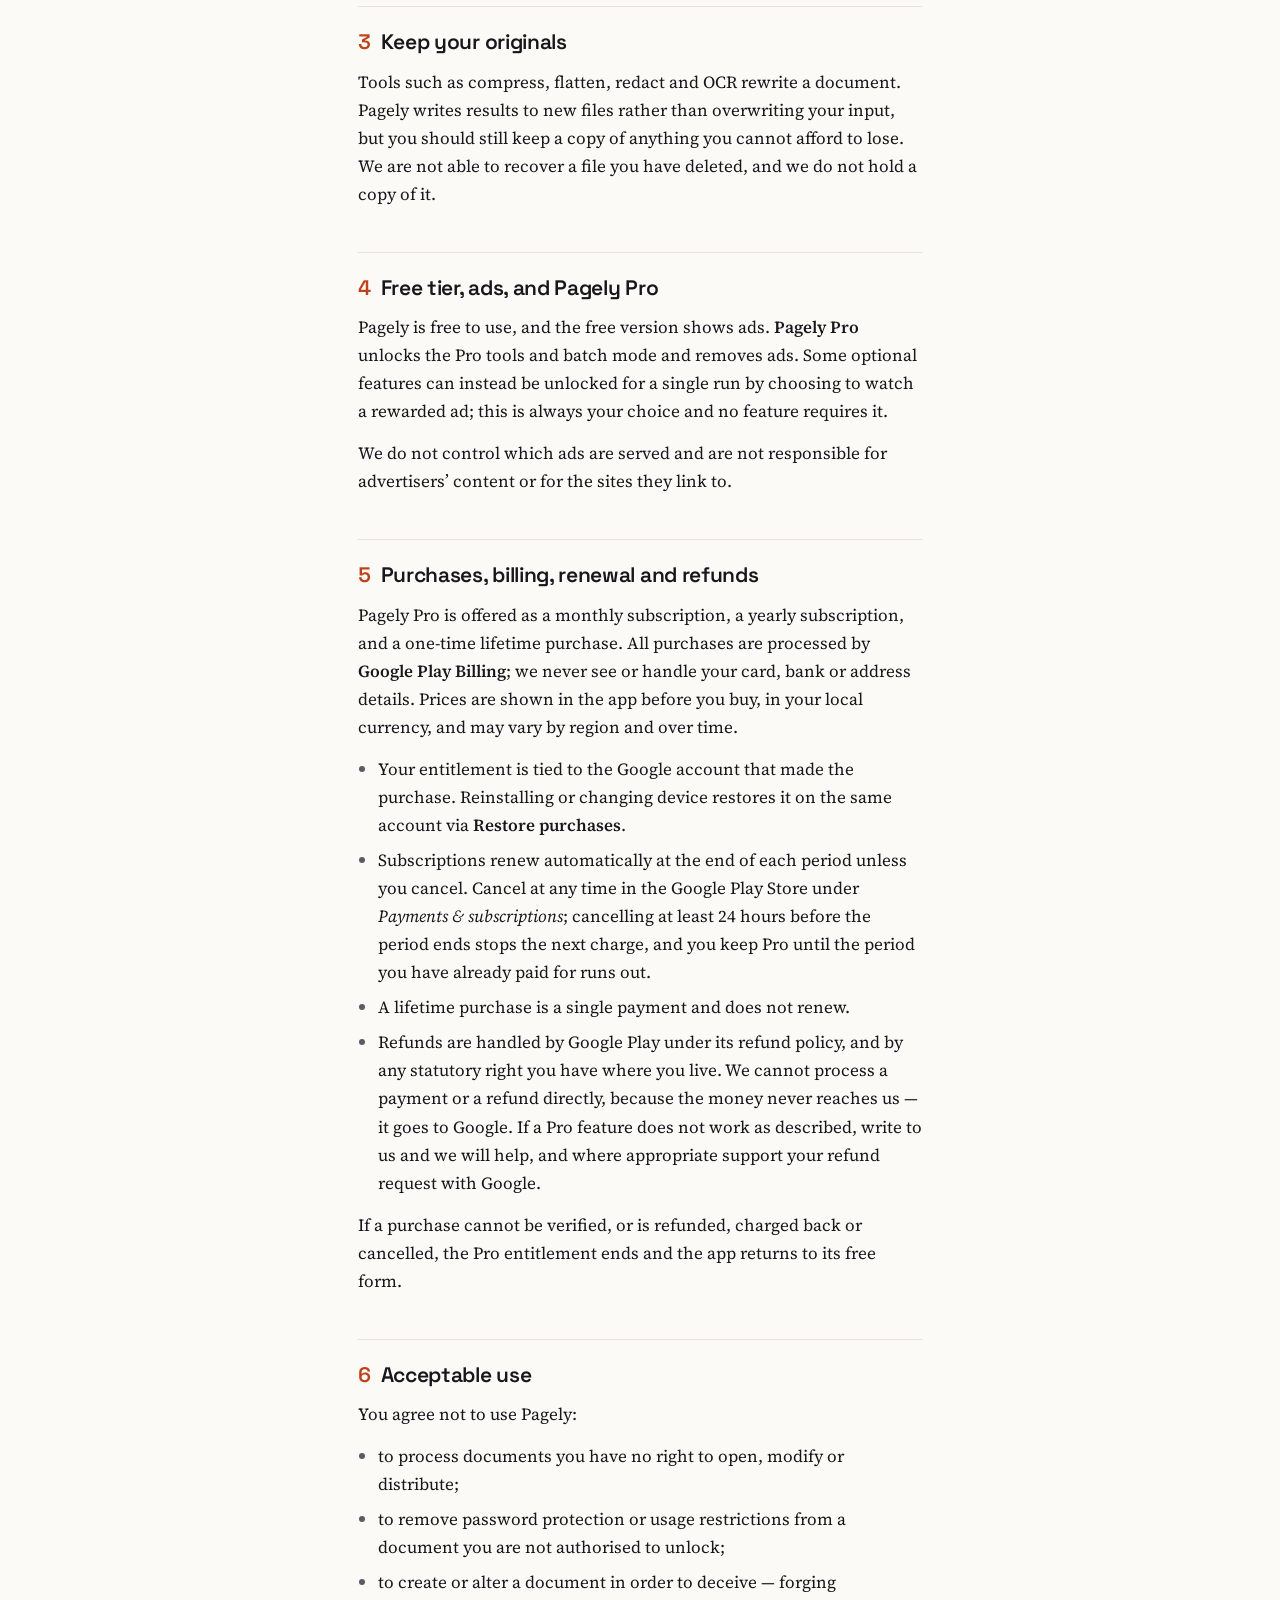
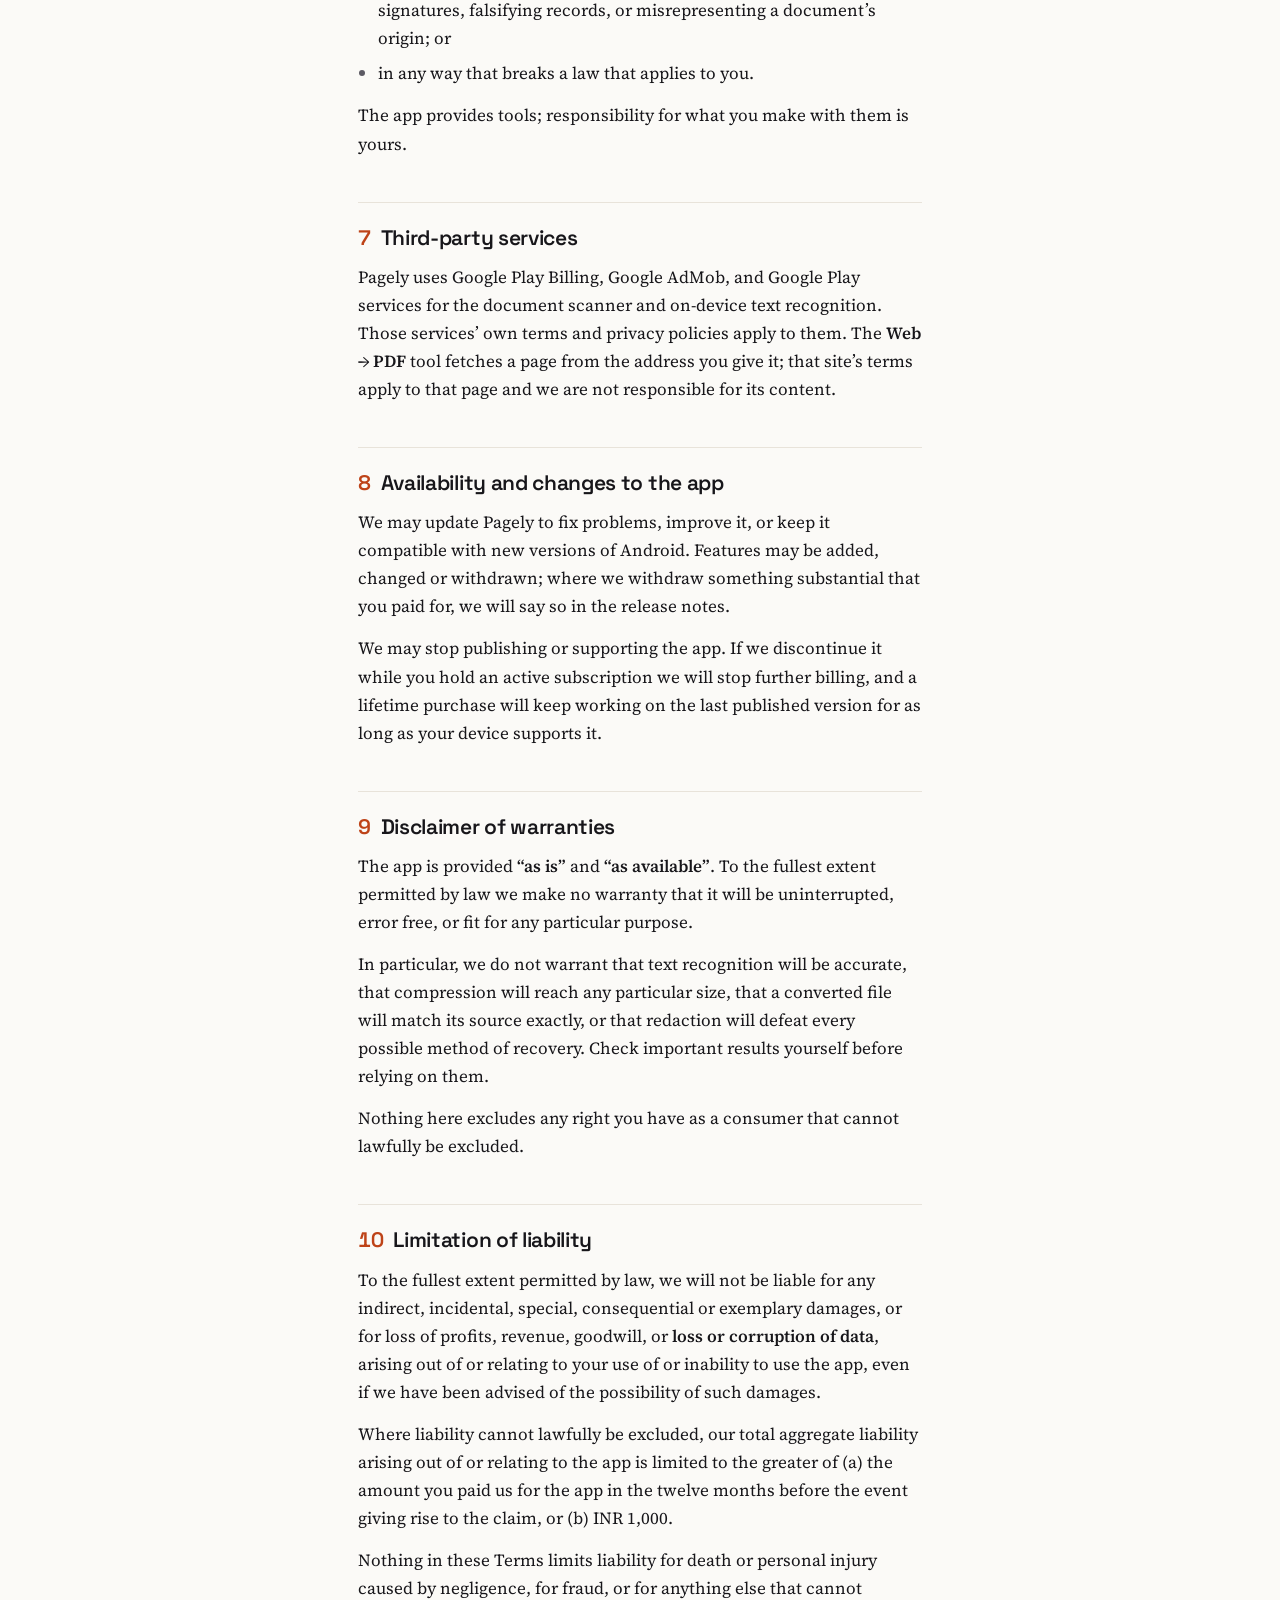
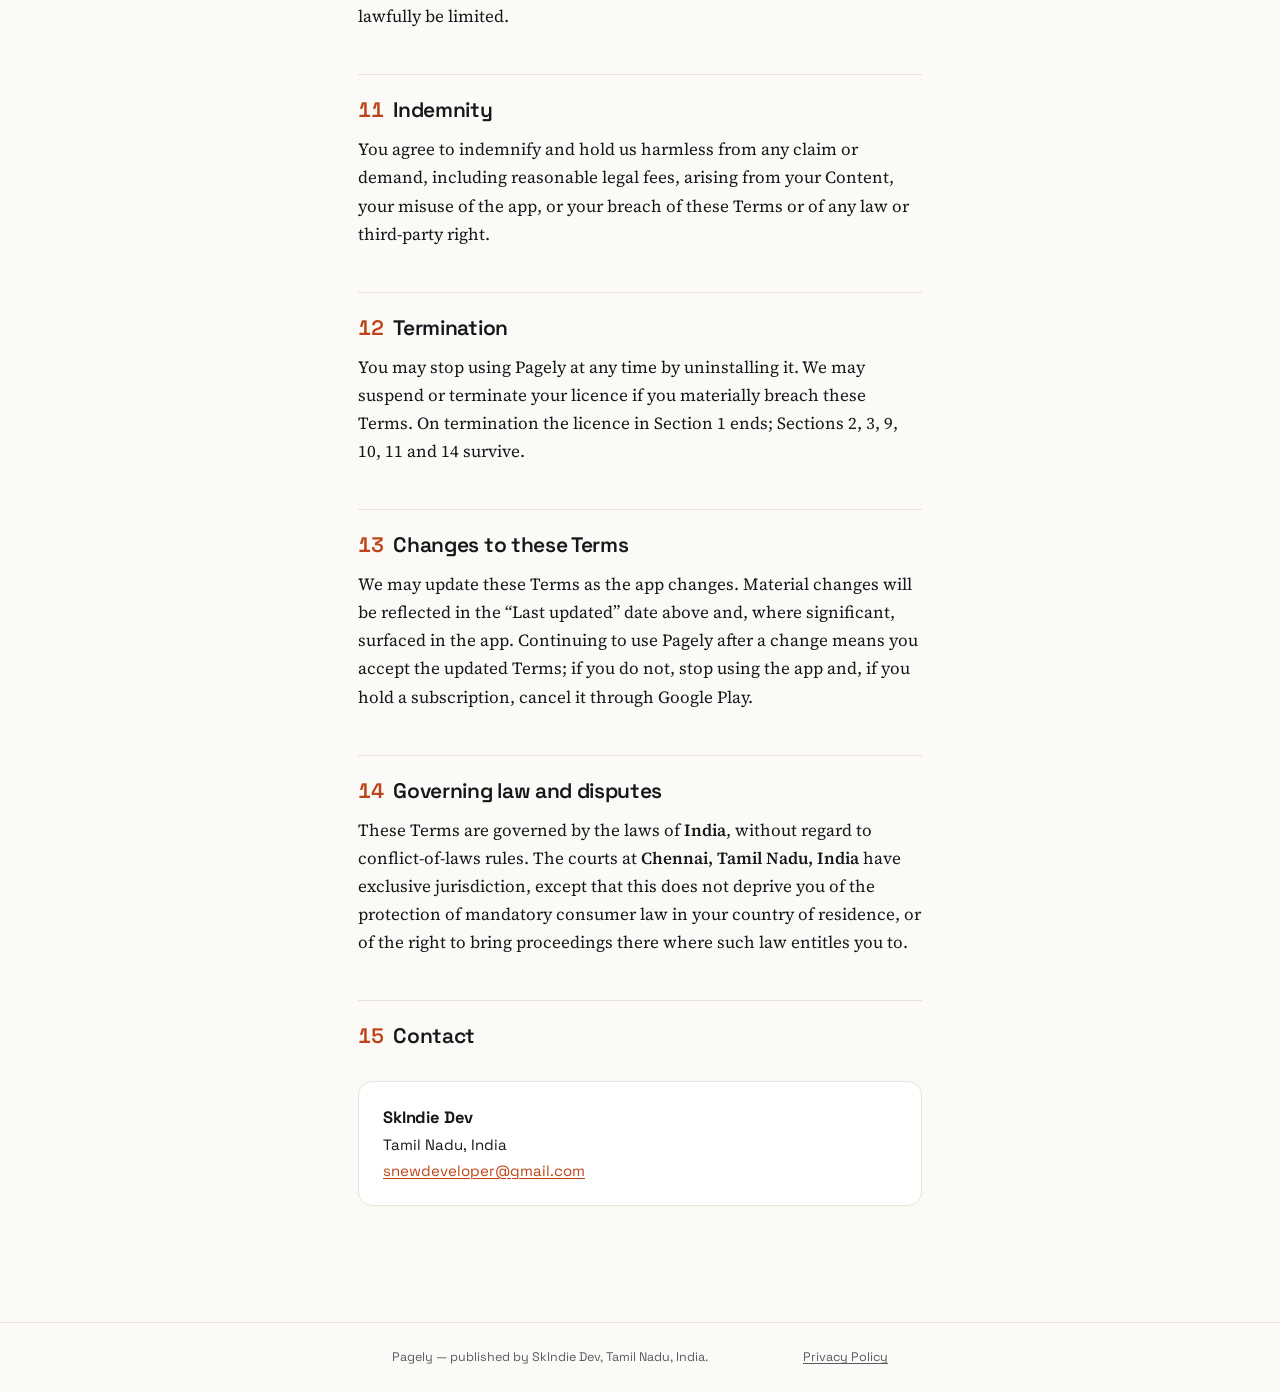
<file: pagely/terms.html>
<!doctype html>
<html lang="en">
<head>
<meta charset="utf-8">
<meta name="viewport" content="width=device-width, initial-scale=1">
<title>Terms &amp; Conditions — Pagely</title>
<meta name="description" content="The terms you agree to when you use Pagely, the offline PDF toolkit for Android.">
<meta name="color-scheme" content="light dark">
<link rel="icon" href="data:image/svg+xml,<svg xmlns='http://www.w3.org/2000/svg' viewBox='0 0 100 100'><rect width='100' height='100' rx='22' fill='%23BE4318'/><path d='M34 24h24l12 12v40H34z' fill='none' stroke='white' stroke-width='7' stroke-linejoin='round'/><path d='M58 24v12h12' fill='none' stroke='white' stroke-width='7' stroke-linejoin='round'/></svg>">
<link rel="preconnect" href="https://fonts.googleapis.com">
<link rel="preconnect" href="https://fonts.gstatic.com" crossorigin>
<link rel="stylesheet" href="https://fonts.googleapis.com/css2?family=Space+Grotesk:wght@500;600;700&family=Source+Serif+4:opsz,wght@8..60,400;8..60,600&display=swap">
<link rel="stylesheet" href="../styles.css">
</head>
<body class="app-pagely">

<a class="skip" href="#content">Skip to content</a>

<header class="top">
  <div class="top-inner">
    <a class="wordmark" href="../index.html">Pagely <span class="sub">Legal</span></a>
    <nav class="docnav" aria-label="Legal documents">
      <a href="privacy-policy.html">Privacy Policy</a>
      <a href="terms.html" aria-current="page">Terms &amp; Conditions</a>
    </nav>
  </div>
</header>

<main id="content">

  <h1>Terms &amp; Conditions</h1>
  <p class="dateline">
    Effective 9 November 2026
    &nbsp;·&nbsp;
    Last updated 9 November 2026
  </p>

  <p class="lede">These Terms govern your use of the Pagely Android app. They are short because the
    app is simple: it runs on your phone, it does not take your files, and what you can buy is
    described plainly.</p>

  <p>Pagely is published by <strong>SkIndie Dev</strong> (&ldquo;we&rdquo;, &ldquo;us&rdquo;),
    Tamil Nadu, India. By installing or using the app you agree to these Terms. If you do not agree
    to them, do not use the app. Your use is also governed by our
    <a href="privacy-policy.html">Privacy Policy</a> and, because the app is distributed through
    Google Play, by Google Play&rsquo;s own terms of service.</p>

  <nav class="toc" aria-label="Contents">
    <h2>Contents</h2>
    <ol>
      <li><a href="#s1">Licence to use the app</a></li>
      <li><a href="#s2">Your documents are yours</a></li>
      <li><a href="#s3">Keep your originals</a></li>
      <li><a href="#s4">Free tier, ads, and Pagely Pro</a></li>
      <li><a href="#s5">Purchases and billing</a></li>
      <li><a href="#s6">Acceptable use</a></li>
      <li><a href="#s7">Third-party services</a></li>
      <li><a href="#s8">Availability and changes</a></li>
      <li><a href="#s9">Disclaimer of warranties</a></li>
      <li><a href="#s10">Limitation of liability</a></li>
      <li><a href="#s11">Indemnity</a></li>
      <li><a href="#s12">Termination</a></li>
      <li><a href="#s13">Changes to these Terms</a></li>
      <li><a href="#s14">Governing law</a></li>
      <li><a href="#s15">Contact</a></li>
    </ol>
  </nav>

  <h2 id="s1"><span class="num">1</span>Licence to use the app</h2>
  <p>We grant you a personal, non-exclusive, non-transferable, revocable licence to install and use
    Pagely on devices you control, for personal or internal business use.</p>
  <p>You may not:</p>
  <ul>
    <li>copy, sell, rent, sublicense or redistribute the app;</li>
    <li>reverse engineer, decompile or disassemble it, except so far as applicable law expressly
      permits despite this restriction;</li>
    <li>remove or obscure any notice of ownership in the app; or</li>
    <li>circumvent the limits that separate the free version from Pagely Pro.</li>
  </ul>
  <p>The app, its name, its design and its code remain ours. Nothing in these Terms transfers any
    ownership to you. Pagely is built on open-source software; those components&rsquo; licences are
    listed in the app and are honoured in full.</p>

  <h2 id="s2"><span class="num">2</span>Your documents are yours</h2>
  <p>You keep every right in the documents you open, create or edit with Pagely
    (&ldquo;your Content&rdquo;). We claim no licence over them and we never receive them: all
    processing happens on your device, as described in the
    <a href="privacy-policy.html">Privacy Policy</a>.</p>
  <p>Because of that, you are responsible for what you do with the app, including having the right
    to open, edit, redact, unlock or share any file you process with it.</p>

  <h2 id="s3"><span class="num">3</span>Keep your originals</h2>
  <p>Tools such as compress, flatten, redact and OCR rewrite a document. Pagely writes results to new
    files rather than overwriting your input, but you should still keep a copy of anything you
    cannot afford to lose. We are not able to recover a file you have deleted, and we do not hold a
    copy of it.</p>

  <h2 id="s4"><span class="num">4</span>Free tier, ads, and Pagely Pro</h2>
  <p>Pagely is free to use, and the free version shows ads. <strong>Pagely Pro</strong> unlocks the Pro
    tools and batch mode and removes ads. Some optional features can instead be unlocked for a
    single run by choosing to watch a rewarded ad; this is always your choice and no feature
    requires it.</p>
  <p>We do not control which ads are served and are not responsible for advertisers&rsquo; content or
    for the sites they link to.</p>

  <h2 id="s5"><span class="num">5</span>Purchases, billing, renewal and refunds</h2>
  <p>Pagely Pro is offered as a monthly subscription, a yearly subscription, and a one-time lifetime
    purchase. All purchases are processed by <strong>Google Play Billing</strong>; we never see or
    handle your card, bank or address details. Prices are shown in the app before you buy, in your
    local currency, and may vary by region and over time.</p>
  <ul>
    <li>Your entitlement is tied to the Google account that made the purchase. Reinstalling or
      changing device restores it on the same account via <strong>Restore purchases</strong>.</li>
    <li>Subscriptions renew automatically at the end of each period unless you cancel. Cancel at any
      time in the Google Play Store under <em>Payments &amp; subscriptions</em>; cancelling at least
      24 hours before the period ends stops the next charge, and you keep Pro until the period you
      have already paid for runs out.</li>
    <li>A lifetime purchase is a single payment and does not renew.</li>
    <li>Refunds are handled by Google Play under its refund policy, and by any statutory right you
      have where you live. We cannot process a payment or a refund directly, because the money never
      reaches us &mdash; it goes to Google. If a Pro feature does not work as described, write to us
      and we will help, and where appropriate support your refund request with Google.</li>
  </ul>
  <p>If a purchase cannot be verified, or is refunded, charged back or cancelled, the Pro
    entitlement ends and the app returns to its free form.</p>

  <h2 id="s6"><span class="num">6</span>Acceptable use</h2>
  <p>You agree not to use Pagely:</p>
  <ul>
    <li>to process documents you have no right to open, modify or distribute;</li>
    <li>to remove password protection or usage restrictions from a document you are not authorised
      to unlock;</li>
    <li>to create or alter a document in order to deceive &mdash; forging signatures, falsifying
      records, or misrepresenting a document&rsquo;s origin; or</li>
    <li>in any way that breaks a law that applies to you.</li>
  </ul>
  <p>The app provides tools; responsibility for what you make with them is yours.</p>

  <h2 id="s7"><span class="num">7</span>Third-party services</h2>
  <p>Pagely uses Google Play Billing, Google AdMob, and Google Play services for the document scanner
    and on-device text recognition. Those services&rsquo; own terms and privacy policies apply to
    them. The <strong>Web &rarr; PDF</strong> tool fetches a page from the address you give it; that
    site&rsquo;s terms apply to that page and we are not responsible for its content.</p>

  <h2 id="s8"><span class="num">8</span>Availability and changes to the app</h2>
  <p>We may update Pagely to fix problems, improve it, or keep it compatible with new versions of
    Android. Features may be added, changed or withdrawn; where we withdraw something substantial
    that you paid for, we will say so in the release notes.</p>
  <p>We may stop publishing or supporting the app. If we discontinue it while you hold an active
    subscription we will stop further billing, and a lifetime purchase will keep working on the last
    published version for as long as your device supports it.</p>

  <h2 id="s9"><span class="num">9</span>Disclaimer of warranties</h2>
  <p>The app is provided <strong>&ldquo;as is&rdquo;</strong> and
    <strong>&ldquo;as available&rdquo;</strong>. To the fullest extent permitted by law we make no
    warranty that it will be uninterrupted, error free, or fit for any particular purpose.</p>
  <p>In particular, we do not warrant that text recognition will be accurate, that compression will
    reach any particular size, that a converted file will match its source exactly, or that
    redaction will defeat every possible method of recovery. Check important results yourself before
    relying on them.</p>
  <p>Nothing here excludes any right you have as a consumer that cannot lawfully be excluded.</p>

  <h2 id="s10"><span class="num">10</span>Limitation of liability</h2>
  <p>To the fullest extent permitted by law, we will not be liable for any indirect, incidental,
    special, consequential or exemplary damages, or for loss of profits, revenue, goodwill, or
    <strong>loss or corruption of data</strong>, arising out of or relating to your use of or
    inability to use the app, even if we have been advised of the possibility of such damages.</p>
  <p>Where liability cannot lawfully be excluded, our total aggregate liability arising out of or
    relating to the app is limited to the greater of (a) the amount you paid us for the app in the
    twelve months before the event giving rise to the claim, or (b) INR 1,000.</p>
  <p>Nothing in these Terms limits liability for death or personal injury caused by negligence, for
    fraud, or for anything else that cannot lawfully be limited.</p>

  <h2 id="s11"><span class="num">11</span>Indemnity</h2>
  <p>You agree to indemnify and hold us harmless from any claim or demand, including reasonable
    legal fees, arising from your Content, your misuse of the app, or your breach of these Terms or
    of any law or third-party right.</p>

  <h2 id="s12"><span class="num">12</span>Termination</h2>
  <p>You may stop using Pagely at any time by uninstalling it. We may suspend or terminate your
    licence if you materially breach these Terms. On termination the licence in Section 1 ends;
    Sections 2, 3, 9, 10, 11 and 14 survive.</p>

  <h2 id="s13"><span class="num">13</span>Changes to these Terms</h2>
  <p>We may update these Terms as the app changes. Material changes will be reflected in the
    &ldquo;Last updated&rdquo; date above and, where significant, surfaced in the app. Continuing to
    use Pagely after a change means you accept the updated Terms; if you do not, stop using the app
    and, if you hold a subscription, cancel it through Google Play.</p>

  <h2 id="s14"><span class="num">14</span>Governing law and disputes</h2>
  <p>These Terms are governed by the laws of <strong>India</strong>, without regard to
    conflict-of-laws rules. The courts at <strong>Chennai, Tamil Nadu, India</strong> have exclusive
    jurisdiction, except that this does not deprive you of the protection of mandatory consumer law
    in your country of residence, or of the right to bring proceedings there where such law entitles
    you to.</p>

  <h2 id="s15"><span class="num">15</span>Contact</h2>
  <div class="contact">
    <div class="org">SkIndie Dev</div>
    Tamil Nadu, India<br>
    <a href="mailto:snewdeveloper@gmail.com">snewdeveloper@gmail.com</a>
  </div>

</main>

<footer class="foot">
  <div class="foot-inner">
    <span>Pagely &mdash; published by SkIndie Dev, Tamil Nadu, India.</span>
    <span><a href="privacy-policy.html">Privacy Policy</a></span>
  </div>
</footer>

</body>
</html>
</file>
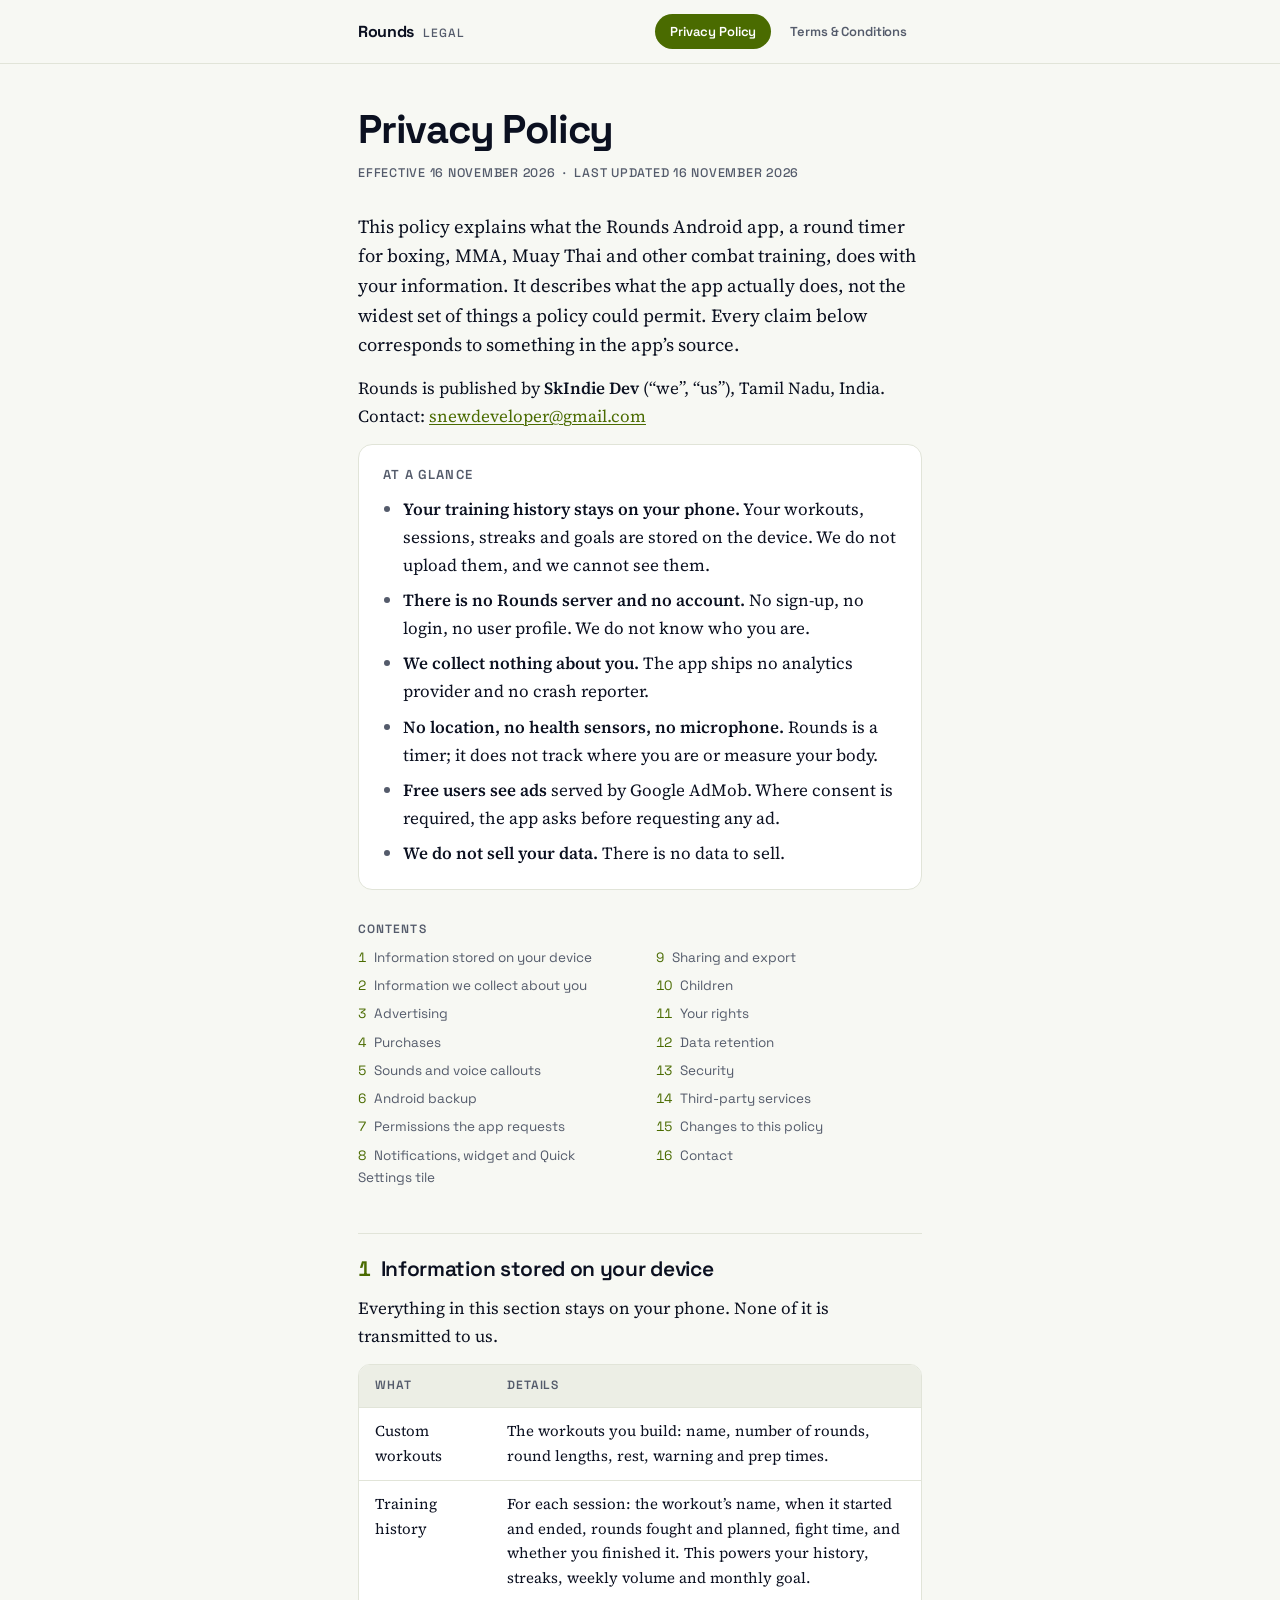
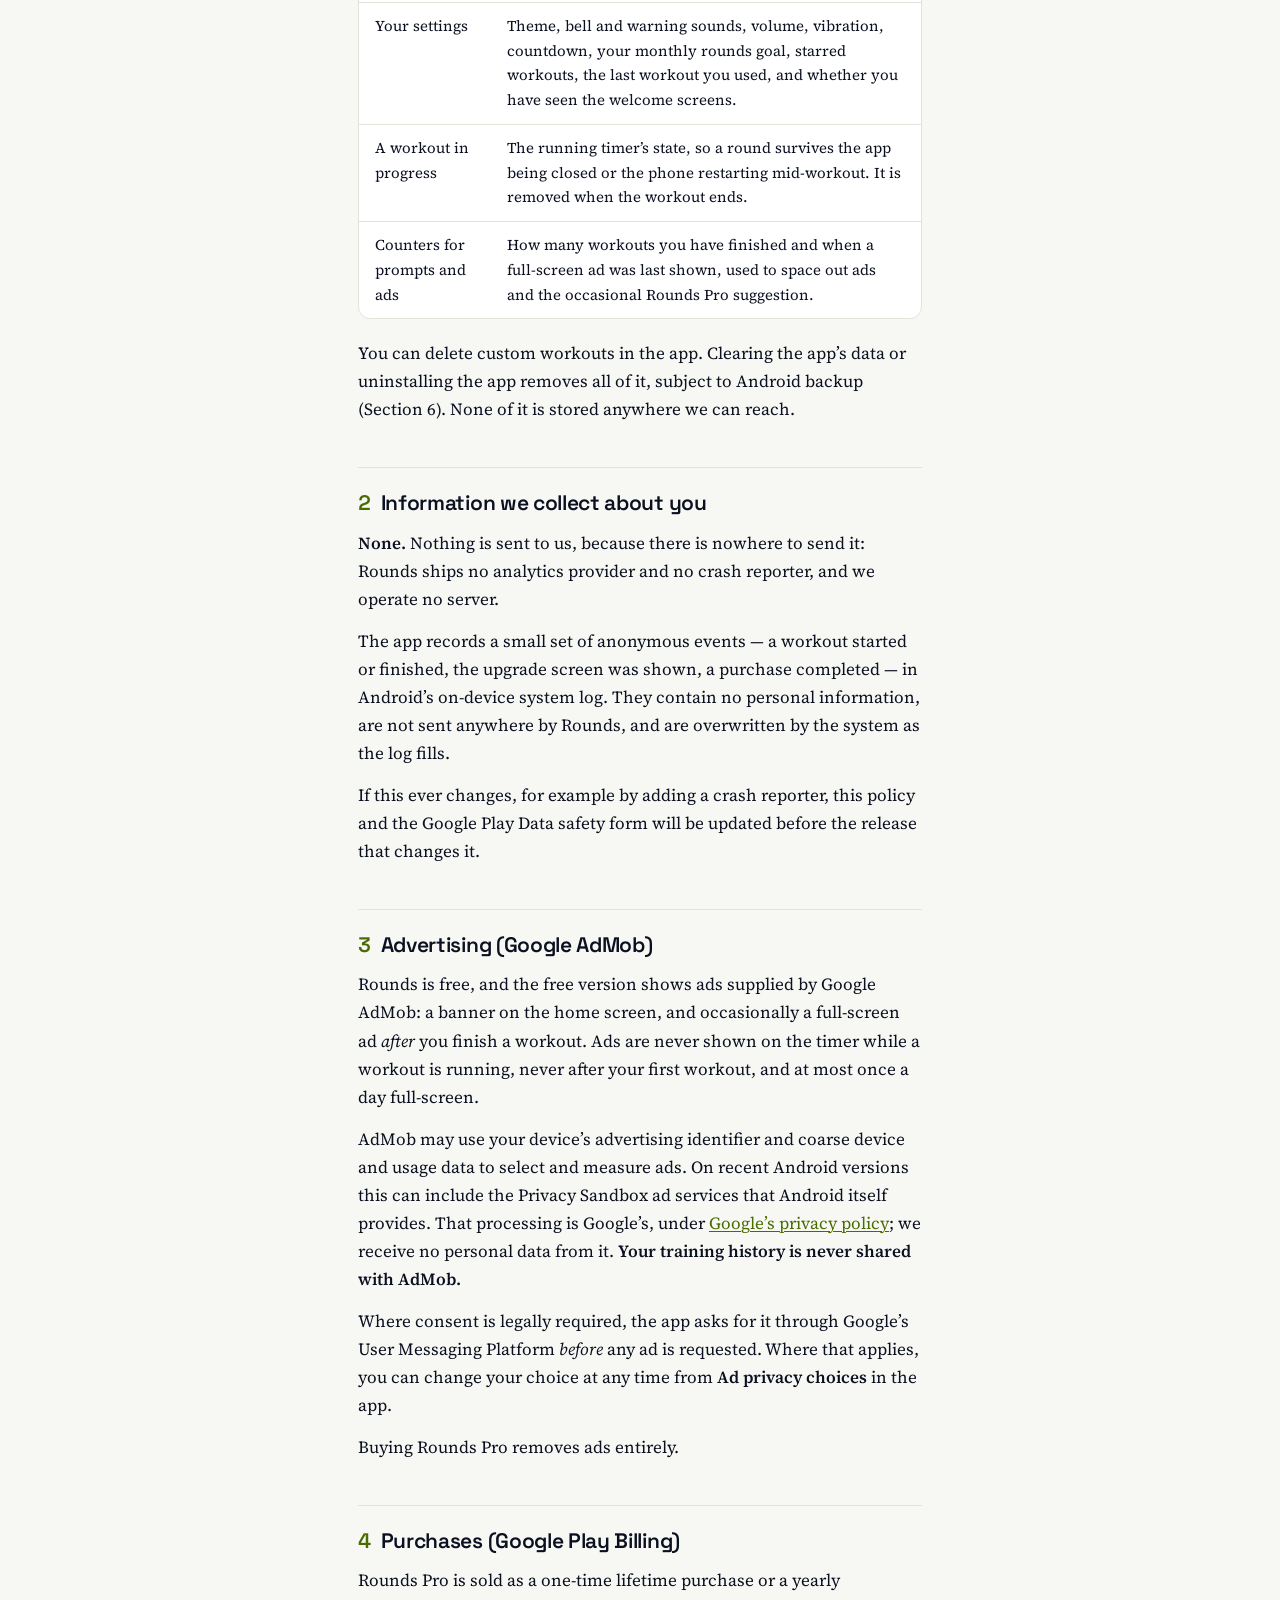
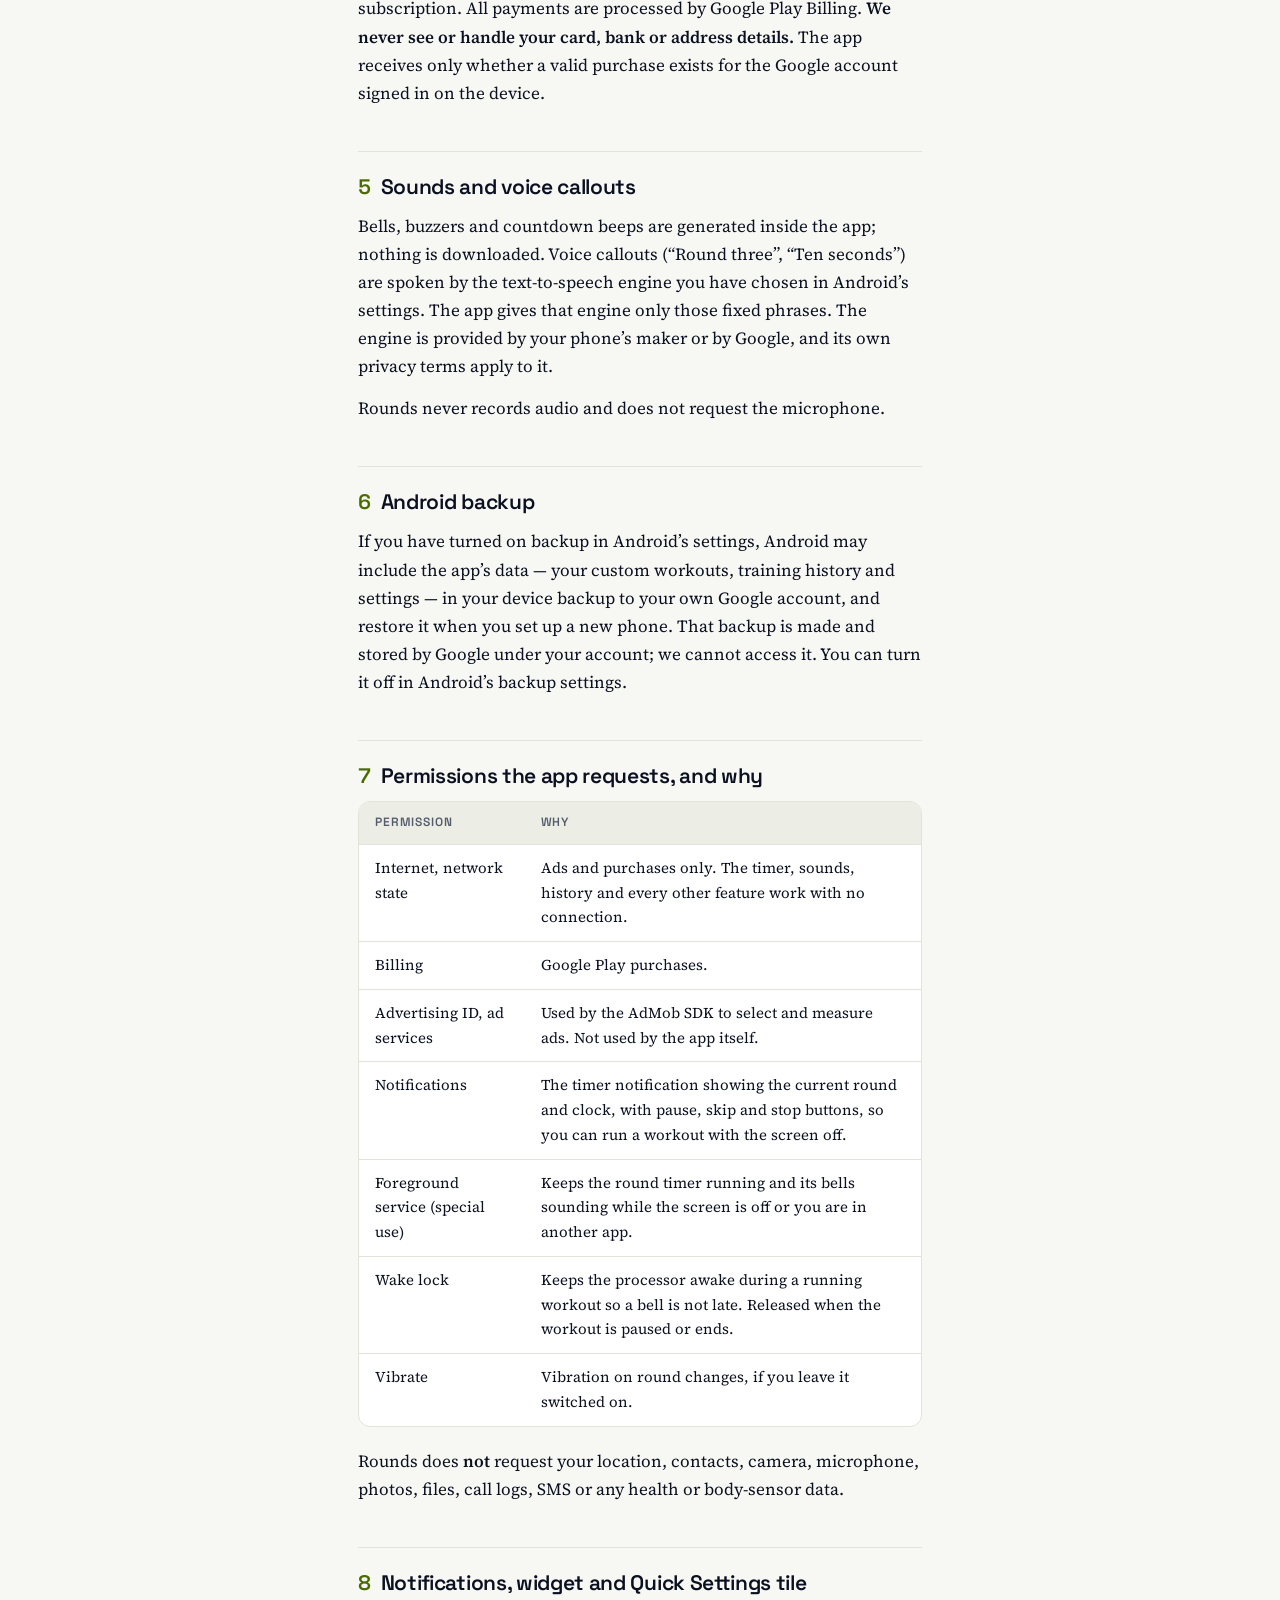
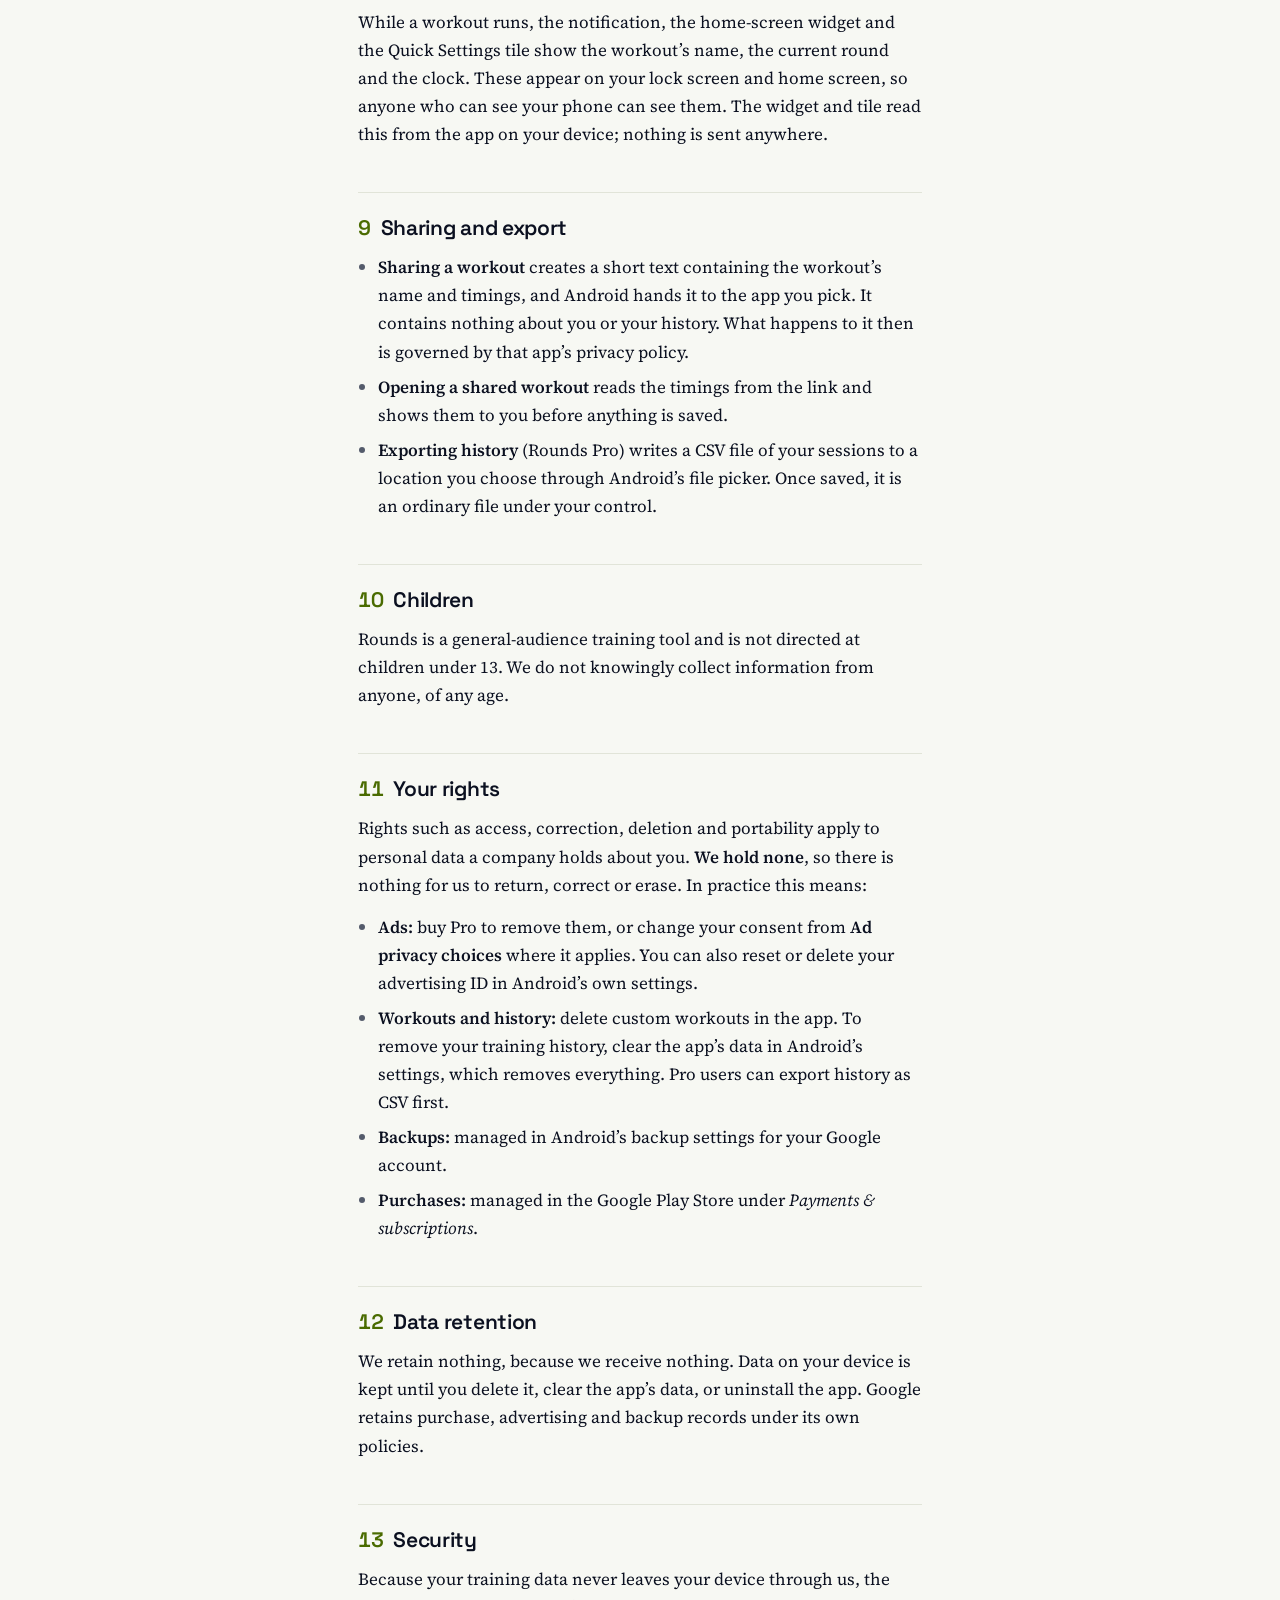
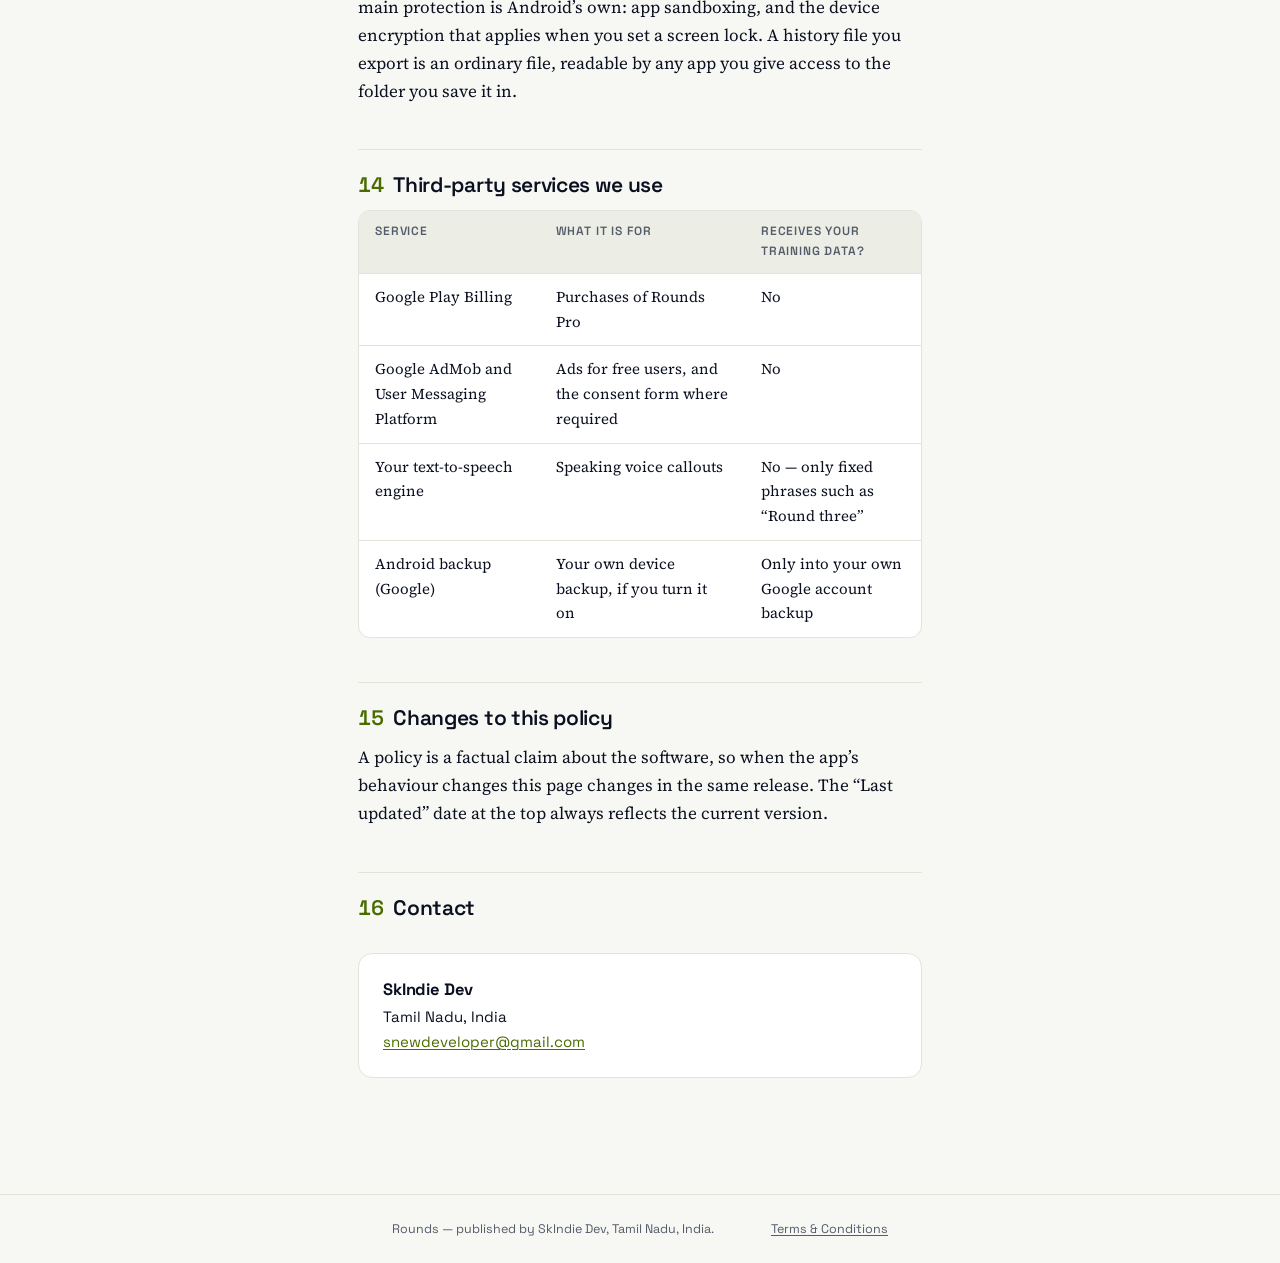
<file: rounds/privacy-policy.html>
<!doctype html>
<html lang="en">
<head>
<meta charset="utf-8">
<meta name="viewport" content="width=device-width, initial-scale=1">
<title>Privacy Policy — Rounds</title>
<meta name="description" content="How the Rounds boxing and MMA round timer handles your information. Your training history stays on your phone; there is no account and no server.">
<meta name="color-scheme" content="light dark">
<link rel="icon" href="data:image/svg+xml,<svg xmlns='http://www.w3.org/2000/svg' viewBox='0 0 100 100'><rect width='100' height='100' rx='22' fill='%230B1020'/><circle cx='50' cy='54' r='26' fill='none' stroke='%23C6FF3D' stroke-width='8'/><path d='M50 54V38M42 18h16' stroke='%23C6FF3D' stroke-width='8' stroke-linecap='round'/></svg>">
<link rel="preconnect" href="https://fonts.googleapis.com">
<link rel="preconnect" href="https://fonts.gstatic.com" crossorigin>
<link rel="stylesheet" href="https://fonts.googleapis.com/css2?family=Space+Grotesk:wght@500;600;700&family=Source+Serif+4:opsz,wght@8..60,400;8..60,600&display=swap">
<link rel="stylesheet" href="../styles.css">
</head>
<body class="app-rounds">

<a class="skip" href="#content">Skip to content</a>

<header class="top">
  <div class="top-inner">
    <a class="wordmark" href="../index.html">Rounds <span class="sub">Legal</span></a>
    <nav class="docnav" aria-label="Legal documents">
      <a href="privacy-policy.html" aria-current="page">Privacy Policy</a>
      <a href="terms.html">Terms &amp; Conditions</a>
    </nav>
  </div>
</header>

<main id="content">

  <h1>Privacy Policy</h1>
  <p class="dateline">
    Effective 16 November 2026
    &nbsp;·&nbsp;
    Last updated 16 November 2026
  </p>

  <p class="lede">This policy explains what the Rounds Android app, a round timer for boxing, MMA,
    Muay Thai and other combat training, does with your information. It describes what the app
    actually does, not the widest set of things a policy could permit. Every claim below
    corresponds to something in the app&rsquo;s source.</p>

  <p>Rounds is published by <strong>SkIndie Dev</strong> (&ldquo;we&rdquo;, &ldquo;us&rdquo;),
    Tamil Nadu, India. Contact: <a href="mailto:snewdeveloper@gmail.com">snewdeveloper@gmail.com</a></p>

  <section class="panel">
    <h2>At a glance</h2>
    <ul>
      <li><strong>Your training history stays on your phone.</strong> Your workouts, sessions,
        streaks and goals are stored on the device. We do not upload them, and we cannot see them.</li>
      <li><strong>There is no Rounds server and no account.</strong> No sign-up, no login, no user
        profile. We do not know who you are.</li>
      <li><strong>We collect nothing about you.</strong> The app ships no analytics provider and no
        crash reporter.</li>
      <li><strong>No location, no health sensors, no microphone.</strong> Rounds is a timer; it does
        not track where you are or measure your body.</li>
      <li><strong>Free users see ads</strong> served by Google AdMob. Where consent is required, the
        app asks before requesting any ad.</li>
      <li><strong>We do not sell your data.</strong> There is no data to sell.</li>
    </ul>
  </section>

  <nav class="toc" aria-label="Contents">
    <h2>Contents</h2>
    <ol>
      <li><a href="#s1">Information stored on your device</a></li>
      <li><a href="#s2">Information we collect about you</a></li>
      <li><a href="#s3">Advertising</a></li>
      <li><a href="#s4">Purchases</a></li>
      <li><a href="#s5">Sounds and voice callouts</a></li>
      <li><a href="#s6">Android backup</a></li>
      <li><a href="#s7">Permissions the app requests</a></li>
      <li><a href="#s8">Notifications, widget and Quick Settings tile</a></li>
      <li><a href="#s9">Sharing and export</a></li>
      <li><a href="#s10">Children</a></li>
      <li><a href="#s11">Your rights</a></li>
      <li><a href="#s12">Data retention</a></li>
      <li><a href="#s13">Security</a></li>
      <li><a href="#s14">Third-party services</a></li>
      <li><a href="#s15">Changes to this policy</a></li>
      <li><a href="#s16">Contact</a></li>
    </ol>
  </nav>

  <h2 id="s1"><span class="num">1</span>Information stored on your device</h2>
  <p>Everything in this section stays on your phone. None of it is transmitted to us.</p>
  <div class="table-wrap">
    <table>
      <thead><tr><th scope="col">What</th><th scope="col">Details</th></tr></thead>
      <tbody>
        <tr><td>Custom workouts</td><td>The workouts you build: name, number of rounds, round lengths, rest, warning and prep times.</td></tr>
        <tr><td>Training history</td><td>For each session: the workout&rsquo;s name, when it started and ended, rounds fought and planned, fight time, and whether you finished it. This powers your history, streaks, weekly volume and monthly goal.</td></tr>
        <tr><td>Your settings</td><td>Theme, bell and warning sounds, volume, vibration, countdown, your monthly rounds goal, starred workouts, the last workout you used, and whether you have seen the welcome screens.</td></tr>
        <tr><td>A workout in progress</td><td>The running timer&rsquo;s state, so a round survives the app being closed or the phone restarting mid-workout. It is removed when the workout ends.</td></tr>
        <tr><td>Counters for prompts and ads</td><td>How many workouts you have finished and when a full-screen ad was last shown, used to space out ads and the occasional Rounds Pro suggestion.</td></tr>
      </tbody>
    </table>
  </div>
  <p>You can delete custom workouts in the app. Clearing the app&rsquo;s data or uninstalling the
    app removes all of it, subject to Android backup (Section 6). None of it is stored anywhere we
    can reach.</p>

  <h2 id="s2"><span class="num">2</span>Information we collect about you</h2>
  <p><strong>None.</strong> Nothing is sent to us, because there is nowhere to send it: Rounds ships
    no analytics provider and no crash reporter, and we operate no server.</p>
  <p>The app records a small set of anonymous events &mdash; a workout started or finished, the
    upgrade screen was shown, a purchase completed &mdash; in Android&rsquo;s on-device system log.
    They contain no personal information, are not sent anywhere by Rounds, and are overwritten by
    the system as the log fills.</p>
  <p>If this ever changes, for example by adding a crash reporter, this policy and the Google Play
    Data safety form will be updated before the release that changes it.</p>

  <h2 id="s3"><span class="num">3</span>Advertising (Google AdMob)</h2>
  <p>Rounds is free, and the free version shows ads supplied by Google AdMob: a banner on the home
    screen, and occasionally a full-screen ad <em>after</em> you finish a workout. Ads are never
    shown on the timer while a workout is running, never after your first workout, and at most once
    a day full-screen.</p>
  <p>AdMob may use your device&rsquo;s advertising identifier and coarse device and usage data to
    select and measure ads. On recent Android versions this can include the Privacy Sandbox ad
    services that Android itself provides. That processing is Google&rsquo;s, under
    <a href="https://policies.google.com/privacy" rel="noopener">Google&rsquo;s privacy policy</a>;
    we receive no personal data from it. <strong>Your training history is never shared with
    AdMob.</strong></p>
  <p>Where consent is legally required, the app asks for it through Google&rsquo;s User Messaging
    Platform <em>before</em> any ad is requested. Where that applies, you can change your choice at
    any time from <strong>Ad privacy choices</strong> in the app.</p>
  <p>Buying Rounds Pro removes ads entirely.</p>

  <h2 id="s4"><span class="num">4</span>Purchases (Google Play Billing)</h2>
  <p>Rounds Pro is sold as a one-time lifetime purchase or a yearly subscription. All payments are
    processed by Google Play Billing. <strong>We never see or handle your card, bank or address
    details.</strong> The app receives only whether a valid purchase exists for the Google account
    signed in on the device.</p>

  <h2 id="s5"><span class="num">5</span>Sounds and voice callouts</h2>
  <p>Bells, buzzers and countdown beeps are generated inside the app; nothing is downloaded. Voice
    callouts (&ldquo;Round three&rdquo;, &ldquo;Ten seconds&rdquo;) are spoken by the text-to-speech
    engine you have chosen in Android&rsquo;s settings. The app gives that engine only those fixed
    phrases. The engine is provided by your phone&rsquo;s maker or by Google, and its own privacy
    terms apply to it.</p>
  <p>Rounds never records audio and does not request the microphone.</p>

  <h2 id="s6"><span class="num">6</span>Android backup</h2>
  <p>If you have turned on backup in Android&rsquo;s settings, Android may include the app&rsquo;s
    data &mdash; your custom workouts, training history and settings &mdash; in your device backup to
    your own Google account, and restore it when you set up a new phone. That backup is made and
    stored by Google under your account; we cannot access it. You can turn it off in Android&rsquo;s
    backup settings.</p>

  <h2 id="s7"><span class="num">7</span>Permissions the app requests, and why</h2>
  <div class="table-wrap">
    <table>
      <thead><tr><th scope="col">Permission</th><th scope="col">Why</th></tr></thead>
      <tbody>
        <tr><td>Internet, network state</td><td>Ads and purchases only. The timer, sounds, history and every other feature work with no connection.</td></tr>
        <tr><td>Billing</td><td>Google Play purchases.</td></tr>
        <tr><td>Advertising ID, ad services</td><td>Used by the AdMob SDK to select and measure ads. Not used by the app itself.</td></tr>
        <tr><td>Notifications</td><td>The timer notification showing the current round and clock, with pause, skip and stop buttons, so you can run a workout with the screen off.</td></tr>
        <tr><td>Foreground service (special use)</td><td>Keeps the round timer running and its bells sounding while the screen is off or you are in another app.</td></tr>
        <tr><td>Wake lock</td><td>Keeps the processor awake during a running workout so a bell is not late. Released when the workout is paused or ends.</td></tr>
        <tr><td>Vibrate</td><td>Vibration on round changes, if you leave it switched on.</td></tr>
      </tbody>
    </table>
  </div>
  <p>Rounds does <strong>not</strong> request your location, contacts, camera, microphone, photos,
    files, call logs, SMS or any health or body-sensor data.</p>

  <h2 id="s8"><span class="num">8</span>Notifications, widget and Quick Settings tile</h2>
  <p>While a workout runs, the notification, the home-screen widget and the Quick Settings tile show
    the workout&rsquo;s name, the current round and the clock. These appear on your lock screen and
    home screen, so anyone who can see your phone can see them. The widget and tile read this from
    the app on your device; nothing is sent anywhere.</p>

  <h2 id="s9"><span class="num">9</span>Sharing and export</h2>
  <ul>
    <li><strong>Sharing a workout</strong> creates a short text containing the workout&rsquo;s name
      and timings, and Android hands it to the app you pick. It contains nothing about you or your
      history. What happens to it then is governed by that app&rsquo;s privacy policy.</li>
    <li><strong>Opening a shared workout</strong> reads the timings from the link and shows them to
      you before anything is saved.</li>
    <li><strong>Exporting history</strong> (Rounds Pro) writes a CSV file of your sessions to a
      location you choose through Android&rsquo;s file picker. Once saved, it is an ordinary file
      under your control.</li>
  </ul>

  <h2 id="s10"><span class="num">10</span>Children</h2>
  <p>Rounds is a general-audience training tool and is not directed at children under 13. We do not
    knowingly collect information from anyone, of any age.</p>

  <h2 id="s11"><span class="num">11</span>Your rights</h2>
  <p>Rights such as access, correction, deletion and portability apply to personal data a company
    holds about you. <strong>We hold none</strong>, so there is nothing for us to return, correct or
    erase. In practice this means:</p>
  <ul>
    <li><strong>Ads:</strong> buy Pro to remove them, or change your consent from <strong>Ad
      privacy choices</strong> where it applies. You can also reset or delete your advertising ID in
      Android&rsquo;s own settings.</li>
    <li><strong>Workouts and history:</strong> delete custom workouts in the app. To remove your
      training history, clear the app&rsquo;s data in Android&rsquo;s settings, which removes
      everything. Pro users can export history as CSV first.</li>
    <li><strong>Backups:</strong> managed in Android&rsquo;s backup settings for your Google
      account.</li>
    <li><strong>Purchases:</strong> managed in the Google Play Store under
      <em>Payments &amp; subscriptions</em>.</li>
  </ul>

  <h2 id="s12"><span class="num">12</span>Data retention</h2>
  <p>We retain nothing, because we receive nothing. Data on your device is kept until you delete it,
    clear the app&rsquo;s data, or uninstall the app. Google retains purchase, advertising and
    backup records under its own policies.</p>

  <h2 id="s13"><span class="num">13</span>Security</h2>
  <p>Because your training data never leaves your device through us, the main protection is
    Android&rsquo;s own: app sandboxing, and the device encryption that applies when you set a screen
    lock. A history file you export is an ordinary file, readable by any app you give access to
    the folder you save it in.</p>

  <h2 id="s14"><span class="num">14</span>Third-party services we use</h2>
  <div class="table-wrap">
    <table>
      <thead><tr><th scope="col">Service</th><th scope="col">What it is for</th><th scope="col">Receives your training data?</th></tr></thead>
      <tbody>
        <tr><td>Google Play Billing</td><td>Purchases of Rounds Pro</td><td>No</td></tr>
        <tr><td>Google AdMob and User Messaging Platform</td><td>Ads for free users, and the consent form where required</td><td>No</td></tr>
        <tr><td>Your text-to-speech engine</td><td>Speaking voice callouts</td><td>No &mdash; only fixed phrases such as &ldquo;Round three&rdquo;</td></tr>
        <tr><td>Android backup (Google)</td><td>Your own device backup, if you turn it on</td><td>Only into your own Google account backup</td></tr>
      </tbody>
    </table>
  </div>

  <h2 id="s15"><span class="num">15</span>Changes to this policy</h2>
  <p>A policy is a factual claim about the software, so when the app&rsquo;s behaviour changes this
    page changes in the same release. The &ldquo;Last updated&rdquo; date at the top always reflects
    the current version.</p>

  <h2 id="s16"><span class="num">16</span>Contact</h2>
  <div class="contact">
    <div class="org">SkIndie Dev</div>
    Tamil Nadu, India<br>
    <a href="mailto:snewdeveloper@gmail.com">snewdeveloper@gmail.com</a>
  </div>

</main>

<footer class="foot">
  <div class="foot-inner">
    <span>Rounds &mdash; published by SkIndie Dev, Tamil Nadu, India.</span>
    <span><a href="terms.html">Terms &amp; Conditions</a></span>
  </div>
</footer>

</body>
</html>
</file>
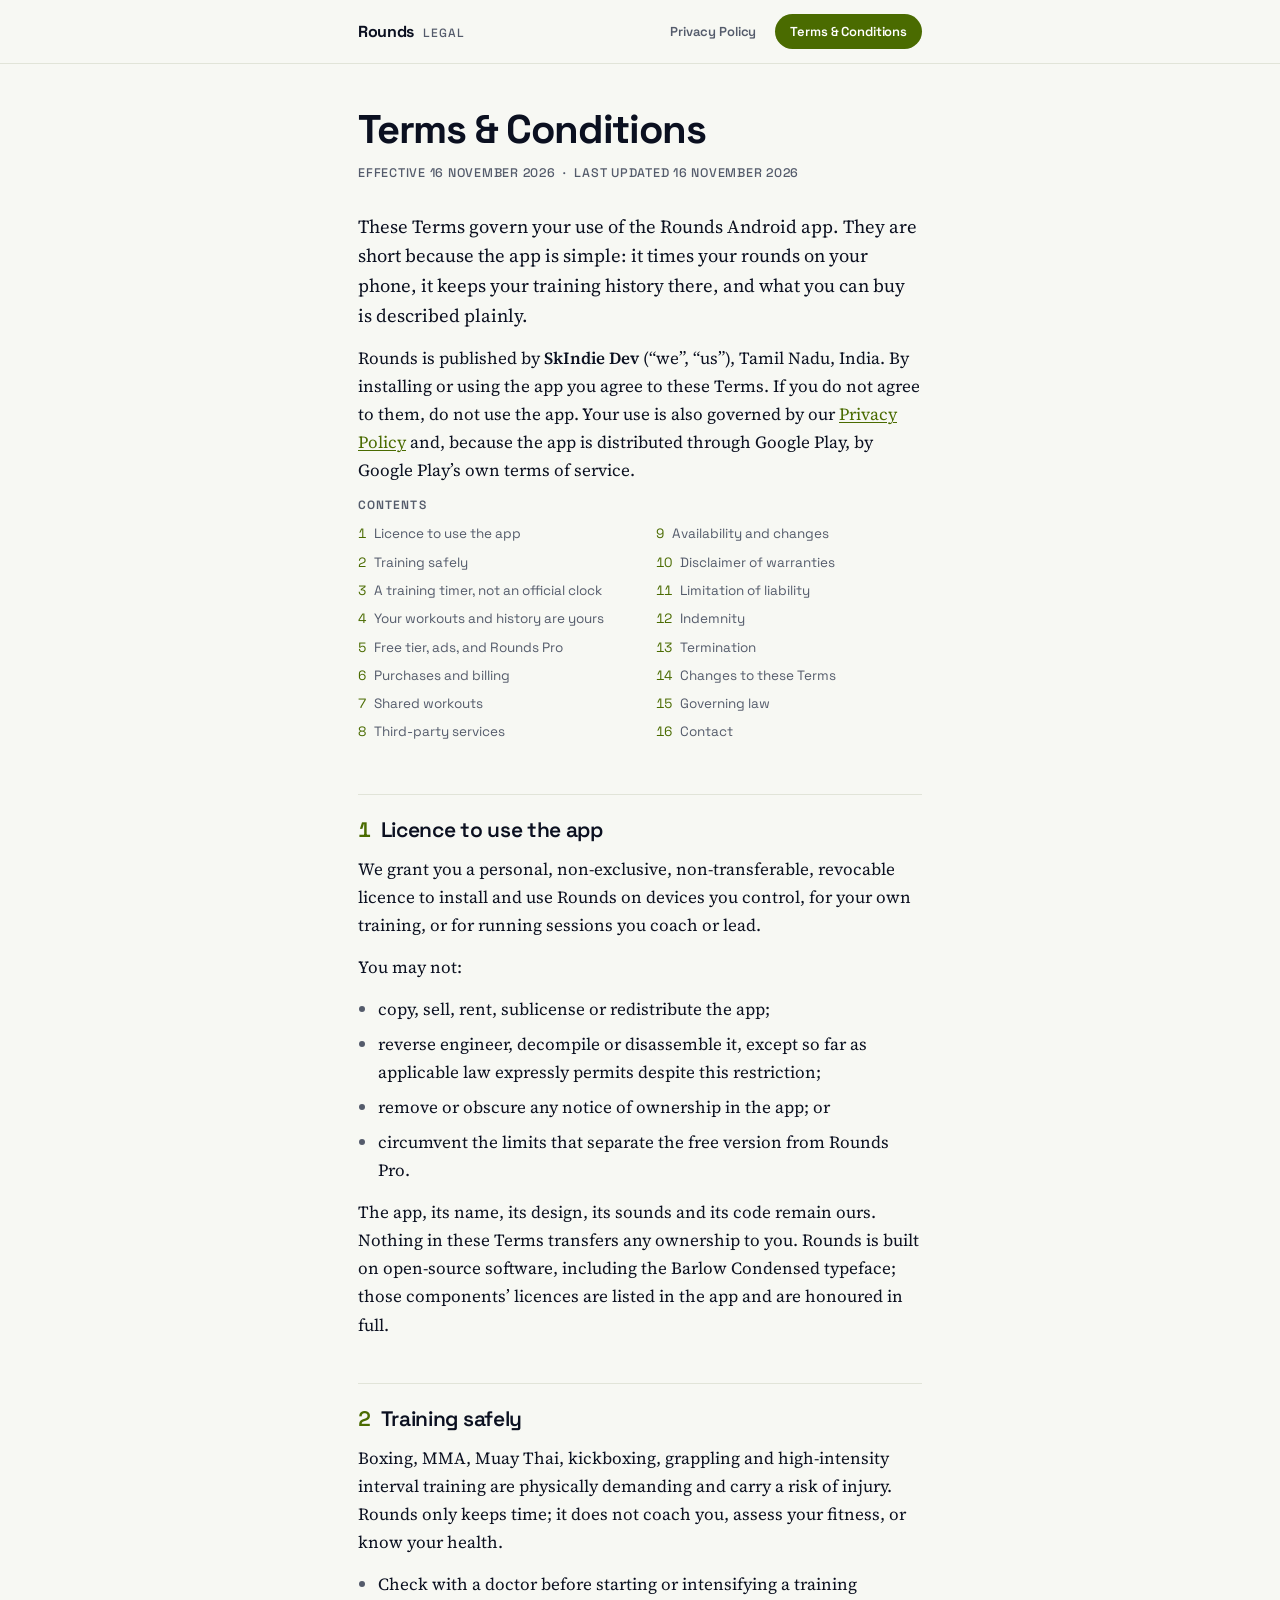
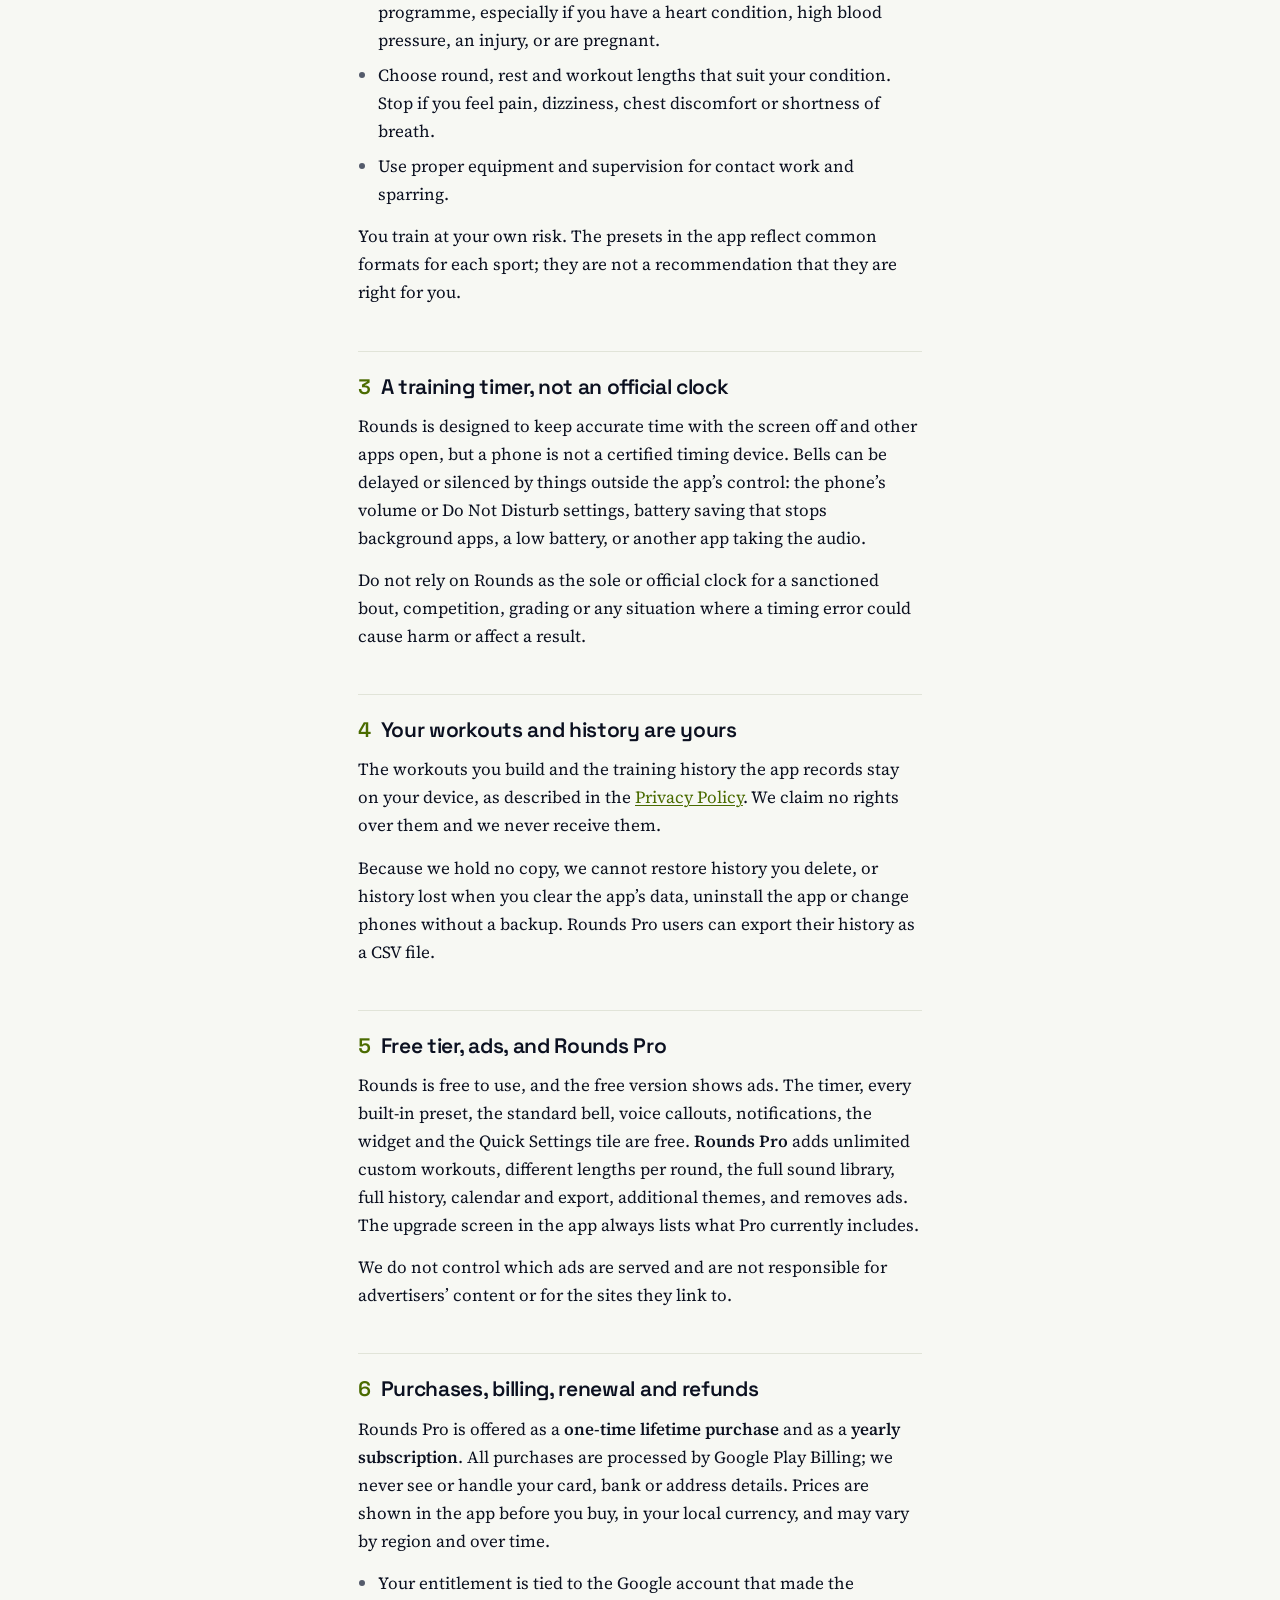
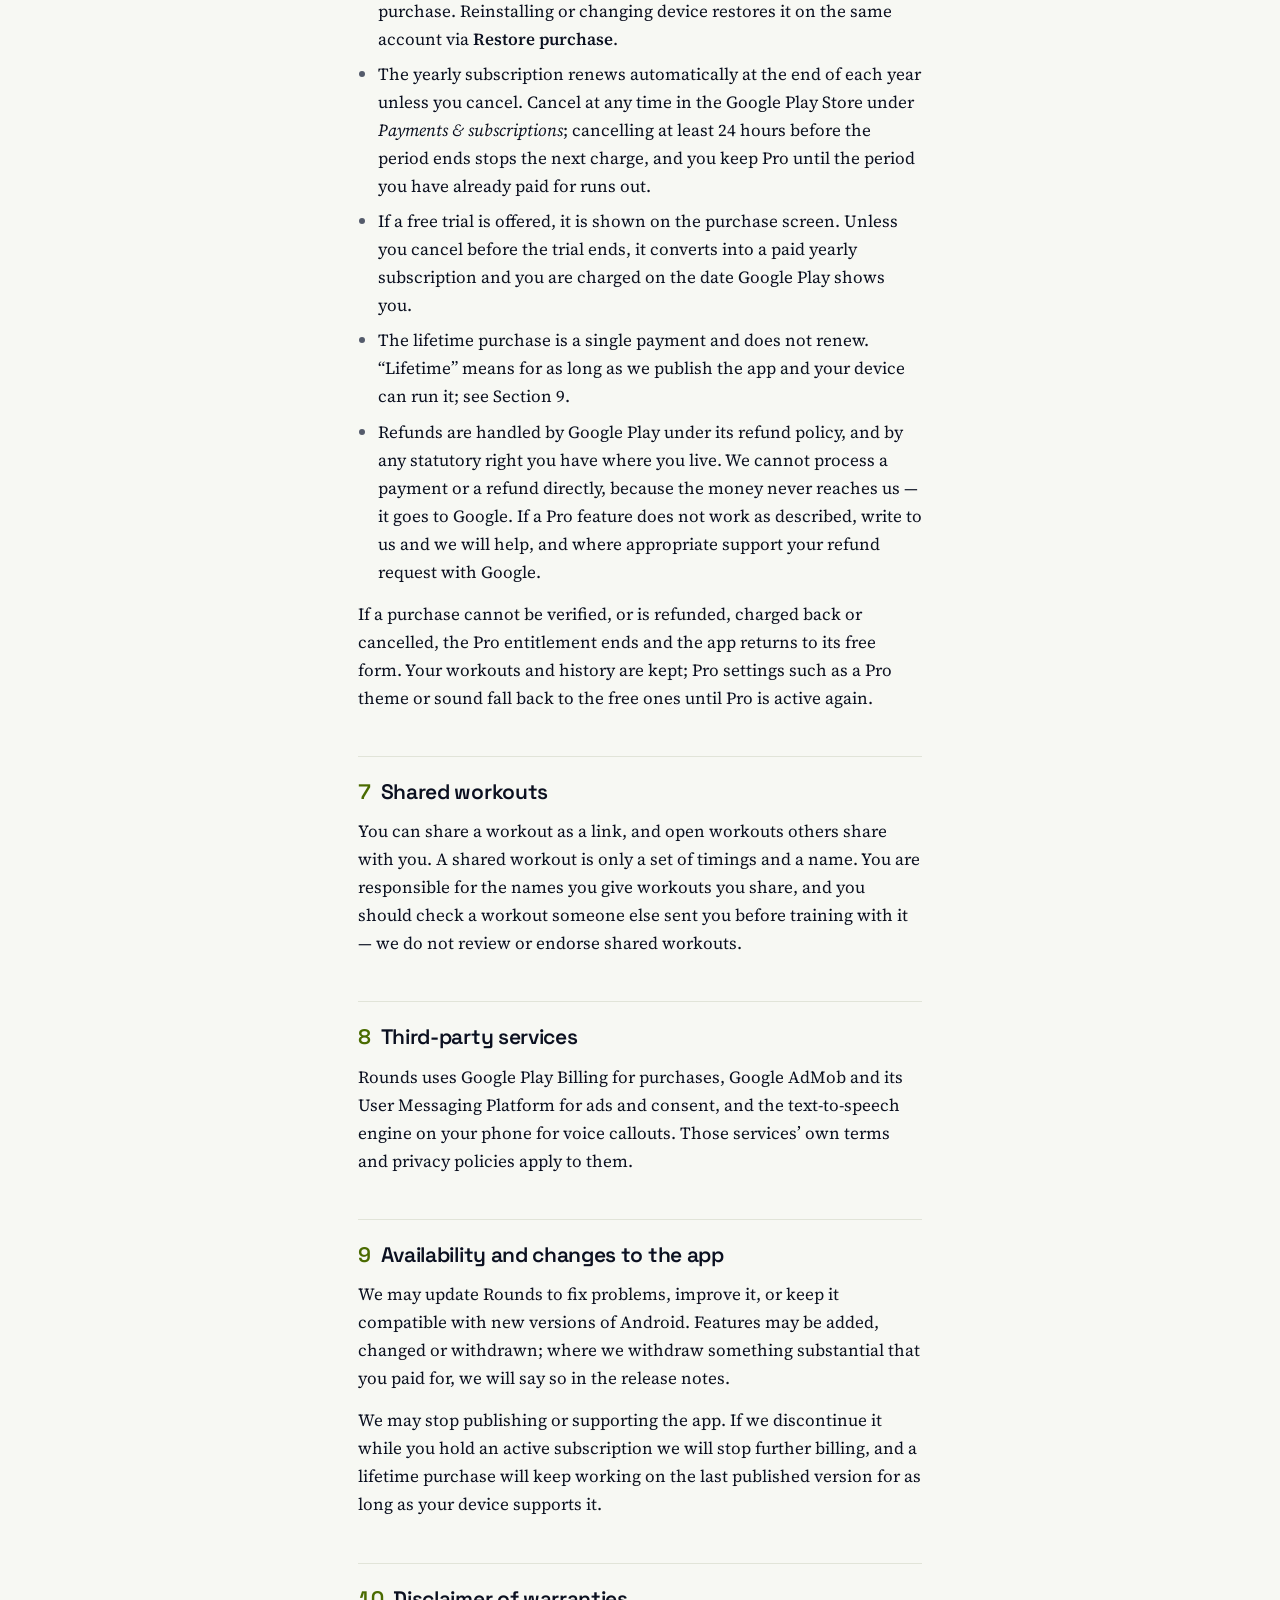
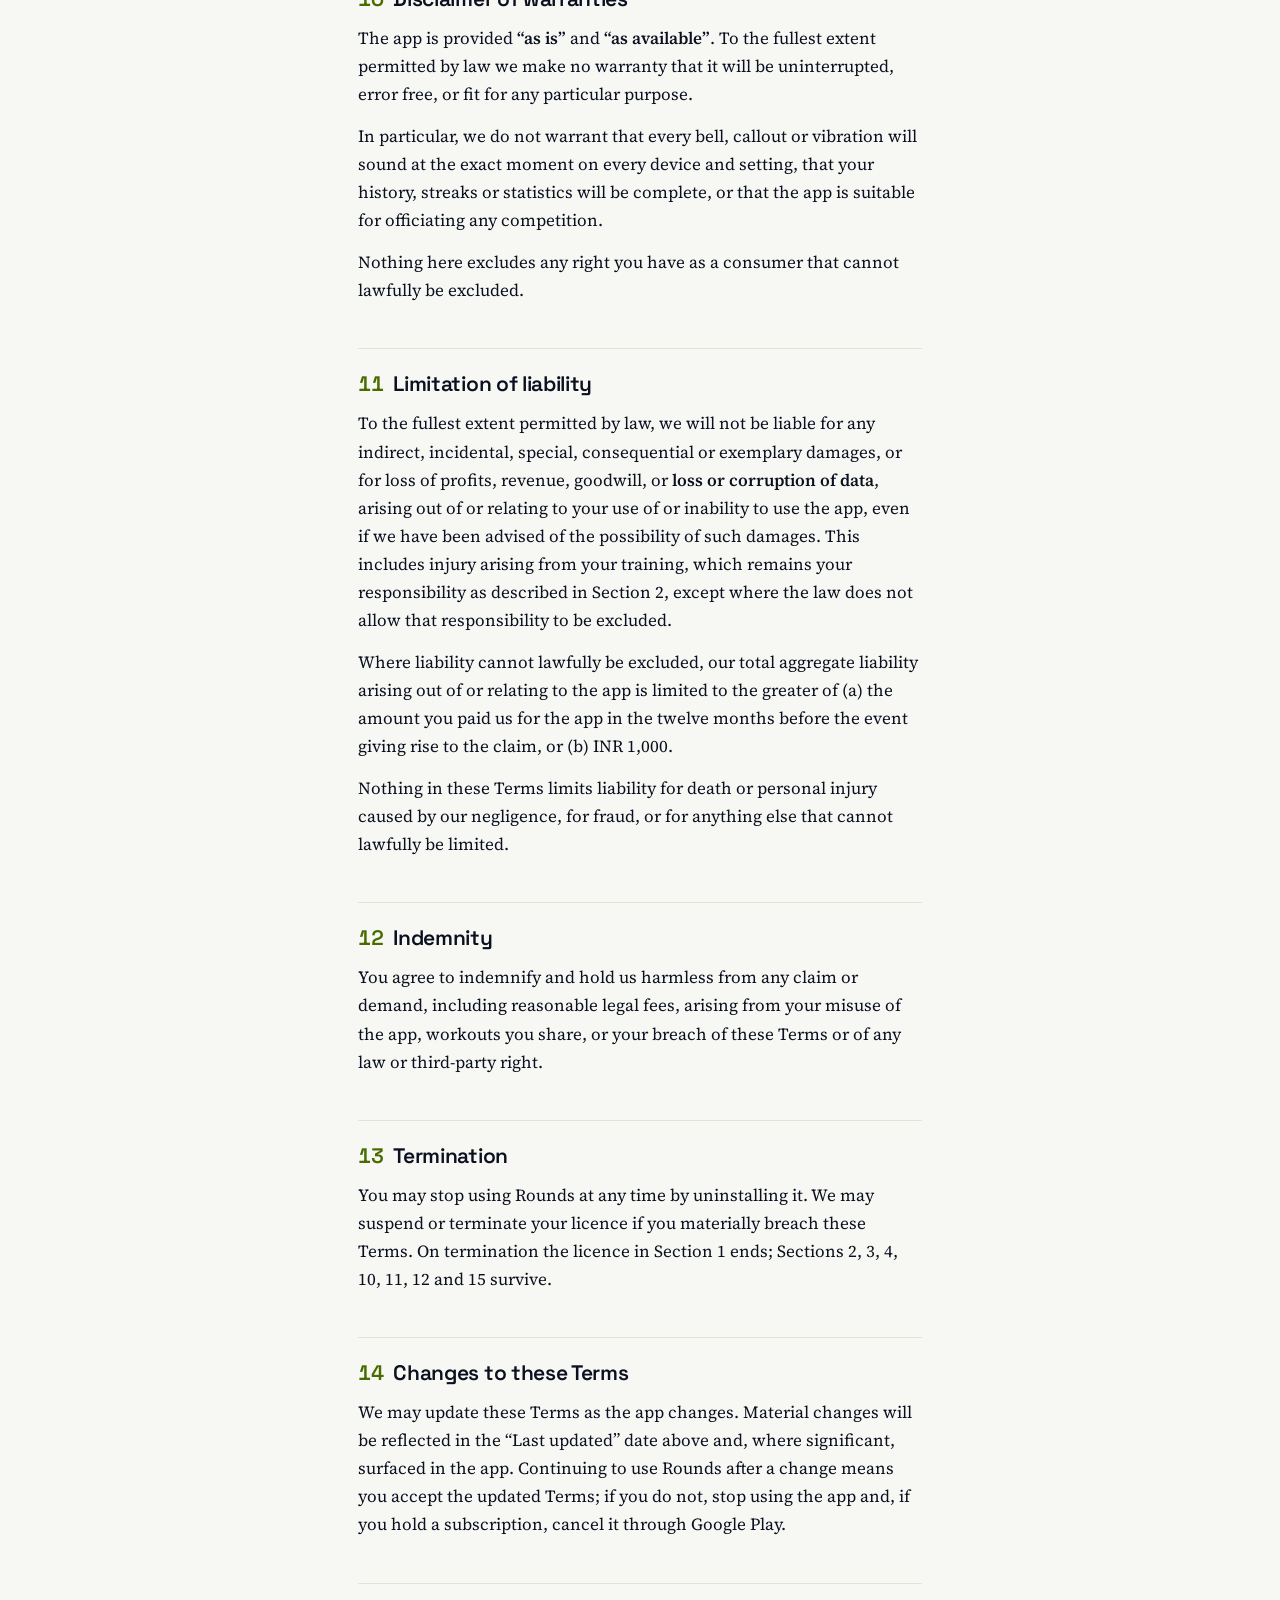
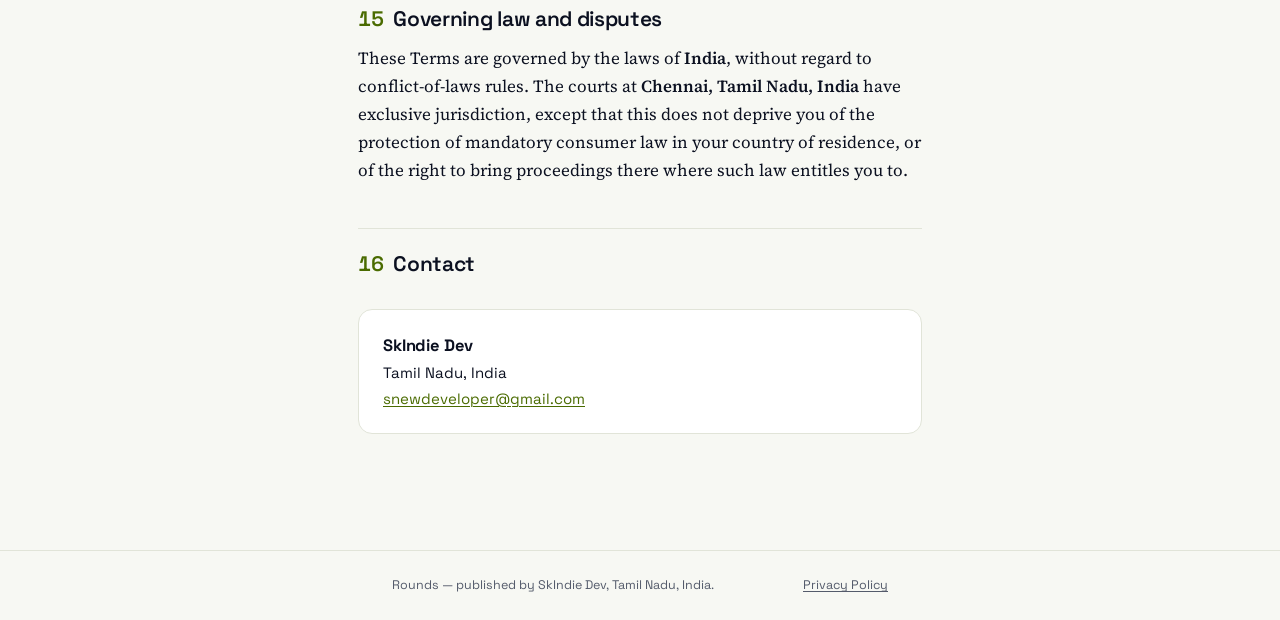
<file: rounds/terms.html>
<!doctype html>
<html lang="en">
<head>
<meta charset="utf-8">
<meta name="viewport" content="width=device-width, initial-scale=1">
<title>Terms &amp; Conditions — Rounds</title>
<meta name="description" content="The terms you agree to when you use Rounds, the boxing and MMA round timer for Android.">
<meta name="color-scheme" content="light dark">
<link rel="icon" href="data:image/svg+xml,<svg xmlns='http://www.w3.org/2000/svg' viewBox='0 0 100 100'><rect width='100' height='100' rx='22' fill='%230B1020'/><circle cx='50' cy='54' r='26' fill='none' stroke='%23C6FF3D' stroke-width='8'/><path d='M50 54V38M42 18h16' stroke='%23C6FF3D' stroke-width='8' stroke-linecap='round'/></svg>">
<link rel="preconnect" href="https://fonts.googleapis.com">
<link rel="preconnect" href="https://fonts.gstatic.com" crossorigin>
<link rel="stylesheet" href="https://fonts.googleapis.com/css2?family=Space+Grotesk:wght@500;600;700&family=Source+Serif+4:opsz,wght@8..60,400;8..60,600&display=swap">
<link rel="stylesheet" href="../styles.css">
</head>
<body class="app-rounds">

<a class="skip" href="#content">Skip to content</a>

<header class="top">
  <div class="top-inner">
    <a class="wordmark" href="../index.html">Rounds <span class="sub">Legal</span></a>
    <nav class="docnav" aria-label="Legal documents">
      <a href="privacy-policy.html">Privacy Policy</a>
      <a href="terms.html" aria-current="page">Terms &amp; Conditions</a>
    </nav>
  </div>
</header>

<main id="content">

  <h1>Terms &amp; Conditions</h1>
  <p class="dateline">
    Effective 16 November 2026
    &nbsp;·&nbsp;
    Last updated 16 November 2026
  </p>

  <p class="lede">These Terms govern your use of the Rounds Android app. They are short because the
    app is simple: it times your rounds on your phone, it keeps your training history there, and
    what you can buy is described plainly.</p>

  <p>Rounds is published by <strong>SkIndie Dev</strong> (&ldquo;we&rdquo;, &ldquo;us&rdquo;),
    Tamil Nadu, India. By installing or using the app you agree to these Terms. If you do not agree
    to them, do not use the app. Your use is also governed by our
    <a href="privacy-policy.html">Privacy Policy</a> and, because the app is distributed through
    Google Play, by Google Play&rsquo;s own terms of service.</p>

  <nav class="toc" aria-label="Contents">
    <h2>Contents</h2>
    <ol>
      <li><a href="#s1">Licence to use the app</a></li>
      <li><a href="#s2">Training safely</a></li>
      <li><a href="#s3">A training timer, not an official clock</a></li>
      <li><a href="#s4">Your workouts and history are yours</a></li>
      <li><a href="#s5">Free tier, ads, and Rounds Pro</a></li>
      <li><a href="#s6">Purchases and billing</a></li>
      <li><a href="#s7">Shared workouts</a></li>
      <li><a href="#s8">Third-party services</a></li>
      <li><a href="#s9">Availability and changes</a></li>
      <li><a href="#s10">Disclaimer of warranties</a></li>
      <li><a href="#s11">Limitation of liability</a></li>
      <li><a href="#s12">Indemnity</a></li>
      <li><a href="#s13">Termination</a></li>
      <li><a href="#s14">Changes to these Terms</a></li>
      <li><a href="#s15">Governing law</a></li>
      <li><a href="#s16">Contact</a></li>
    </ol>
  </nav>

  <h2 id="s1"><span class="num">1</span>Licence to use the app</h2>
  <p>We grant you a personal, non-exclusive, non-transferable, revocable licence to install and use
    Rounds on devices you control, for your own training, or for running sessions you coach or
    lead.</p>
  <p>You may not:</p>
  <ul>
    <li>copy, sell, rent, sublicense or redistribute the app;</li>
    <li>reverse engineer, decompile or disassemble it, except so far as applicable law expressly
      permits despite this restriction;</li>
    <li>remove or obscure any notice of ownership in the app; or</li>
    <li>circumvent the limits that separate the free version from Rounds Pro.</li>
  </ul>
  <p>The app, its name, its design, its sounds and its code remain ours. Nothing in these Terms
    transfers any ownership to you. Rounds is built on open-source software, including the Barlow
    Condensed typeface; those components&rsquo; licences are listed in the app and are honoured in
    full.</p>

  <h2 id="s2"><span class="num">2</span>Training safely</h2>
  <p>Boxing, MMA, Muay Thai, kickboxing, grappling and high-intensity interval training are
    physically demanding and carry a risk of injury. Rounds only keeps time; it does not coach you,
    assess your fitness, or know your health.</p>
  <ul>
    <li>Check with a doctor before starting or intensifying a training programme, especially if you
      have a heart condition, high blood pressure, an injury, or are pregnant.</li>
    <li>Choose round, rest and workout lengths that suit your condition. Stop if you feel pain,
      dizziness, chest discomfort or shortness of breath.</li>
    <li>Use proper equipment and supervision for contact work and sparring.</li>
  </ul>
  <p>You train at your own risk. The presets in the app reflect common formats for each sport; they
    are not a recommendation that they are right for you.</p>

  <h2 id="s3"><span class="num">3</span>A training timer, not an official clock</h2>
  <p>Rounds is designed to keep accurate time with the screen off and other apps open, but a phone
    is not a certified timing device. Bells can be delayed or silenced by things outside the
    app&rsquo;s control: the phone&rsquo;s volume or Do Not Disturb settings, battery saving that
    stops background apps, a low battery, or another app taking the audio.</p>
  <p>Do not rely on Rounds as the sole or official clock for a sanctioned bout, competition, grading
    or any situation where a timing error could cause harm or affect a result.</p>

  <h2 id="s4"><span class="num">4</span>Your workouts and history are yours</h2>
  <p>The workouts you build and the training history the app records stay on your device, as
    described in the <a href="privacy-policy.html">Privacy Policy</a>. We claim no rights over them
    and we never receive them.</p>
  <p>Because we hold no copy, we cannot restore history you delete, or history lost when you clear
    the app&rsquo;s data, uninstall the app or change phones without a backup. Rounds Pro users can
    export their history as a CSV file.</p>

  <h2 id="s5"><span class="num">5</span>Free tier, ads, and Rounds Pro</h2>
  <p>Rounds is free to use, and the free version shows ads. The timer, every built-in preset, the
    standard bell, voice callouts, notifications, the widget and the Quick Settings tile are free.
    <strong>Rounds Pro</strong> adds unlimited custom workouts, different lengths per round, the full
    sound library, full history, calendar and export, additional themes, and removes ads. The
    upgrade screen in the app always lists what Pro currently includes.</p>
  <p>We do not control which ads are served and are not responsible for advertisers&rsquo; content or
    for the sites they link to.</p>

  <h2 id="s6"><span class="num">6</span>Purchases, billing, renewal and refunds</h2>
  <p>Rounds Pro is offered as a <strong>one-time lifetime purchase</strong> and as a
    <strong>yearly subscription</strong>. All purchases are processed by Google Play Billing; we
    never see or handle your card, bank or address details. Prices are shown in the app before you
    buy, in your local currency, and may vary by region and over time.</p>
  <ul>
    <li>Your entitlement is tied to the Google account that made the purchase. Reinstalling or
      changing device restores it on the same account via <strong>Restore purchase</strong>.</li>
    <li>The yearly subscription renews automatically at the end of each year unless you cancel.
      Cancel at any time in the Google Play Store under <em>Payments &amp; subscriptions</em>;
      cancelling at least 24 hours before the period ends stops the next charge, and you keep Pro
      until the period you have already paid for runs out.</li>
    <li>If a free trial is offered, it is shown on the purchase screen. Unless you cancel before
      the trial ends, it converts into a paid yearly subscription and you are charged on the date
      Google Play shows you.</li>
    <li>The lifetime purchase is a single payment and does not renew. &ldquo;Lifetime&rdquo; means
      for as long as we publish the app and your device can run it; see Section 9.</li>
    <li>Refunds are handled by Google Play under its refund policy, and by any statutory right you
      have where you live. We cannot process a payment or a refund directly, because the money never
      reaches us &mdash; it goes to Google. If a Pro feature does not work as described, write to us
      and we will help, and where appropriate support your refund request with Google.</li>
  </ul>
  <p>If a purchase cannot be verified, or is refunded, charged back or cancelled, the Pro
    entitlement ends and the app returns to its free form. Your workouts and history are kept; Pro
    settings such as a Pro theme or sound fall back to the free ones until Pro is active again.</p>

  <h2 id="s7"><span class="num">7</span>Shared workouts</h2>
  <p>You can share a workout as a link, and open workouts others share with you. A shared workout is
    only a set of timings and a name. You are responsible for the names you give workouts you share,
    and you should check a workout someone else sent you before training with it &mdash; we do not
    review or endorse shared workouts.</p>

  <h2 id="s8"><span class="num">8</span>Third-party services</h2>
  <p>Rounds uses Google Play Billing for purchases, Google AdMob and its User Messaging Platform for
    ads and consent, and the text-to-speech engine on your phone for voice callouts. Those
    services&rsquo; own terms and privacy policies apply to them.</p>

  <h2 id="s9"><span class="num">9</span>Availability and changes to the app</h2>
  <p>We may update Rounds to fix problems, improve it, or keep it compatible with new versions of
    Android. Features may be added, changed or withdrawn; where we withdraw something substantial
    that you paid for, we will say so in the release notes.</p>
  <p>We may stop publishing or supporting the app. If we discontinue it while you hold an active
    subscription we will stop further billing, and a lifetime purchase will keep working on the last
    published version for as long as your device supports it.</p>

  <h2 id="s10"><span class="num">10</span>Disclaimer of warranties</h2>
  <p>The app is provided <strong>&ldquo;as is&rdquo;</strong> and
    <strong>&ldquo;as available&rdquo;</strong>. To the fullest extent permitted by law we make no
    warranty that it will be uninterrupted, error free, or fit for any particular purpose.</p>
  <p>In particular, we do not warrant that every bell, callout or vibration will sound at the exact
    moment on every device and setting, that your history, streaks or statistics will be complete,
    or that the app is suitable for officiating any competition.</p>
  <p>Nothing here excludes any right you have as a consumer that cannot lawfully be excluded.</p>

  <h2 id="s11"><span class="num">11</span>Limitation of liability</h2>
  <p>To the fullest extent permitted by law, we will not be liable for any indirect, incidental,
    special, consequential or exemplary damages, or for loss of profits, revenue, goodwill, or
    <strong>loss or corruption of data</strong>, arising out of or relating to your use of or
    inability to use the app, even if we have been advised of the possibility of such damages. This
    includes injury arising from your training, which remains your responsibility as described in
    Section 2, except where the law does not allow that responsibility to be excluded.</p>
  <p>Where liability cannot lawfully be excluded, our total aggregate liability arising out of or
    relating to the app is limited to the greater of (a) the amount you paid us for the app in the
    twelve months before the event giving rise to the claim, or (b) INR 1,000.</p>
  <p>Nothing in these Terms limits liability for death or personal injury caused by our negligence,
    for fraud, or for anything else that cannot lawfully be limited.</p>

  <h2 id="s12"><span class="num">12</span>Indemnity</h2>
  <p>You agree to indemnify and hold us harmless from any claim or demand, including reasonable
    legal fees, arising from your misuse of the app, workouts you share, or your breach of these
    Terms or of any law or third-party right.</p>

  <h2 id="s13"><span class="num">13</span>Termination</h2>
  <p>You may stop using Rounds at any time by uninstalling it. We may suspend or terminate your
    licence if you materially breach these Terms. On termination the licence in Section 1 ends;
    Sections 2, 3, 4, 10, 11, 12 and 15 survive.</p>

  <h2 id="s14"><span class="num">14</span>Changes to these Terms</h2>
  <p>We may update these Terms as the app changes. Material changes will be reflected in the
    &ldquo;Last updated&rdquo; date above and, where significant, surfaced in the app. Continuing to
    use Rounds after a change means you accept the updated Terms; if you do not, stop using the app
    and, if you hold a subscription, cancel it through Google Play.</p>

  <h2 id="s15"><span class="num">15</span>Governing law and disputes</h2>
  <p>These Terms are governed by the laws of <strong>India</strong>, without regard to
    conflict-of-laws rules. The courts at <strong>Chennai, Tamil Nadu, India</strong> have exclusive
    jurisdiction, except that this does not deprive you of the protection of mandatory consumer law
    in your country of residence, or of the right to bring proceedings there where such law entitles
    you to.</p>

  <h2 id="s16"><span class="num">16</span>Contact</h2>
  <div class="contact">
    <div class="org">SkIndie Dev</div>
    Tamil Nadu, India<br>
    <a href="mailto:snewdeveloper@gmail.com">snewdeveloper@gmail.com</a>
  </div>

</main>

<footer class="foot">
  <div class="foot-inner">
    <span>Rounds &mdash; published by SkIndie Dev, Tamil Nadu, India.</span>
    <span><a href="privacy-policy.html">Privacy Policy</a></span>
  </div>
</footer>

</body>
</html>
</file>
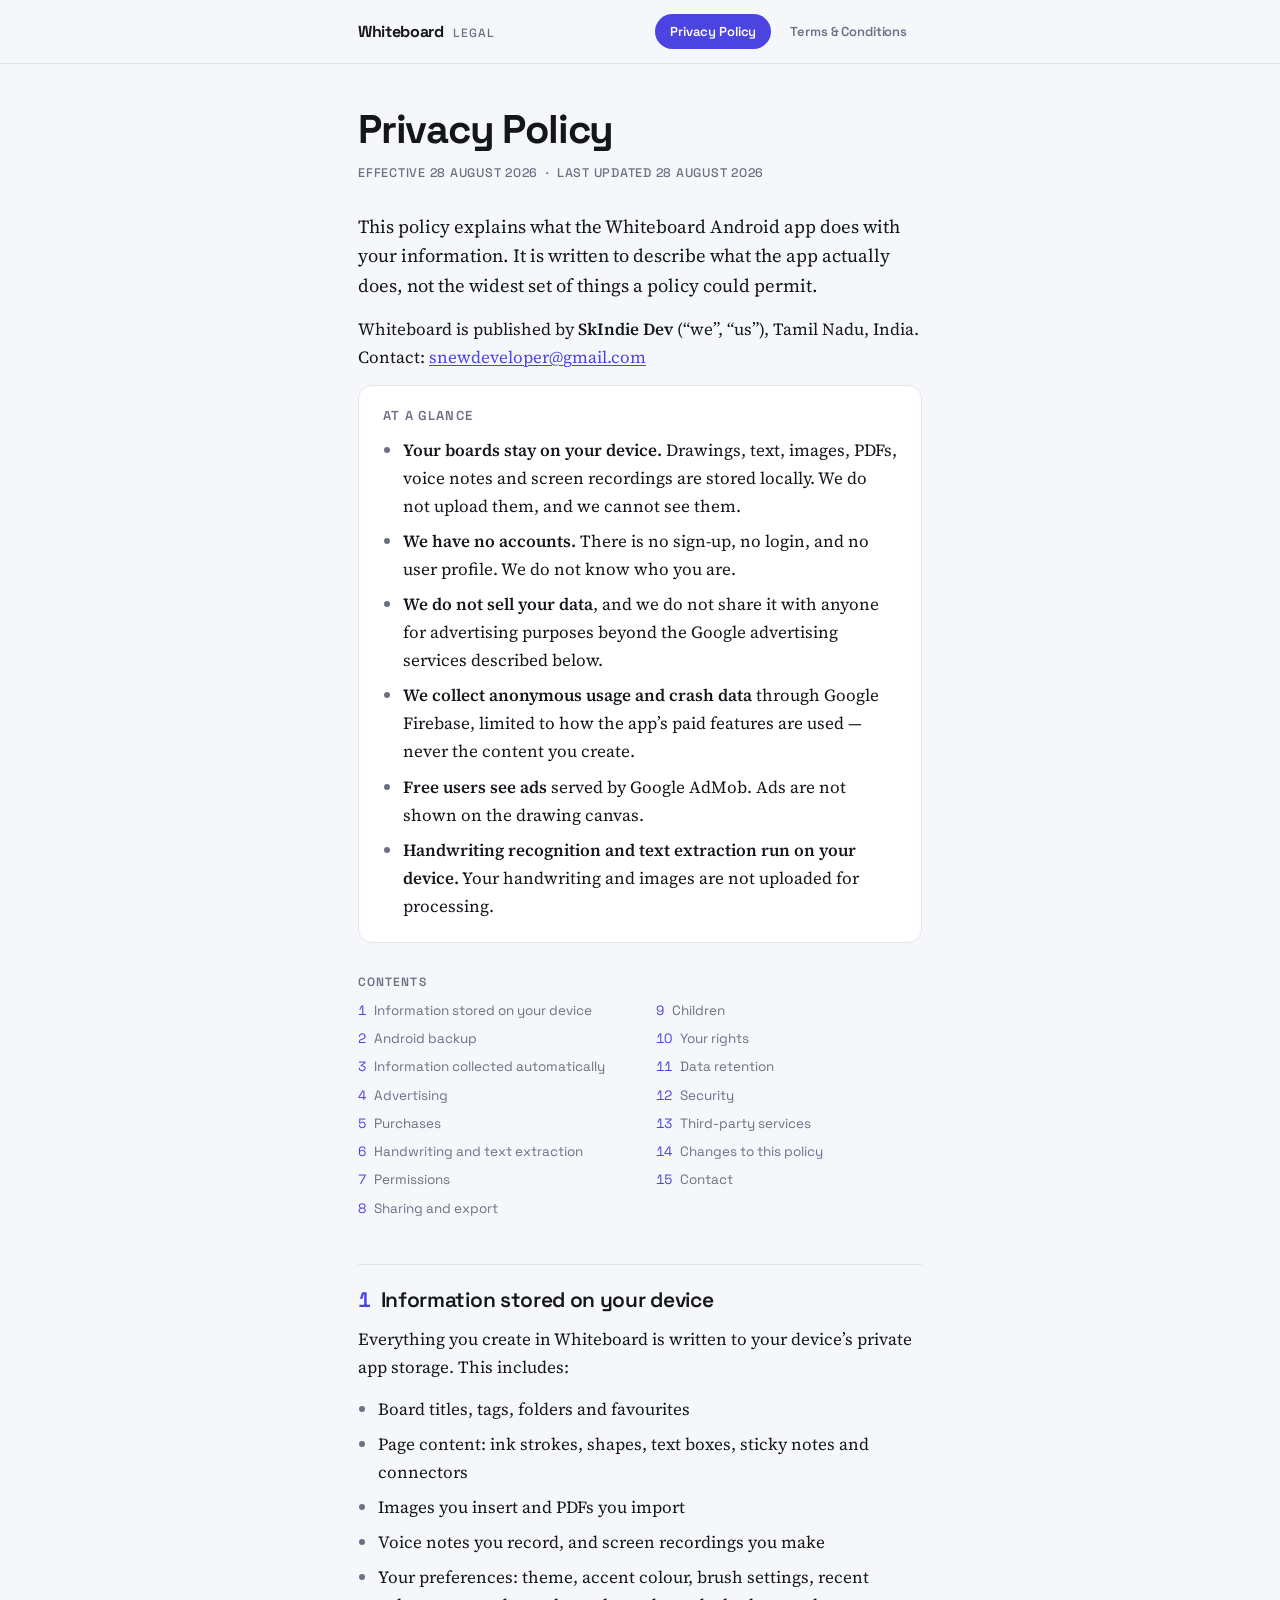
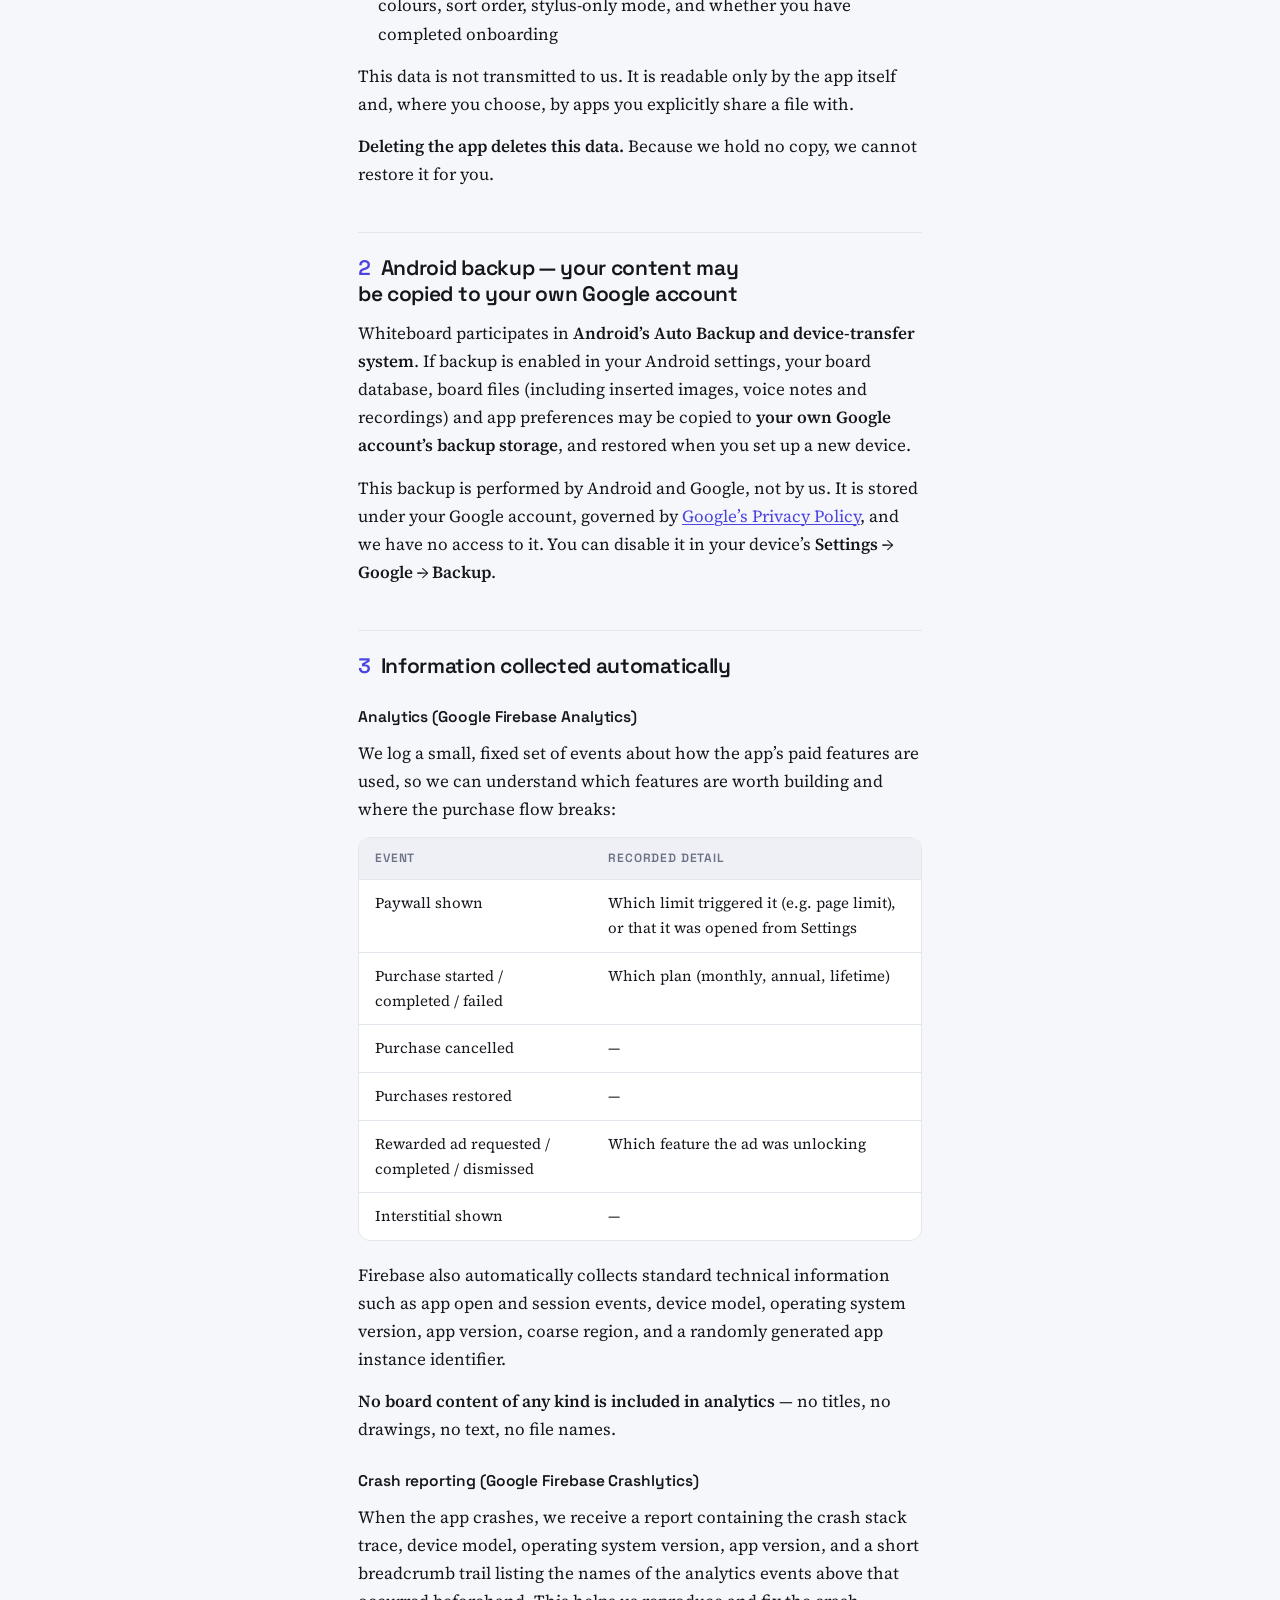
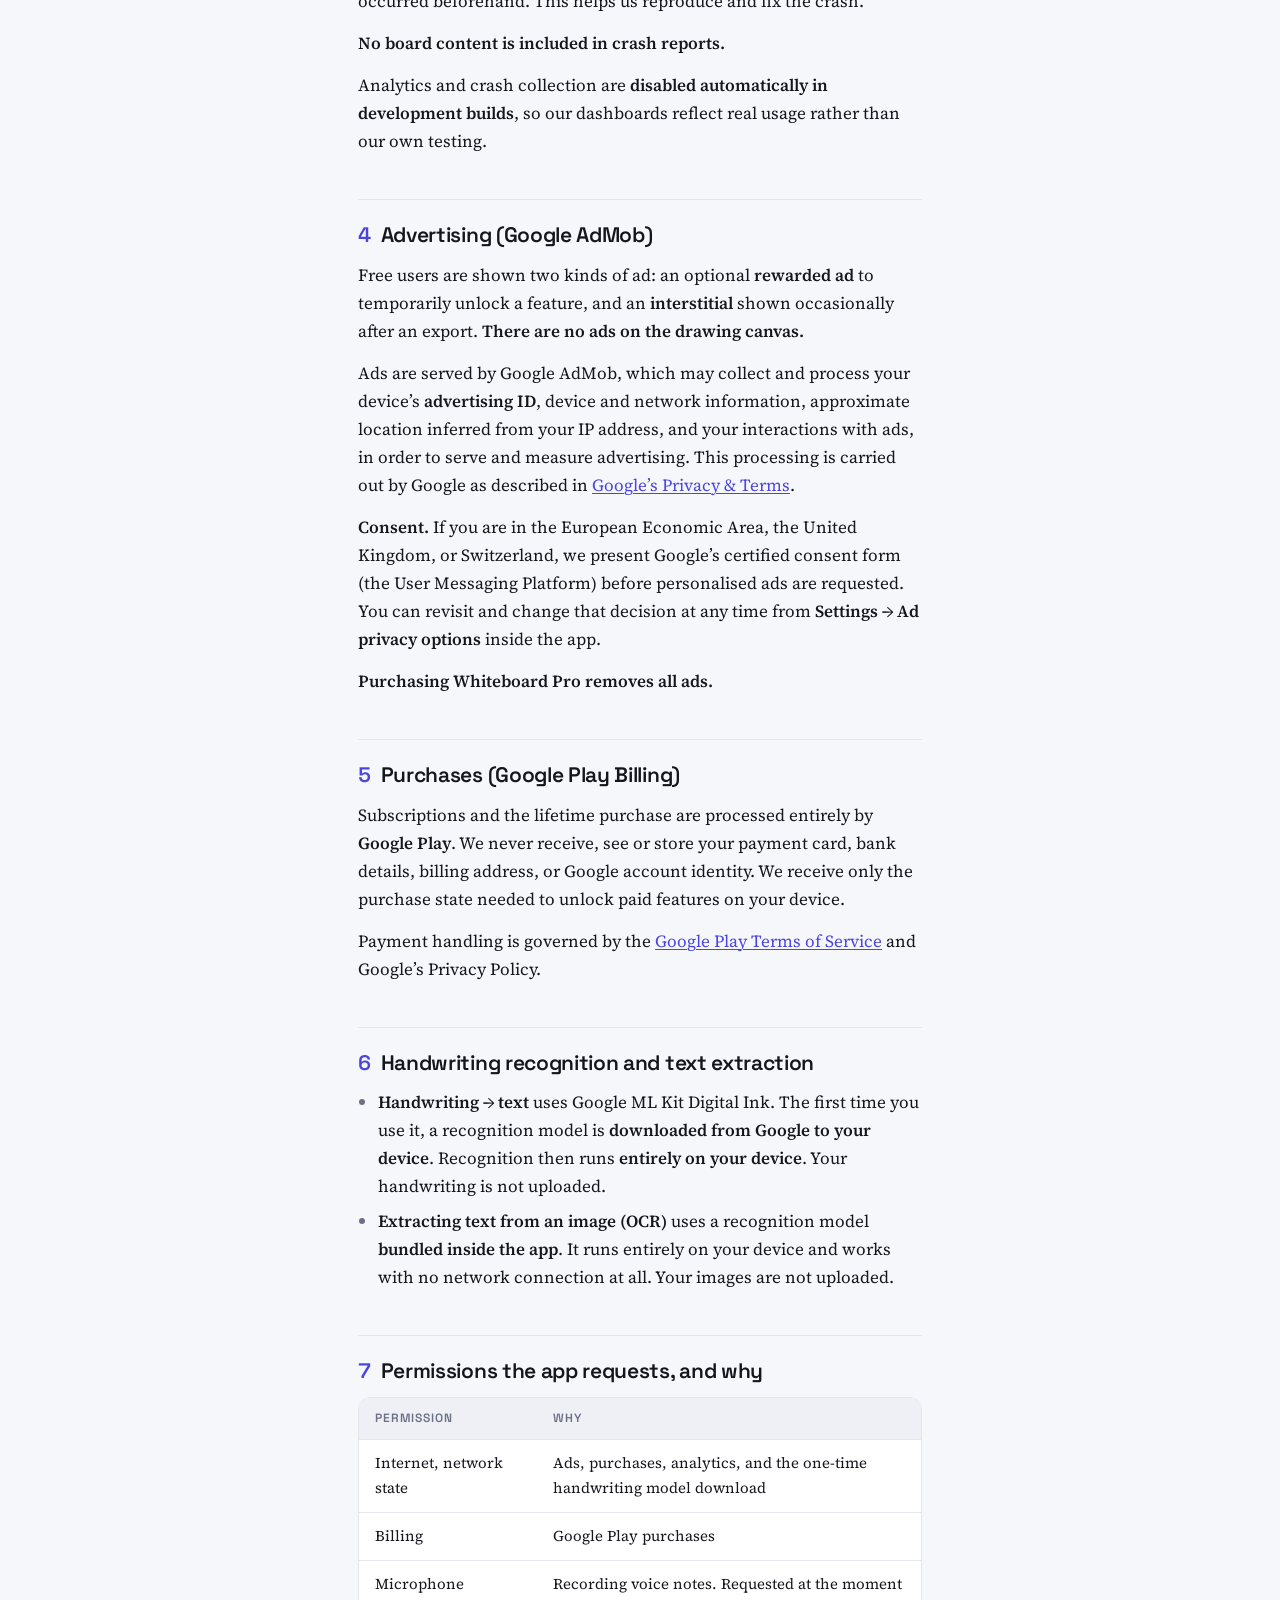
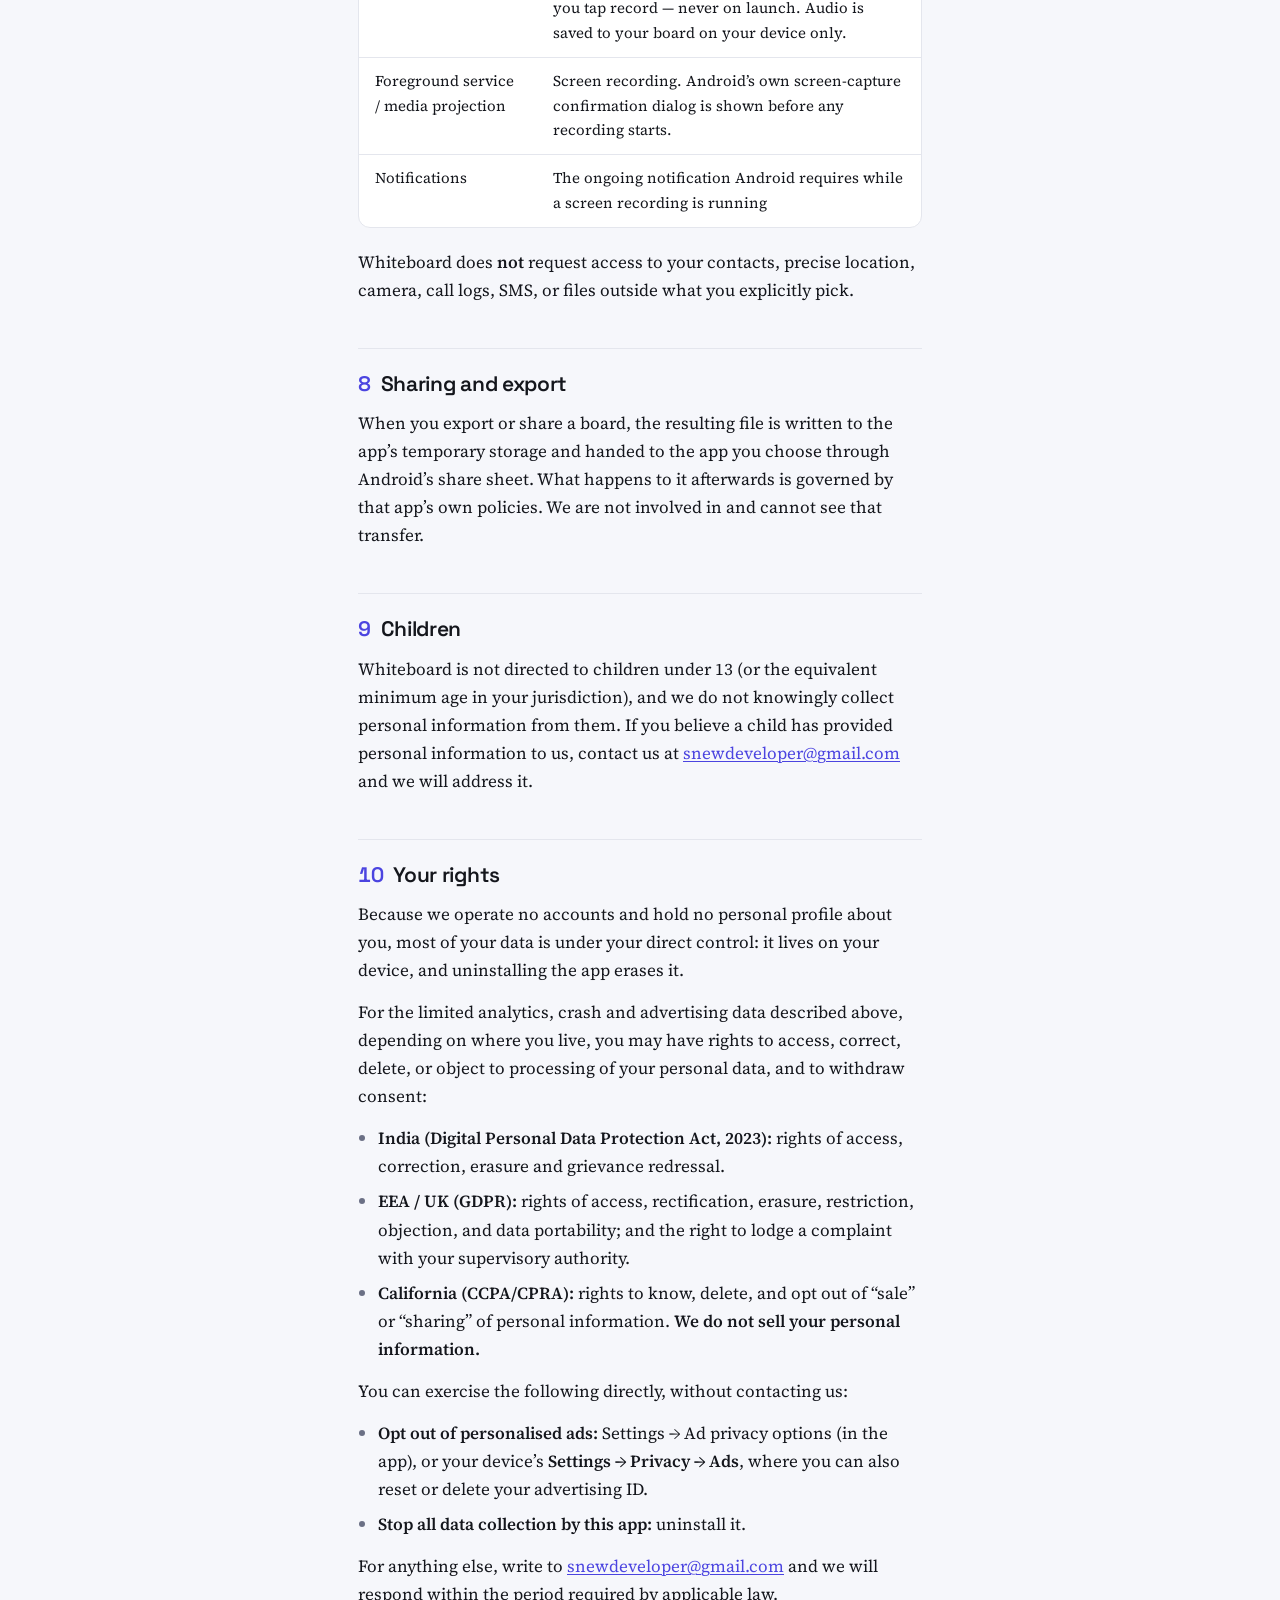
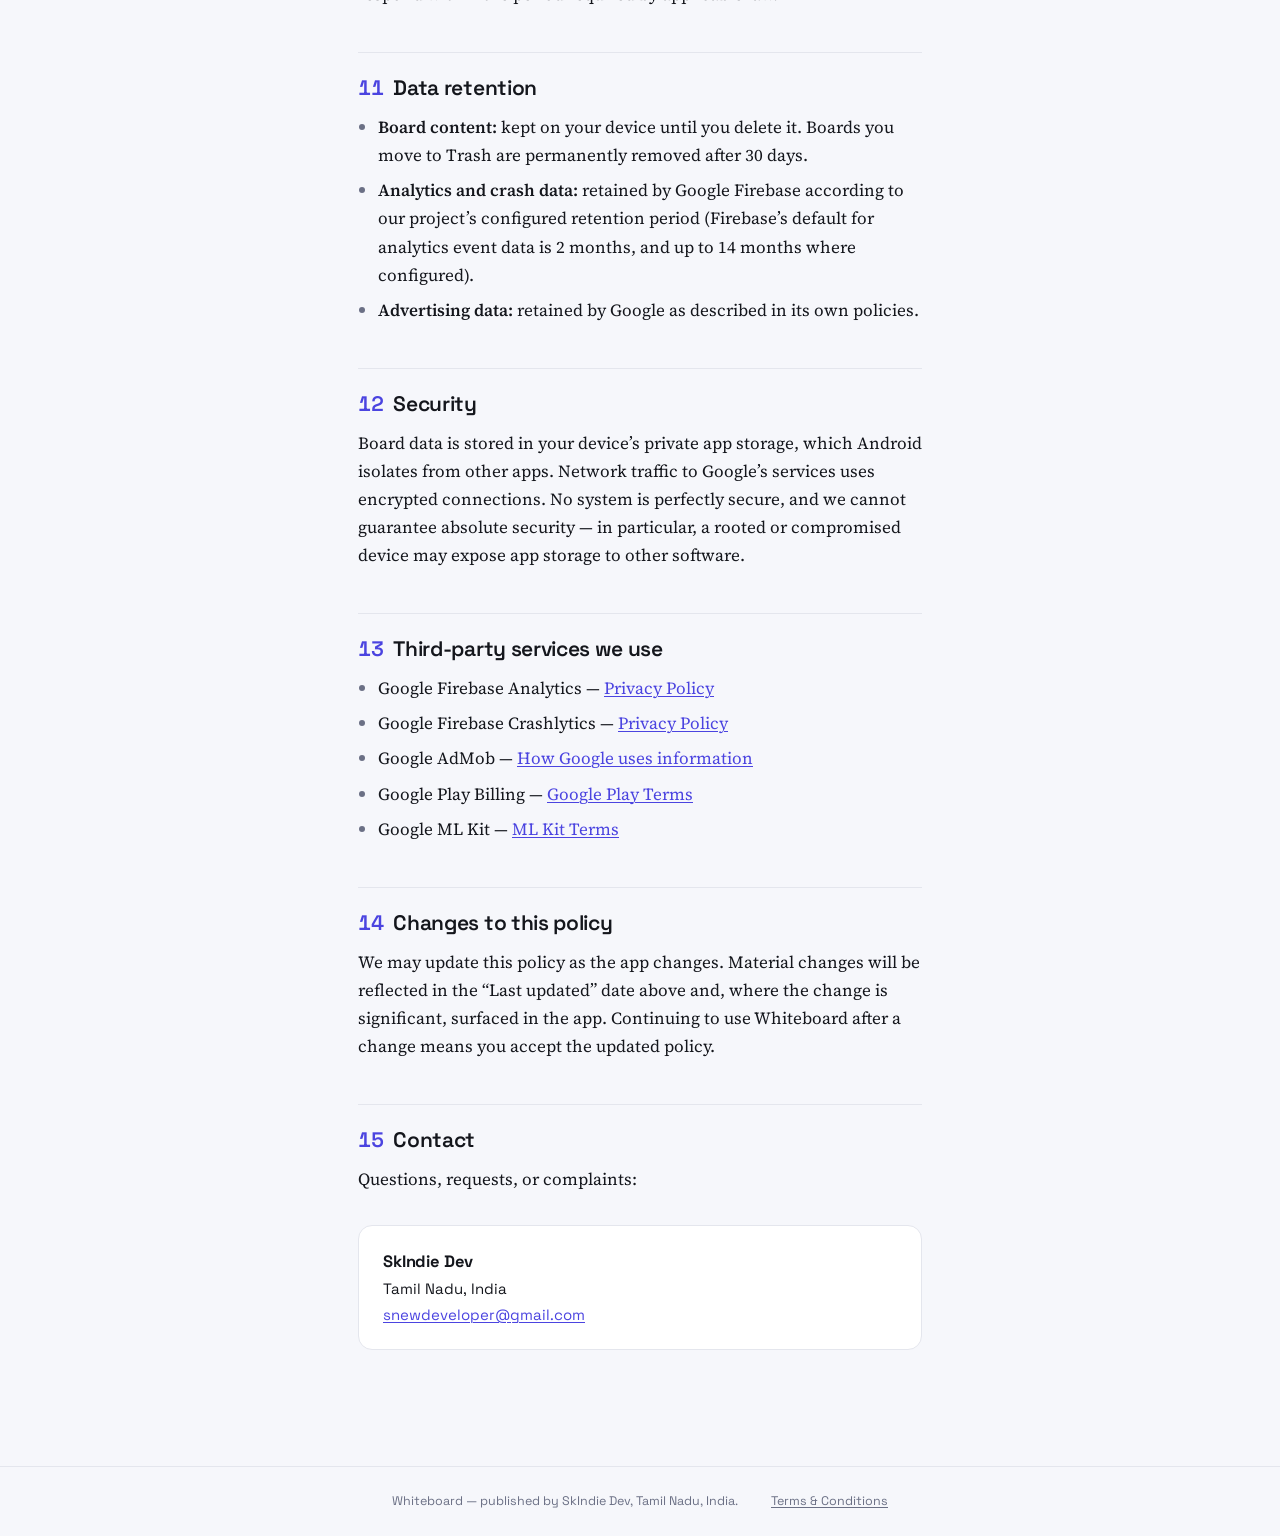
<file: whiteboard/privacy-policy.html>
<!doctype html>
<html lang="en">
<head>
<meta charset="utf-8">
<meta name="viewport" content="width=device-width, initial-scale=1">
<title>Privacy Policy — Whiteboard</title>
<meta name="description" content="How the Whiteboard Android app handles your information. Your boards stay on your device; we have no accounts and do not sell your data.">
<meta name="color-scheme" content="light dark">
<link rel="icon" href="data:image/svg+xml,<svg xmlns='http://www.w3.org/2000/svg' viewBox='0 0 100 100'><rect width='100' height='100' rx='22' fill='%234B44E0'/><path d='M28 66c8-26 20-36 30-26' stroke='white' stroke-width='9' fill='none' stroke-linecap='round'/></svg>">
<link rel="preconnect" href="https://fonts.googleapis.com">
<link rel="preconnect" href="https://fonts.gstatic.com" crossorigin>
<link rel="stylesheet" href="https://fonts.googleapis.com/css2?family=Space+Grotesk:wght@500;600;700&family=Source+Serif+4:opsz,wght@8..60,400;8..60,600&display=swap">
<link rel="stylesheet" href="../styles.css">
</head>
<body>

<a class="skip" href="#content">Skip to content</a>

<header class="top">
  <div class="top-inner">
    <a class="wordmark" href="../index.html">Whiteboard <span class="sub">Legal</span></a>
    <nav class="docnav" aria-label="Legal documents">
      <a href="privacy-policy.html" aria-current="page">Privacy Policy</a>
      <a href="terms.html">Terms &amp; Conditions</a>
    </nav>
  </div>
</header>

<main id="content">

  <h1>Privacy Policy</h1>
  <p class="dateline">
    Effective 28 August 2026
    &nbsp;·&nbsp;
    Last updated 28 August 2026
  </p>

  <p class="lede">This policy explains what the Whiteboard Android app does with your information.
    It is written to describe what the app actually does, not the widest set of things a policy
    could permit.</p>

  <p>Whiteboard is published by <strong>SkIndie Dev</strong> (&ldquo;we&rdquo;, &ldquo;us&rdquo;),
    Tamil Nadu, India. Contact: <a href="mailto:snewdeveloper@gmail.com">snewdeveloper@gmail.com</a></p>

  <section class="panel">
    <h2>At a glance</h2>
    <ul>
      <li><strong>Your boards stay on your device.</strong> Drawings, text, images, PDFs, voice notes
        and screen recordings are stored locally. We do not upload them, and we cannot see them.</li>
      <li><strong>We have no accounts.</strong> There is no sign-up, no login, and no user profile.
        We do not know who you are.</li>
      <li><strong>We do not sell your data</strong>, and we do not share it with anyone for
        advertising purposes beyond the Google advertising services described below.</li>
      <li><strong>We collect anonymous usage and crash data</strong> through Google Firebase, limited
        to how the app&rsquo;s paid features are used &mdash; never the content you create.</li>
      <li><strong>Free users see ads</strong> served by Google AdMob. Ads are not shown on the
        drawing canvas.</li>
      <li><strong>Handwriting recognition and text extraction run on your device.</strong> Your
        handwriting and images are not uploaded for processing.</li>
    </ul>
  </section>

  <nav class="toc" aria-label="Contents">
    <h2>Contents</h2>
    <ol>
      <li><a href="#s1">Information stored on your device</a></li>
      <li><a href="#s2">Android backup</a></li>
      <li><a href="#s3">Information collected automatically</a></li>
      <li><a href="#s4">Advertising</a></li>
      <li><a href="#s5">Purchases</a></li>
      <li><a href="#s6">Handwriting and text extraction</a></li>
      <li><a href="#s7">Permissions</a></li>
      <li><a href="#s8">Sharing and export</a></li>
      <li><a href="#s9">Children</a></li>
      <li><a href="#s10">Your rights</a></li>
      <li><a href="#s11">Data retention</a></li>
      <li><a href="#s12">Security</a></li>
      <li><a href="#s13">Third-party services</a></li>
      <li><a href="#s14">Changes to this policy</a></li>
      <li><a href="#s15">Contact</a></li>
    </ol>
  </nav>

  <h2 id="s1"><span class="num">1</span>Information stored on your device</h2>
  <p>Everything you create in Whiteboard is written to your device&rsquo;s private app storage. This
    includes:</p>
  <ul>
    <li>Board titles, tags, folders and favourites</li>
    <li>Page content: ink strokes, shapes, text boxes, sticky notes and connectors</li>
    <li>Images you insert and PDFs you import</li>
    <li>Voice notes you record, and screen recordings you make</li>
    <li>Your preferences: theme, accent colour, brush settings, recent colours, sort order,
      stylus-only mode, and whether you have completed onboarding</li>
  </ul>
  <p>This data is not transmitted to us. It is readable only by the app itself and, where you choose,
    by apps you explicitly share a file with.</p>
  <p><strong>Deleting the app deletes this data.</strong> Because we hold no copy, we cannot restore
    it for you.</p>

  <h2 id="s2"><span class="num">2</span>Android backup &mdash; your content may be copied to your own Google account</h2>
  <p>Whiteboard participates in <strong>Android&rsquo;s Auto Backup and device-transfer system</strong>.
    If backup is enabled in your Android settings, your board database, board files (including
    inserted images, voice notes and recordings) and app preferences may be copied to <strong>your own
    Google account&rsquo;s backup storage</strong>, and restored when you set up a new device.</p>
  <p>This backup is performed by Android and Google, not by us. It is stored under your Google
    account, governed by <a href="https://policies.google.com/privacy">Google&rsquo;s Privacy
    Policy</a>, and we have no access to it. You can disable it in your device&rsquo;s
    <strong>Settings &rarr; Google &rarr; Backup</strong>.</p>

  <h2 id="s3"><span class="num">3</span>Information collected automatically</h2>

  <h3>Analytics (Google Firebase Analytics)</h3>
  <p>We log a small, fixed set of events about how the app&rsquo;s paid features are used, so we can
    understand which features are worth building and where the purchase flow breaks:</p>
  <div class="table-wrap">
    <table>
      <thead><tr><th scope="col">Event</th><th scope="col">Recorded detail</th></tr></thead>
      <tbody>
        <tr><td>Paywall shown</td><td>Which limit triggered it (e.g. page limit), or that it was opened from Settings</td></tr>
        <tr><td>Purchase started / completed / failed</td><td>Which plan (monthly, annual, lifetime)</td></tr>
        <tr><td>Purchase cancelled</td><td>&mdash;</td></tr>
        <tr><td>Purchases restored</td><td>&mdash;</td></tr>
        <tr><td>Rewarded ad requested / completed / dismissed</td><td>Which feature the ad was unlocking</td></tr>
        <tr><td>Interstitial shown</td><td>&mdash;</td></tr>
      </tbody>
    </table>
  </div>
  <p>Firebase also automatically collects standard technical information such as app open and session
    events, device model, operating system version, app version, coarse region, and a randomly
    generated app instance identifier.</p>
  <p><strong>No board content of any kind is included in analytics</strong> &mdash; no titles, no
    drawings, no text, no file names.</p>

  <h3>Crash reporting (Google Firebase Crashlytics)</h3>
  <p>When the app crashes, we receive a report containing the crash stack trace, device model,
    operating system version, app version, and a short breadcrumb trail listing the names of the
    analytics events above that occurred beforehand. This helps us reproduce and fix the crash.</p>
  <p><strong>No board content is included in crash reports.</strong></p>
  <p>Analytics and crash collection are <strong>disabled automatically in development builds</strong>,
    so our dashboards reflect real usage rather than our own testing.</p>

  <h2 id="s4"><span class="num">4</span>Advertising (Google AdMob)</h2>
  <p>Free users are shown two kinds of ad: an optional <strong>rewarded ad</strong> to temporarily
    unlock a feature, and an <strong>interstitial</strong> shown occasionally after an export.
    <strong>There are no ads on the drawing canvas.</strong></p>
  <p>Ads are served by Google AdMob, which may collect and process your device&rsquo;s
    <strong>advertising ID</strong>, device and network information, approximate location inferred
    from your IP address, and your interactions with ads, in order to serve and measure advertising.
    This processing is carried out by Google as described in
    <a href="https://policies.google.com/technologies/partner-sites">Google&rsquo;s Privacy &amp;
    Terms</a>.</p>
  <p><strong>Consent.</strong> If you are in the European Economic Area, the United Kingdom, or
    Switzerland, we present Google&rsquo;s certified consent form (the User Messaging Platform) before
    personalised ads are requested. You can revisit and change that decision at any time from
    <strong>Settings &rarr; Ad privacy options</strong> inside the app.</p>
  <p><strong>Purchasing Whiteboard Pro removes all ads.</strong></p>

  <h2 id="s5"><span class="num">5</span>Purchases (Google Play Billing)</h2>
  <p>Subscriptions and the lifetime purchase are processed entirely by <strong>Google Play</strong>.
    We never receive, see or store your payment card, bank details, billing address, or Google account
    identity. We receive only the purchase state needed to unlock paid features on your device.</p>
  <p>Payment handling is governed by the
    <a href="https://play.google.com/intl/en/about/play-terms/">Google Play Terms of Service</a> and
    Google&rsquo;s Privacy Policy.</p>

  <h2 id="s6"><span class="num">6</span>Handwriting recognition and text extraction</h2>
  <ul>
    <li><strong>Handwriting &rarr; text</strong> uses Google ML Kit Digital Ink. The first time you
      use it, a recognition model is <strong>downloaded from Google to your device</strong>.
      Recognition then runs <strong>entirely on your device</strong>. Your handwriting is not
      uploaded.</li>
    <li><strong>Extracting text from an image (OCR)</strong> uses a recognition model
      <strong>bundled inside the app</strong>. It runs entirely on your device and works with no
      network connection at all. Your images are not uploaded.</li>
  </ul>

  <h2 id="s7"><span class="num">7</span>Permissions the app requests, and why</h2>
  <div class="table-wrap">
    <table>
      <thead><tr><th scope="col">Permission</th><th scope="col">Why</th></tr></thead>
      <tbody>
        <tr><td>Internet, network state</td><td>Ads, purchases, analytics, and the one-time handwriting model download</td></tr>
        <tr><td>Billing</td><td>Google Play purchases</td></tr>
        <tr><td>Microphone</td><td>Recording voice notes. Requested at the moment you tap record &mdash; never on launch. Audio is saved to your board on your device only.</td></tr>
        <tr><td>Foreground service / media projection</td><td>Screen recording. Android&rsquo;s own screen-capture confirmation dialog is shown before any recording starts.</td></tr>
        <tr><td>Notifications</td><td>The ongoing notification Android requires while a screen recording is running</td></tr>
      </tbody>
    </table>
  </div>
  <p>Whiteboard does <strong>not</strong> request access to your contacts, precise location, camera,
    call logs, SMS, or files outside what you explicitly pick.</p>

  <h2 id="s8"><span class="num">8</span>Sharing and export</h2>
  <p>When you export or share a board, the resulting file is written to the app&rsquo;s temporary
    storage and handed to the app you choose through Android&rsquo;s share sheet. What happens to it
    afterwards is governed by that app&rsquo;s own policies. We are not involved in and cannot see
    that transfer.</p>

  <h2 id="s9"><span class="num">9</span>Children</h2>
  <p>Whiteboard is not directed to children under 13 (or the equivalent minimum age in your
    jurisdiction), and we do not knowingly collect personal information from them. If you believe a
    child has provided personal information to us, contact us at
    <a href="mailto:snewdeveloper@gmail.com">snewdeveloper@gmail.com</a> and we will address it.</p>

  <h2 id="s10"><span class="num">10</span>Your rights</h2>
  <p>Because we operate no accounts and hold no personal profile about you, most of your data is under
    your direct control: it lives on your device, and uninstalling the app erases it.</p>
  <p>For the limited analytics, crash and advertising data described above, depending on where you
    live, you may have rights to access, correct, delete, or object to processing of your personal
    data, and to withdraw consent:</p>
  <ul>
    <li><strong>India (Digital Personal Data Protection Act, 2023):</strong> rights of access,
      correction, erasure and grievance redressal.</li>
    <li><strong>EEA / UK (GDPR):</strong> rights of access, rectification, erasure, restriction,
      objection, and data portability; and the right to lodge a complaint with your supervisory
      authority.</li>
    <li><strong>California (CCPA/CPRA):</strong> rights to know, delete, and opt out of &ldquo;sale&rdquo;
      or &ldquo;sharing&rdquo; of personal information.
      <strong>We do not sell your personal information.</strong></li>
  </ul>
  <p>You can exercise the following directly, without contacting us:</p>
  <ul>
    <li><strong>Opt out of personalised ads:</strong> Settings &rarr; Ad privacy options (in the app),
      or your device&rsquo;s <strong>Settings &rarr; Privacy &rarr; Ads</strong>, where you can also
      reset or delete your advertising ID.</li>
    <li><strong>Stop all data collection by this app:</strong> uninstall it.</li>
  </ul>
  <p>For anything else, write to <a href="mailto:snewdeveloper@gmail.com">snewdeveloper@gmail.com</a> and we will respond within
    the period required by applicable law.</p>

  <h2 id="s11"><span class="num">11</span>Data retention</h2>
  <ul>
    <li><strong>Board content:</strong> kept on your device until you delete it. Boards you move to
      Trash are permanently removed after 30 days.</li>
    <li><strong>Analytics and crash data:</strong> retained by Google Firebase according to our
      project&rsquo;s configured retention period (Firebase&rsquo;s default for analytics event data
      is 2 months, and up to 14 months where configured).</li>
    <li><strong>Advertising data:</strong> retained by Google as described in its own policies.</li>
  </ul>

  <h2 id="s12"><span class="num">12</span>Security</h2>
  <p>Board data is stored in your device&rsquo;s private app storage, which Android isolates from
    other apps. Network traffic to Google&rsquo;s services uses encrypted connections. No system is
    perfectly secure, and we cannot guarantee absolute security &mdash; in particular, a rooted or
    compromised device may expose app storage to other software.</p>

  <h2 id="s13"><span class="num">13</span>Third-party services we use</h2>
  <ul>
    <li>Google Firebase Analytics &mdash; <a href="https://policies.google.com/privacy">Privacy Policy</a></li>
    <li>Google Firebase Crashlytics &mdash; <a href="https://policies.google.com/privacy">Privacy Policy</a></li>
    <li>Google AdMob &mdash; <a href="https://policies.google.com/technologies/partner-sites">How Google uses information</a></li>
    <li>Google Play Billing &mdash; <a href="https://play.google.com/intl/en/about/play-terms/">Google Play Terms</a></li>
    <li>Google ML Kit &mdash; <a href="https://developers.google.com/ml-kit/terms">ML Kit Terms</a></li>
  </ul>

  <h2 id="s14"><span class="num">14</span>Changes to this policy</h2>
  <p>We may update this policy as the app changes. Material changes will be reflected in the
    &ldquo;Last updated&rdquo; date above and, where the change is significant, surfaced in the app.
    Continuing to use Whiteboard after a change means you accept the updated policy.</p>

  <h2 id="s15"><span class="num">15</span>Contact</h2>
  <p>Questions, requests, or complaints:</p>
  <div class="contact">
    <div class="org">SkIndie Dev</div>
    Tamil Nadu, India<br>
    <a href="mailto:snewdeveloper@gmail.com">snewdeveloper@gmail.com</a>
  </div>

</main>

<footer class="foot">
  <div class="foot-inner">
    <span>Whiteboard &mdash; published by SkIndie Dev, Tamil Nadu, India.</span>
    <span><a href="terms.html">Terms &amp; Conditions</a></span>
  </div>
</footer>

</body>
</html>
</file>
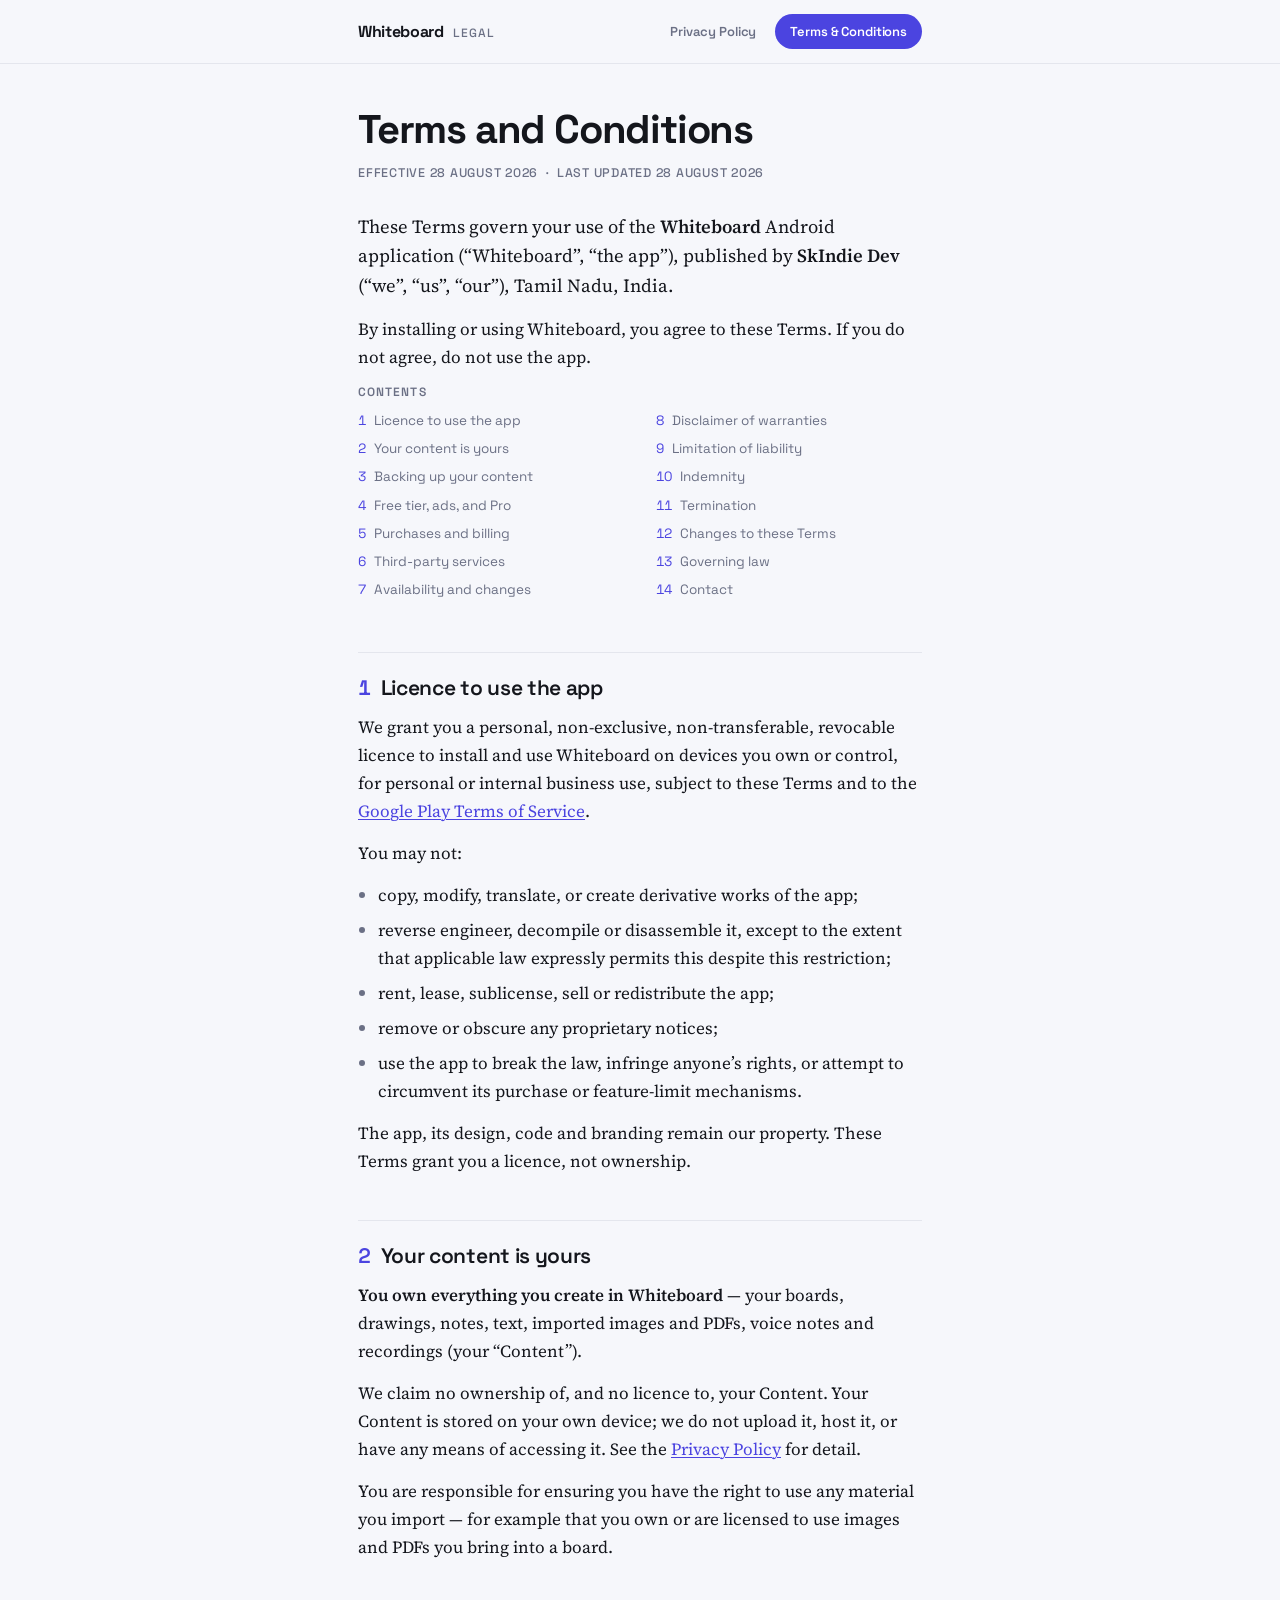
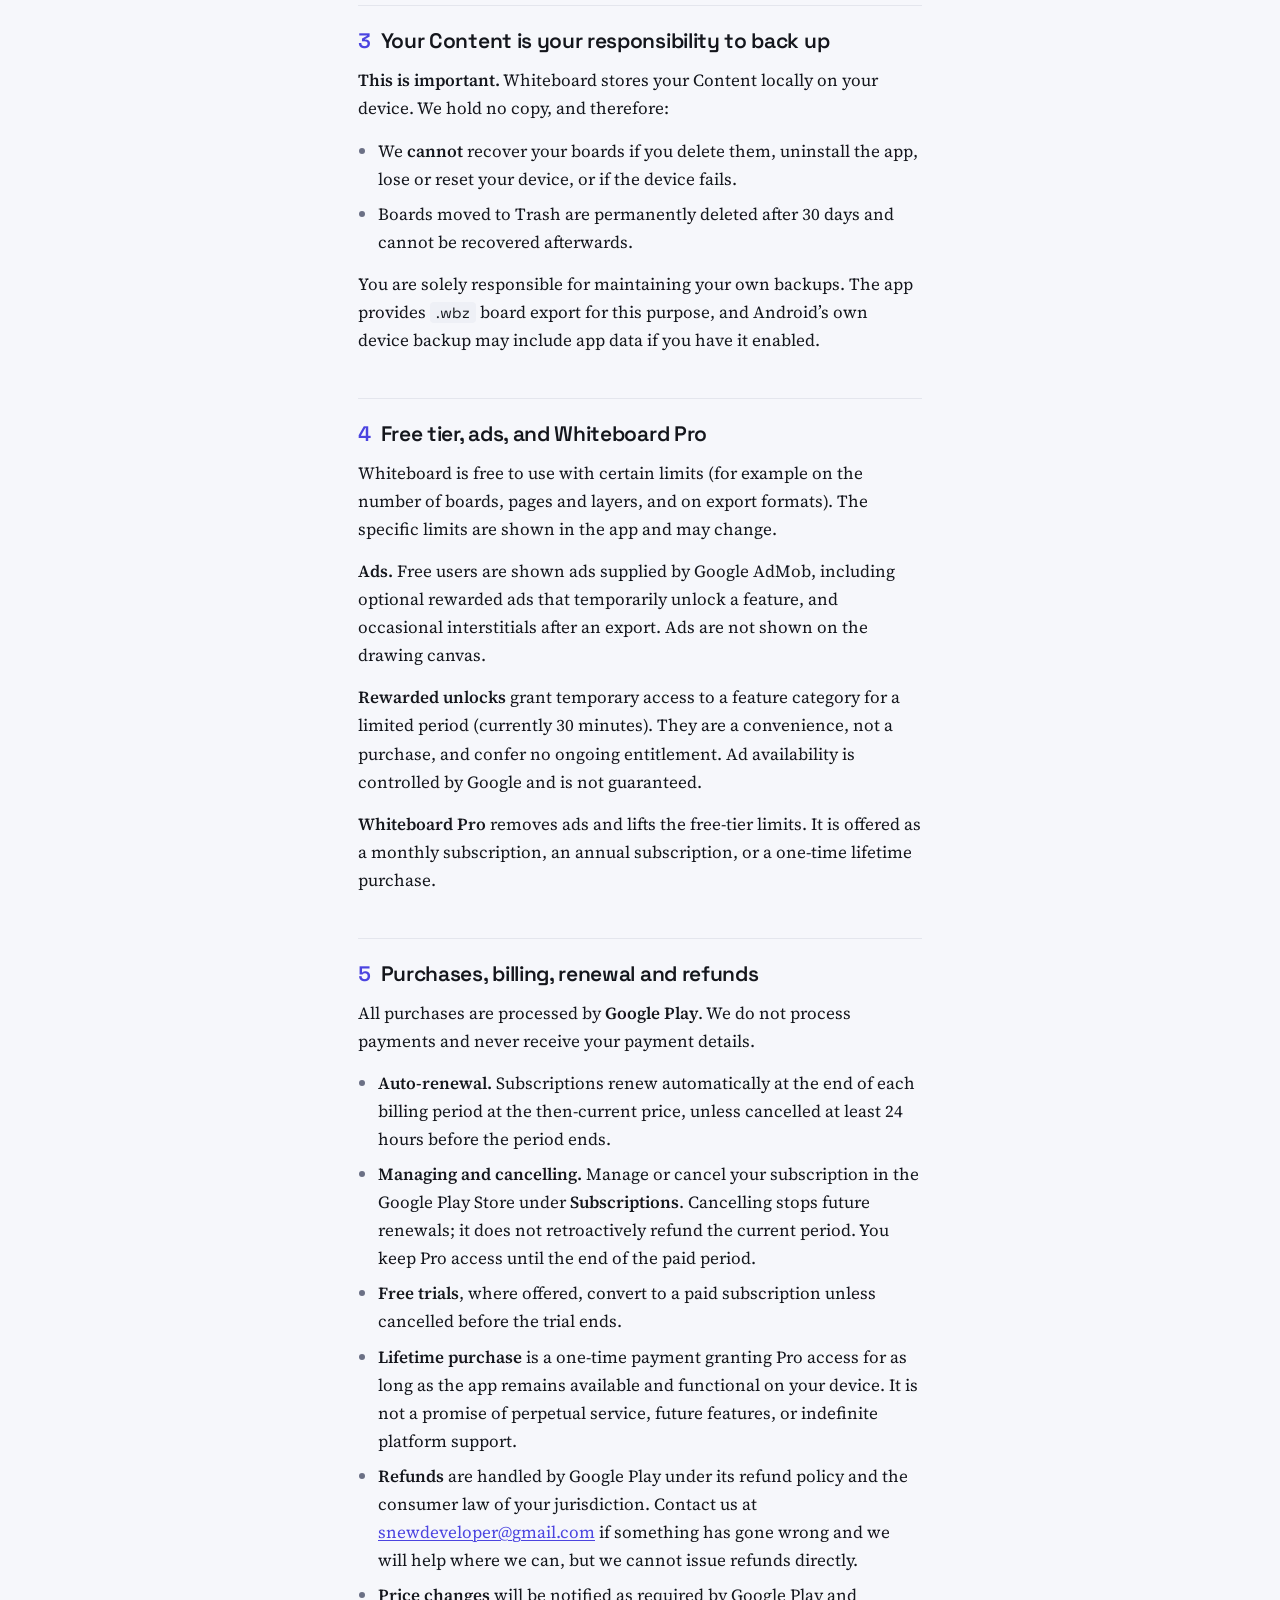
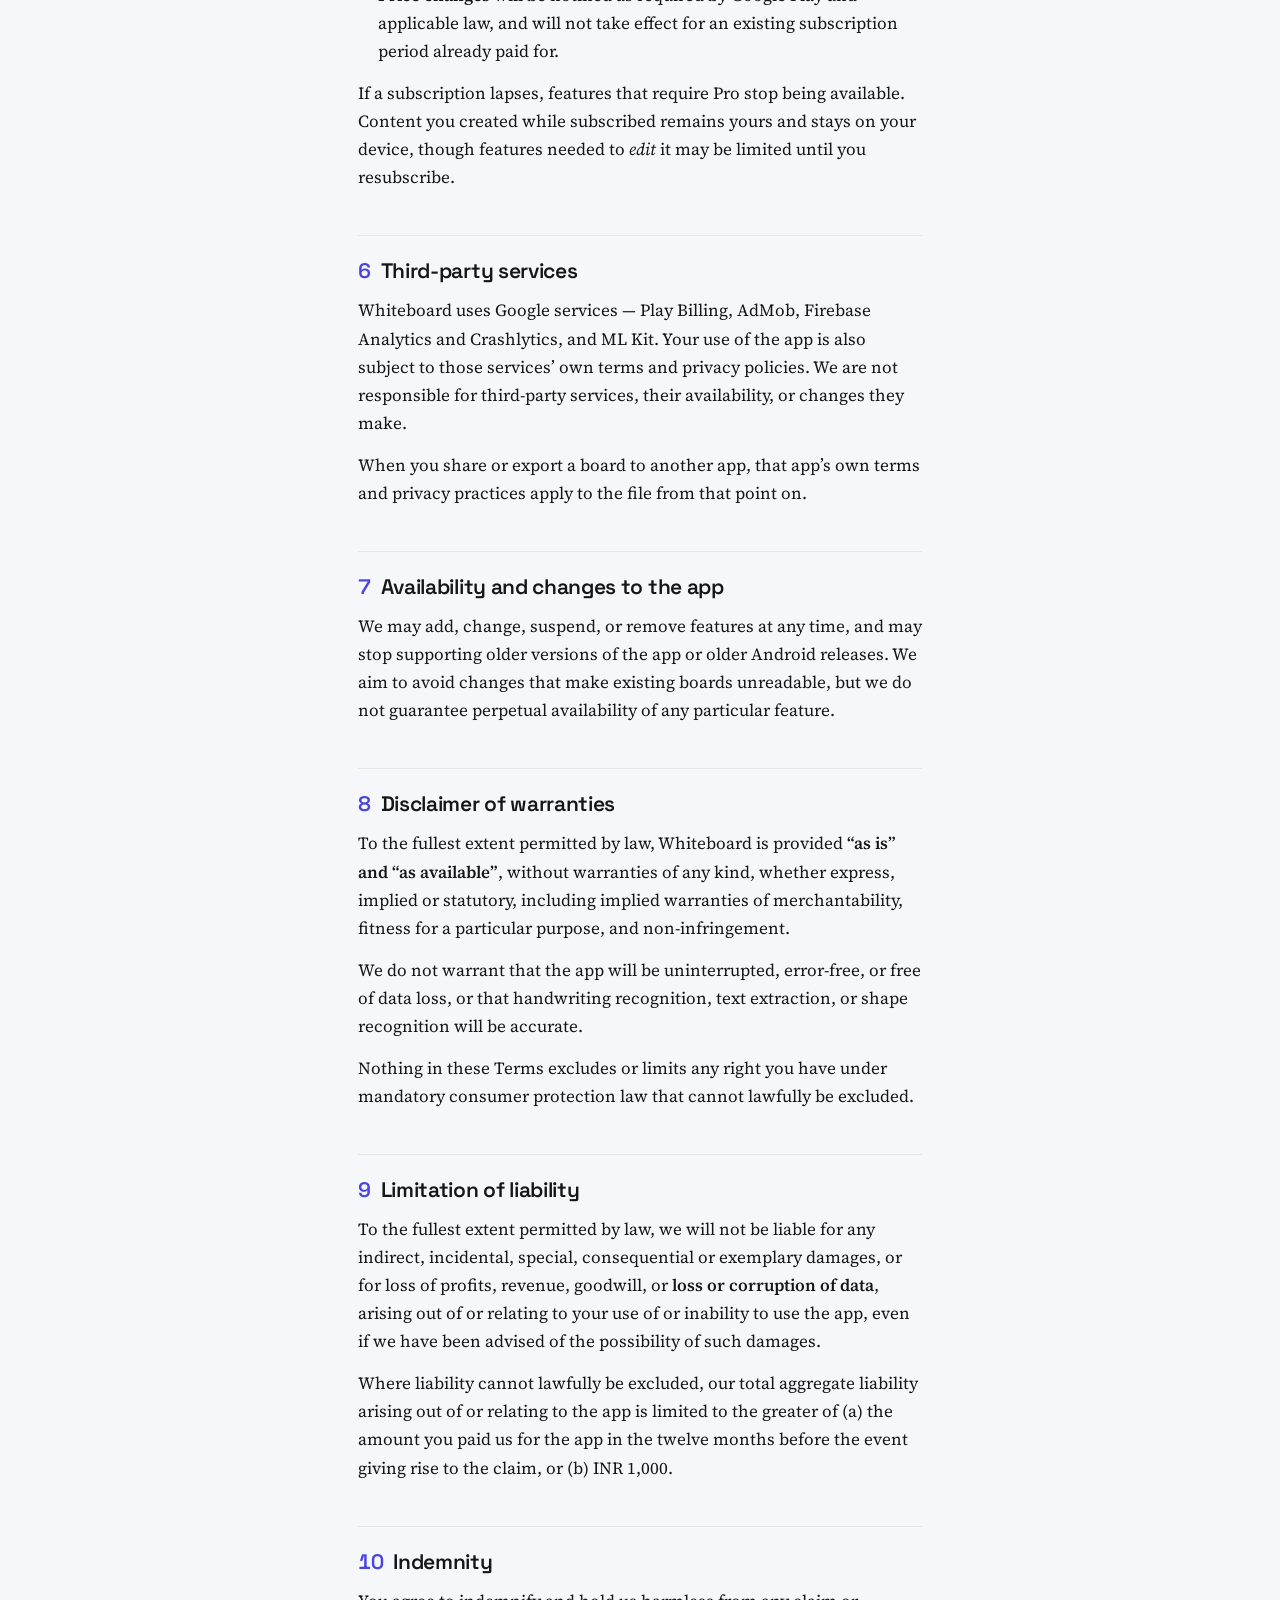
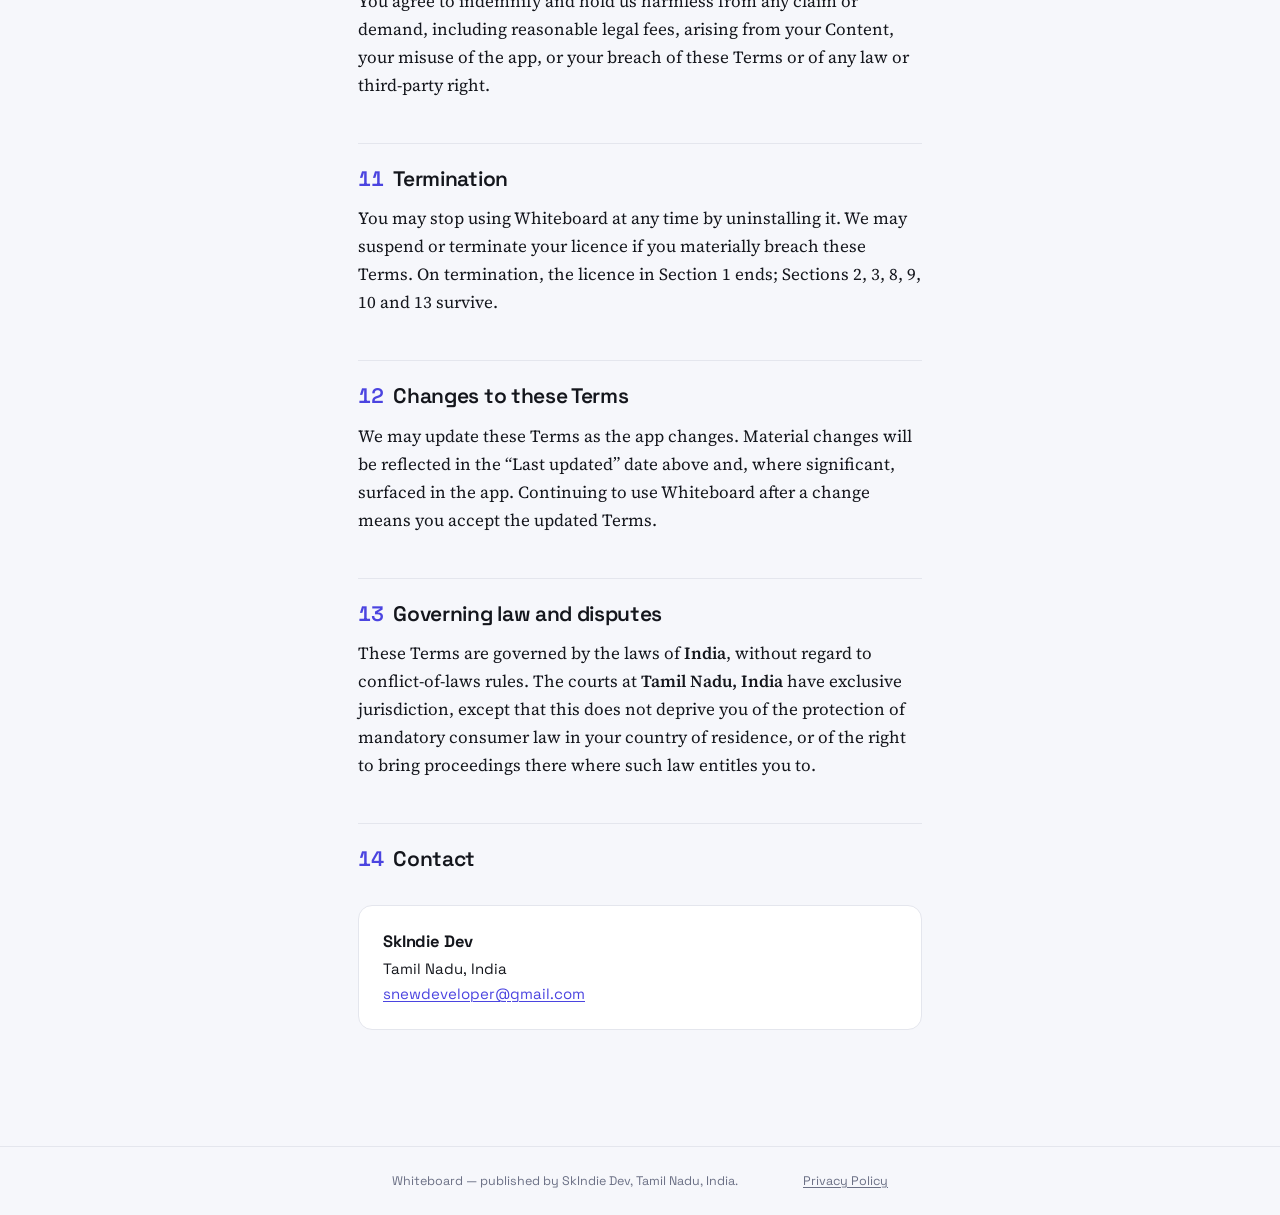
<file: whiteboard/terms.html>
<!doctype html>
<html lang="en">
<head>
<meta charset="utf-8">
<meta name="viewport" content="width=device-width, initial-scale=1">
<title>Terms and Conditions — Whiteboard</title>
<meta name="description" content="The terms governing use of the Whiteboard Android app, including licence, your content, subscriptions and billing.">
<meta name="color-scheme" content="light dark">
<link rel="icon" href="data:image/svg+xml,<svg xmlns='http://www.w3.org/2000/svg' viewBox='0 0 100 100'><rect width='100' height='100' rx='22' fill='%234B44E0'/><path d='M28 66c8-26 20-36 30-26' stroke='white' stroke-width='9' fill='none' stroke-linecap='round'/></svg>">
<link rel="preconnect" href="https://fonts.googleapis.com">
<link rel="preconnect" href="https://fonts.gstatic.com" crossorigin>
<link rel="stylesheet" href="https://fonts.googleapis.com/css2?family=Space+Grotesk:wght@500;600;700&family=Source+Serif+4:opsz,wght@8..60,400;8..60,600&display=swap">
<link rel="stylesheet" href="../styles.css">
</head>
<body>

<a class="skip" href="#content">Skip to content</a>

<header class="top">
  <div class="top-inner">
    <a class="wordmark" href="../index.html">Whiteboard <span class="sub">Legal</span></a>
    <nav class="docnav" aria-label="Legal documents">
      <a href="privacy-policy.html">Privacy Policy</a>
      <a href="terms.html" aria-current="page">Terms &amp; Conditions</a>
    </nav>
  </div>
</header>

<main id="content">

  <h1>Terms and Conditions</h1>
  <p class="dateline">
    Effective 28 August 2026
    &nbsp;·&nbsp;
    Last updated 28 August 2026
  </p>

  <p class="lede">These Terms govern your use of the <strong>Whiteboard</strong> Android application
    (&ldquo;Whiteboard&rdquo;, &ldquo;the app&rdquo;), published by <strong>SkIndie Dev</strong>
    (&ldquo;we&rdquo;, &ldquo;us&rdquo;, &ldquo;our&rdquo;), Tamil Nadu, India.</p>

  <p>By installing or using Whiteboard, you agree to these Terms. If you do not agree, do not use the
    app.</p>

  <nav class="toc" aria-label="Contents">
    <h2>Contents</h2>
    <ol>
      <li><a href="#s1">Licence to use the app</a></li>
      <li><a href="#s2">Your content is yours</a></li>
      <li><a href="#s3">Backing up your content</a></li>
      <li><a href="#s4">Free tier, ads, and Pro</a></li>
      <li><a href="#s5">Purchases and billing</a></li>
      <li><a href="#s6">Third-party services</a></li>
      <li><a href="#s7">Availability and changes</a></li>
      <li><a href="#s8">Disclaimer of warranties</a></li>
      <li><a href="#s9">Limitation of liability</a></li>
      <li><a href="#s10">Indemnity</a></li>
      <li><a href="#s11">Termination</a></li>
      <li><a href="#s12">Changes to these Terms</a></li>
      <li><a href="#s13">Governing law</a></li>
      <li><a href="#s14">Contact</a></li>
    </ol>
  </nav>

  <h2 id="s1"><span class="num">1</span>Licence to use the app</h2>
  <p>We grant you a personal, non-exclusive, non-transferable, revocable licence to install and use
    Whiteboard on devices you own or control, for personal or internal business use, subject to these
    Terms and to the
    <a href="https://play.google.com/intl/en/about/play-terms/">Google Play Terms of Service</a>.</p>
  <p>You may not:</p>
  <ul>
    <li>copy, modify, translate, or create derivative works of the app;</li>
    <li>reverse engineer, decompile or disassemble it, except to the extent that applicable law
      expressly permits this despite this restriction;</li>
    <li>rent, lease, sublicense, sell or redistribute the app;</li>
    <li>remove or obscure any proprietary notices;</li>
    <li>use the app to break the law, infringe anyone&rsquo;s rights, or attempt to circumvent its
      purchase or feature-limit mechanisms.</li>
  </ul>
  <p>The app, its design, code and branding remain our property. These Terms grant you a licence, not
    ownership.</p>

  <h2 id="s2"><span class="num">2</span>Your content is yours</h2>
  <p><strong>You own everything you create in Whiteboard</strong> &mdash; your boards, drawings, notes,
    text, imported images and PDFs, voice notes and recordings (your &ldquo;Content&rdquo;).</p>
  <p>We claim no ownership of, and no licence to, your Content. Your Content is stored on your own
    device; we do not upload it, host it, or have any means of accessing it. See the
    <a href="privacy-policy.html">Privacy Policy</a> for detail.</p>
  <p>You are responsible for ensuring you have the right to use any material you import &mdash; for
    example that you own or are licensed to use images and PDFs you bring into a board.</p>

  <h2 id="s3"><span class="num">3</span>Your Content is your responsibility to back up</h2>
  <p><strong>This is important.</strong> Whiteboard stores your Content locally on your device. We
    hold no copy, and therefore:</p>
  <ul>
    <li>We <strong>cannot</strong> recover your boards if you delete them, uninstall the app, lose or
      reset your device, or if the device fails.</li>
    <li>Boards moved to Trash are permanently deleted after 30 days and cannot be recovered
      afterwards.</li>
  </ul>
  <p>You are solely responsible for maintaining your own backups. The app provides <code>.wbz</code>
    board export for this purpose, and Android&rsquo;s own device backup may include app data if you
    have it enabled.</p>

  <h2 id="s4"><span class="num">4</span>Free tier, ads, and Whiteboard Pro</h2>
  <p>Whiteboard is free to use with certain limits (for example on the number of boards, pages and
    layers, and on export formats). The specific limits are shown in the app and may change.</p>
  <p><strong>Ads.</strong> Free users are shown ads supplied by Google AdMob, including optional
    rewarded ads that temporarily unlock a feature, and occasional interstitials after an export. Ads
    are not shown on the drawing canvas.</p>
  <p><strong>Rewarded unlocks</strong> grant temporary access to a feature category for a limited
    period (currently 30 minutes). They are a convenience, not a purchase, and confer no ongoing
    entitlement. Ad availability is controlled by Google and is not guaranteed.</p>
  <p><strong>Whiteboard Pro</strong> removes ads and lifts the free-tier limits. It is offered as a
    monthly subscription, an annual subscription, or a one-time lifetime purchase.</p>

  <h2 id="s5"><span class="num">5</span>Purchases, billing, renewal and refunds</h2>
  <p>All purchases are processed by <strong>Google Play</strong>. We do not process payments and never
    receive your payment details.</p>
  <ul>
    <li><strong>Auto-renewal.</strong> Subscriptions renew automatically at the end of each billing
      period at the then-current price, unless cancelled at least 24 hours before the period ends.</li>
    <li><strong>Managing and cancelling.</strong> Manage or cancel your subscription in the Google Play
      Store under <strong>Subscriptions</strong>. Cancelling stops future renewals; it does not
      retroactively refund the current period. You keep Pro access until the end of the paid
      period.</li>
    <li><strong>Free trials</strong>, where offered, convert to a paid subscription unless cancelled
      before the trial ends.</li>
    <li><strong>Lifetime purchase</strong> is a one-time payment granting Pro access for as long as the
      app remains available and functional on your device. It is not a promise of perpetual service,
      future features, or indefinite platform support.</li>
    <li><strong>Refunds</strong> are handled by Google Play under its refund policy and the consumer
      law of your jurisdiction. Contact us at <a href="mailto:snewdeveloper@gmail.com">snewdeveloper@gmail.com</a> if something has
      gone wrong and we will help where we can, but we cannot issue refunds directly.</li>
    <li><strong>Price changes</strong> will be notified as required by Google Play and applicable law,
      and will not take effect for an existing subscription period already paid for.</li>
  </ul>
  <p>If a subscription lapses, features that require Pro stop being available. Content you created
    while subscribed remains yours and stays on your device, though features needed to <em>edit</em> it
    may be limited until you resubscribe.</p>

  <h2 id="s6"><span class="num">6</span>Third-party services</h2>
  <p>Whiteboard uses Google services &mdash; Play Billing, AdMob, Firebase Analytics and Crashlytics,
    and ML Kit. Your use of the app is also subject to those services&rsquo; own terms and privacy
    policies. We are not responsible for third-party services, their availability, or changes they
    make.</p>
  <p>When you share or export a board to another app, that app&rsquo;s own terms and privacy practices
    apply to the file from that point on.</p>

  <h2 id="s7"><span class="num">7</span>Availability and changes to the app</h2>
  <p>We may add, change, suspend, or remove features at any time, and may stop supporting older
    versions of the app or older Android releases. We aim to avoid changes that make existing boards
    unreadable, but we do not guarantee perpetual availability of any particular feature.</p>

  <h2 id="s8"><span class="num">8</span>Disclaimer of warranties</h2>
  <p>To the fullest extent permitted by law, Whiteboard is provided <strong>&ldquo;as is&rdquo; and
    &ldquo;as available&rdquo;</strong>, without warranties of any kind, whether express, implied or
    statutory, including implied warranties of merchantability, fitness for a particular purpose, and
    non-infringement.</p>
  <p>We do not warrant that the app will be uninterrupted, error-free, or free of data loss, or that
    handwriting recognition, text extraction, or shape recognition will be accurate.</p>
  <p>Nothing in these Terms excludes or limits any right you have under mandatory consumer protection
    law that cannot lawfully be excluded.</p>

  <h2 id="s9"><span class="num">9</span>Limitation of liability</h2>
  <p>To the fullest extent permitted by law, we will not be liable for any indirect, incidental,
    special, consequential or exemplary damages, or for loss of profits, revenue, goodwill, or
    <strong>loss or corruption of data</strong>, arising out of or relating to your use of or inability
    to use the app, even if we have been advised of the possibility of such damages.</p>
  <p>Where liability cannot lawfully be excluded, our total aggregate liability arising out of or
    relating to the app is limited to the greater of (a) the amount you paid us for the app in the
    twelve months before the event giving rise to the claim, or (b) INR 1,000.</p>

  <h2 id="s10"><span class="num">10</span>Indemnity</h2>
  <p>You agree to indemnify and hold us harmless from any claim or demand, including reasonable legal
    fees, arising from your Content, your misuse of the app, or your breach of these Terms or of any
    law or third-party right.</p>

  <h2 id="s11"><span class="num">11</span>Termination</h2>
  <p>You may stop using Whiteboard at any time by uninstalling it. We may suspend or terminate your
    licence if you materially breach these Terms. On termination, the licence in Section 1 ends;
    Sections 2, 3, 8, 9, 10 and 13 survive.</p>

  <h2 id="s12"><span class="num">12</span>Changes to these Terms</h2>
  <p>We may update these Terms as the app changes. Material changes will be reflected in the
    &ldquo;Last updated&rdquo; date above and, where significant, surfaced in the app. Continuing to
    use Whiteboard after a change means you accept the updated Terms.</p>

  <h2 id="s13"><span class="num">13</span>Governing law and disputes</h2>
  <p>These Terms are governed by the laws of <strong>India</strong>, without regard to conflict-of-laws
    rules. The courts at <strong>Tamil Nadu, India</strong> have exclusive jurisdiction, except that
    this does not deprive you of the protection of mandatory consumer law in your country of
    residence, or of the right to bring proceedings there where such law entitles you to.</p>

  <h2 id="s14"><span class="num">14</span>Contact</h2>
  <div class="contact">
    <div class="org">SkIndie Dev</div>
    Tamil Nadu, India<br>
    <a href="mailto:snewdeveloper@gmail.com">snewdeveloper@gmail.com</a>
  </div>

</main>

<footer class="foot">
  <div class="foot-inner">
    <span>Whiteboard &mdash; published by SkIndie Dev, Tamil Nadu, India.</span>
    <span><a href="privacy-policy.html">Privacy Policy</a></span>
  </div>
</footer>

</body>
</html>
</file>
<file: styles.css>
/* ---------------------------------------------------------------------------
   Legal pages — shared across every app in this repo.
   The default palette and type mirror Whiteboard's "Ink" identity, so those
   pages read as part of the product rather than detached boilerplate. Each
   further app re-points the same tokens under a body class (see the end of
   this file) instead of forking the stylesheet.
   --------------------------------------------------------------------------- */

:root {
  --ground:       #F6F7FB;
  --surface:      #FFFFFF;
  --surface-sunk: #EEF0F6;
  --text:         #14161C;
  --muted:        #6B7085;
  --border:       #E4E6ED;
  --accent:       #4B44E0;
  --on-accent:    #FFFFFF;
  --flag:         #8A6100;
  --flag-soft:    #FFF3D6;
  --flag-border:  #E8C97A;

  --display: 'Space Grotesk', ui-sans-serif, system-ui, -apple-system, sans-serif;
  --body: 'Source Serif 4', Georgia, 'Times New Roman', serif;

  --measure: 68ch;
}

@media (prefers-color-scheme: dark) {
  :root {
    --ground:       #0E1014;
    --surface:      #171A20;
    --surface-sunk: #13151B;
    --text:         #E6E9EF;
    --muted:        #8A93A3;
    --border:       #262B36;
    --accent:       #7C8CFF;
    --on-accent:    #0E1014;
    --flag:         #FFC960;
    --flag-soft:    #332912;
    --flag-border:  #5C4A1E;
  }
}

* { box-sizing: border-box; }

html { -webkit-text-size-adjust: 100%; }

body {
  margin: 0;
  background: var(--ground);
  color: var(--text);
  font-family: var(--body);
  font-size: 17px;
  line-height: 1.65;
  -webkit-font-smoothing: antialiased;
}

a { color: var(--accent); text-decoration-thickness: 1px; text-underline-offset: 2px; }
a:hover { text-decoration-thickness: 2px; }
:focus-visible { outline: 2px solid var(--accent); outline-offset: 3px; border-radius: 3px; }

.skip {
  position: absolute;
  left: -9999px;
  top: 0;
  background: var(--accent);
  color: var(--on-accent);
  font-family: var(--display);
  font-size: 14px;
  padding: 10px 16px;
  border-radius: 0 0 8px 0;
  z-index: 50;
}
.skip:focus { left: 0; }

/* ---- Header ------------------------------------------------------------- */

header.top {
  position: sticky;
  top: 0;
  z-index: 10;
  background: var(--ground);
  border-bottom: 1px solid var(--border);
}

.top-inner {
  max-width: var(--measure);
  margin: 0 auto;
  padding: 14px 24px;
  display: flex;
  align-items: center;
  justify-content: space-between;
  gap: 16px;
  flex-wrap: wrap;
}

.wordmark {
  font-family: var(--display);
  font-weight: 700;
  font-size: 16px;
  letter-spacing: -0.02em;
  color: var(--text);
  text-decoration: none;
  display: flex;
  align-items: baseline;
  gap: 9px;
}
.wordmark .sub {
  font-weight: 500;
  font-size: 12px;
  letter-spacing: 0.08em;
  text-transform: uppercase;
  color: var(--muted);
}

nav.docnav { display: flex; gap: 4px; }
nav.docnav a {
  font-family: var(--display);
  font-size: 13px;
  font-weight: 600;
  letter-spacing: -0.01em;
  color: var(--muted);
  text-decoration: none;
  border-radius: 999px;
  padding: 7px 15px;
}
nav.docnav a:hover { background: var(--surface-sunk); color: var(--text); }
nav.docnav a[aria-current="page"] { background: var(--accent); color: var(--on-accent); }

/* ---- Layout ------------------------------------------------------------- */

main {
  max-width: var(--measure);
  margin: 0 auto;
  padding: 44px 24px 96px;
}

h1 {
  font-family: var(--display);
  font-weight: 700;
  font-size: clamp(30px, 5vw, 40px);
  line-height: 1.12;
  letter-spacing: -0.03em;
  text-wrap: balance;
  margin: 0 0 10px;
}

.dateline {
  font-family: var(--display);
  font-size: 12.5px;
  font-weight: 500;
  letter-spacing: 0.06em;
  text-transform: uppercase;
  color: var(--muted);
  margin: 0 0 28px;
}

.lede { font-size: 18.5px; line-height: 1.6; margin: 0 0 14px; }

h2 {
  font-family: var(--display);
  font-weight: 600;
  font-size: 21px;
  letter-spacing: -0.015em;
  line-height: 1.25;
  text-wrap: balance;
  margin: 44px 0 12px;
  padding-top: 22px;
  border-top: 1px solid var(--border);
  scroll-margin-top: 80px;
}
h2 .num { color: var(--accent); font-variant-numeric: tabular-nums; margin-right: 10px; }

h3 {
  font-family: var(--display);
  font-weight: 600;
  font-size: 15.5px;
  letter-spacing: -0.005em;
  margin: 26px 0 8px;
}

p { margin: 0 0 14px; }
ul { margin: 0 0 14px; padding-left: 20px; }
li { margin-bottom: 7px; }
li::marker { color: var(--muted); }
strong { font-weight: 600; }
code {
  font-family: var(--display);
  font-size: 0.88em;
  background: var(--surface-sunk);
  padding: 1px 6px;
  border-radius: 4px;
}

/* ---- Components --------------------------------------------------------- */

.panel {
  background: var(--surface);
  border: 1px solid var(--border);
  border-radius: 14px;
  padding: 22px 24px 8px;
  margin: 0 0 32px;
}
.panel > h2 {
  border-top: 0;
  padding-top: 0;
  margin: 0 0 12px;
  font-size: 13px;
  letter-spacing: 0.09em;
  text-transform: uppercase;
  color: var(--muted);
  font-weight: 600;
}

/* Table of contents */
.toc { margin: 0 0 40px; }
.toc h2 {
  border-top: 0;
  padding-top: 0;
  margin: 0 0 10px;
  font-size: 12px;
  letter-spacing: 0.09em;
  text-transform: uppercase;
  color: var(--muted);
  font-weight: 600;
}
.toc ol {
  list-style: none;
  margin: 0;
  padding: 0;
  columns: 2;
  column-gap: 32px;
  font-family: var(--display);
  font-size: 13.5px;
  counter-reset: toc;
}
.toc li { margin: 0 0 6px; break-inside: avoid; counter-increment: toc; }
.toc a { color: var(--muted); text-decoration: none; }
.toc a::before {
  content: counter(toc);
  color: var(--accent);
  font-variant-numeric: tabular-nums;
  margin-right: 8px;
}
.toc a:hover { color: var(--text); text-decoration: underline; }

@media (max-width: 560px) { .toc ol { columns: 1; } }

/* Unfilled placeholder — deliberately loud so it cannot ship unnoticed. */
.ph {
  font-family: var(--display);
  font-size: 13.5px;
  font-weight: 600;
  background: var(--flag-soft);
  color: var(--flag);
  border: 1px dashed var(--flag-border);
  border-radius: 4px;
  padding: 1px 7px;
  white-space: nowrap;
}

.table-wrap {
  overflow-x: auto;
  border: 1px solid var(--border);
  border-radius: 12px;
  margin: 0 0 20px;
  background: var(--surface);
}
table { width: 100%; border-collapse: collapse; font-size: 15px; min-width: 460px; }
th, td { text-align: left; padding: 11px 16px; border-bottom: 1px solid var(--border); vertical-align: top; }
tbody tr:last-child td { border-bottom: 0; }
th {
  font-family: var(--display);
  font-weight: 600;
  font-size: 12px;
  letter-spacing: 0.07em;
  text-transform: uppercase;
  color: var(--muted);
  background: var(--surface-sunk);
}

.contact {
  background: var(--surface);
  border: 1px solid var(--border);
  border-radius: 14px;
  padding: 22px 24px;
  margin-top: 32px;
  font-family: var(--display);
  font-size: 15px;
  line-height: 1.7;
}
.contact .org { font-weight: 700; font-size: 16.5px; letter-spacing: -0.01em; }

footer.foot {
  border-top: 1px solid var(--border);
  margin-top: 20px;
}
.foot-inner {
  max-width: var(--measure);
  margin: 0 auto;
  padding: 24px;
  color: var(--muted);
  font-family: var(--display);
  font-size: 12.5px;
  display: flex;
  justify-content: space-between;
  gap: 16px;
  flex-wrap: wrap;
}
.foot-inner a { color: var(--muted); }

/* ---- Index page --------------------------------------------------------- */

.hero { padding: 24px 0 8px; }
.hero p { color: var(--muted); font-size: 18px; max-width: 54ch; }

.cards { display: grid; gap: 14px; margin: 28px 0 0; }
@media (min-width: 620px) { .cards { grid-template-columns: 1fr 1fr; } }

.card {
  display: block;
  background: var(--surface);
  border: 1px solid var(--border);
  border-radius: 14px;
  padding: 22px 24px;
  text-decoration: none;
  color: inherit;
}
.card:hover { border-color: var(--accent); }
.card .card-title {
  font-family: var(--display);
  font-weight: 700;
  font-size: 18px;
  letter-spacing: -0.02em;
  margin: 0 0 6px;
  color: var(--text);
}
.card .card-desc { color: var(--muted); font-size: 15.5px; margin: 0; line-height: 1.55; }

/* ---- Print -------------------------------------------------------------- */

@media print {
  header.top, nav.docnav, .toc, footer.foot, .skip { display: none; }
  body { background: #fff; color: #000; font-size: 11pt; }
  main { max-width: none; padding: 0; }
  a { color: #000; text-decoration: underline; }
  a[href^="http"]::after { content: " (" attr(href) ")"; font-size: 9pt; color: #444; }
  h2 { page-break-after: avoid; }
  .table-wrap, table, .contact, .panel { break-inside: avoid; }
}

@media (prefers-reduced-motion: reduce) {
  * { animation: none !important; transition: none !important; }
}

/* ---- Multi-app index ----------------------------------------------------
   One group per app. Apps are listed rather than merged into a single
   policy because each one collects different things — a shared document
   would have to describe the union of every app's data use, which is
   wrong for every app individually.
   ------------------------------------------------------------------------ */

.app-group {
  margin: 36px 0 0;
  padding-top: 28px;
  border-top: 1px solid var(--border);
}
.app-group:first-of-type { border-top: 0; padding-top: 8px; }

.app-head {
  display: flex;
  align-items: baseline;
  gap: 12px;
  flex-wrap: wrap;
  margin-bottom: 16px;
}
.app-name {
  font-family: var(--display);
  font-weight: 700;
  font-size: 22px;
  letter-spacing: -0.02em;
}
.app-desc {
  font-family: var(--display);
  font-size: 13.5px;
  color: var(--muted);
}

.contact-line {
  margin-top: 44px;
  padding-top: 22px;
  border-top: 1px solid var(--border);
  font-family: var(--display);
  font-size: 14px;
  color: var(--muted);
}


/* ---------------------------------------------------------------------------
   Per-app palettes. Structure and type stay shared; only the tokens move, so
   an app's legal pages carry its own identity without a second stylesheet.
   --------------------------------------------------------------------------- */

/* Pagely — the "Toolbox" identity: warm ivory ground, vermilion accent. */
body.app-pagely {
  --ground:       #FBFAF7;
  --surface:      #FFFFFF;
  --surface-sunk: #F0ECE4;
  --text:         #17161A;
  --muted:        #5C5A63;
  --border:       #E8E3DA;
  --accent:       #BE4318;
  --on-accent:    #FFFFFF;
  --flag:         #8A4A2E;
  --flag-soft:    #FBE9DF;
  --flag-border:  #E8BCA4;
}

@media (prefers-color-scheme: dark) {
  body.app-pagely {
    --ground:       #14110F;
    --surface:      #1E1A17;
    --surface-sunk: #13100E;
    --text:         #F6F2EC;
    --muted:        #9C948A;
    --border:       #2E2823;
    --accent:       #E2673B;
    --on-accent:    #14110F;
    --flag:         #E59A77;
    --flag-soft:    #2E1D14;
    --flag-border:  #5C3A26;
  }
}

/* Rounds — Neon Gym: navy ground, lime accent. Lime fails contrast on white, so light mode uses a
   deep olive-green for links and numbers and keeps lime for the dark scheme the app itself uses. */
body.app-rounds {
  --ground:       #F7F8F3;
  --surface:      #FFFFFF;
  --surface-sunk: #ECEEE5;
  --text:         #0B1020;
  --muted:        #545B6B;
  --border:       #E1E4D8;
  --accent:       #4A6B00;
  --on-accent:    #FFFFFF;
  --flag:         #8A5A00;
  --flag-soft:    #FFF3D6;
  --flag-border:  #E9C980;
}

@media (prefers-color-scheme: dark) {
  body.app-rounds {
    --ground:       #0B1020;
    --surface:      #131A2E;
    --surface-sunk: #080C18;
    --text:         #EEF2FA;
    --muted:        #9AA3B8;
    --border:       #222B44;
    --accent:       #C6FF3D;
    --on-accent:    #0B1020;
    --flag:         #FFB627;
    --flag-soft:    #2A2210;
    --flag-border:  #5C4614;
  }
}
</file>
